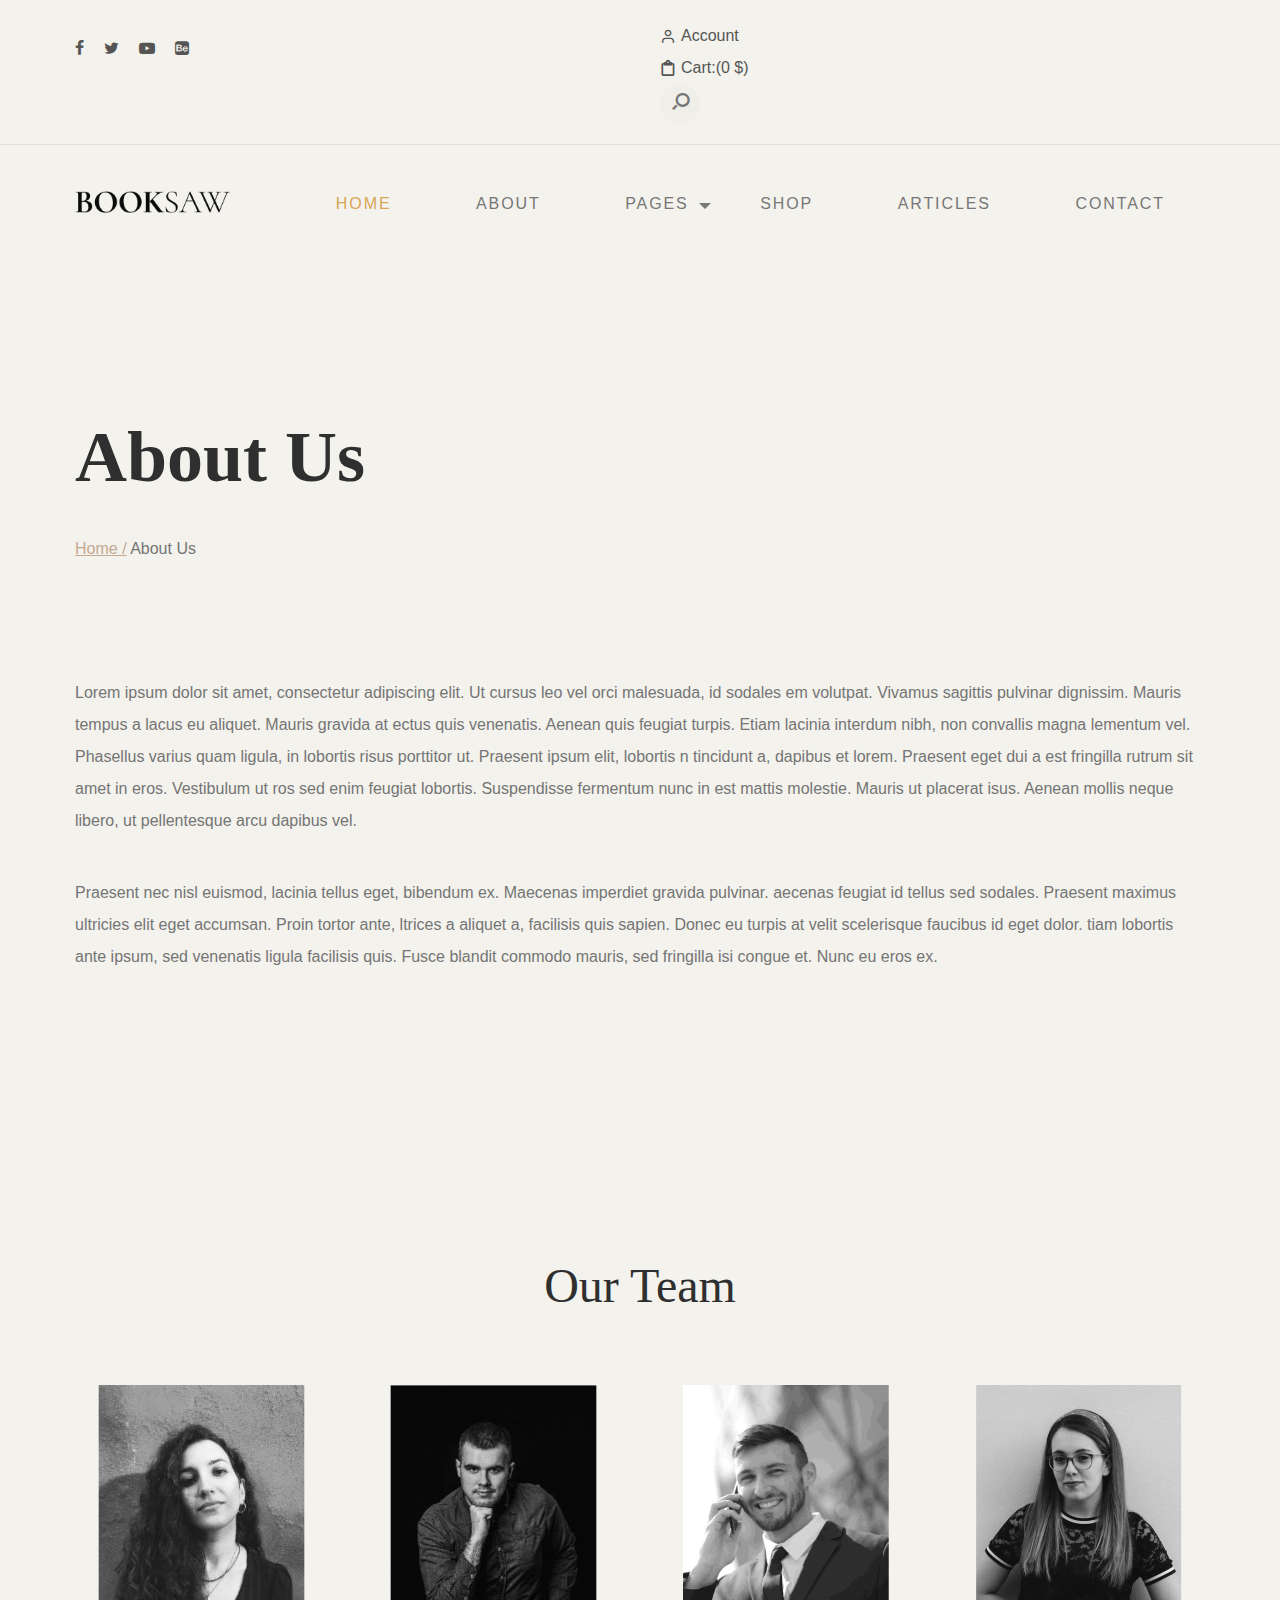
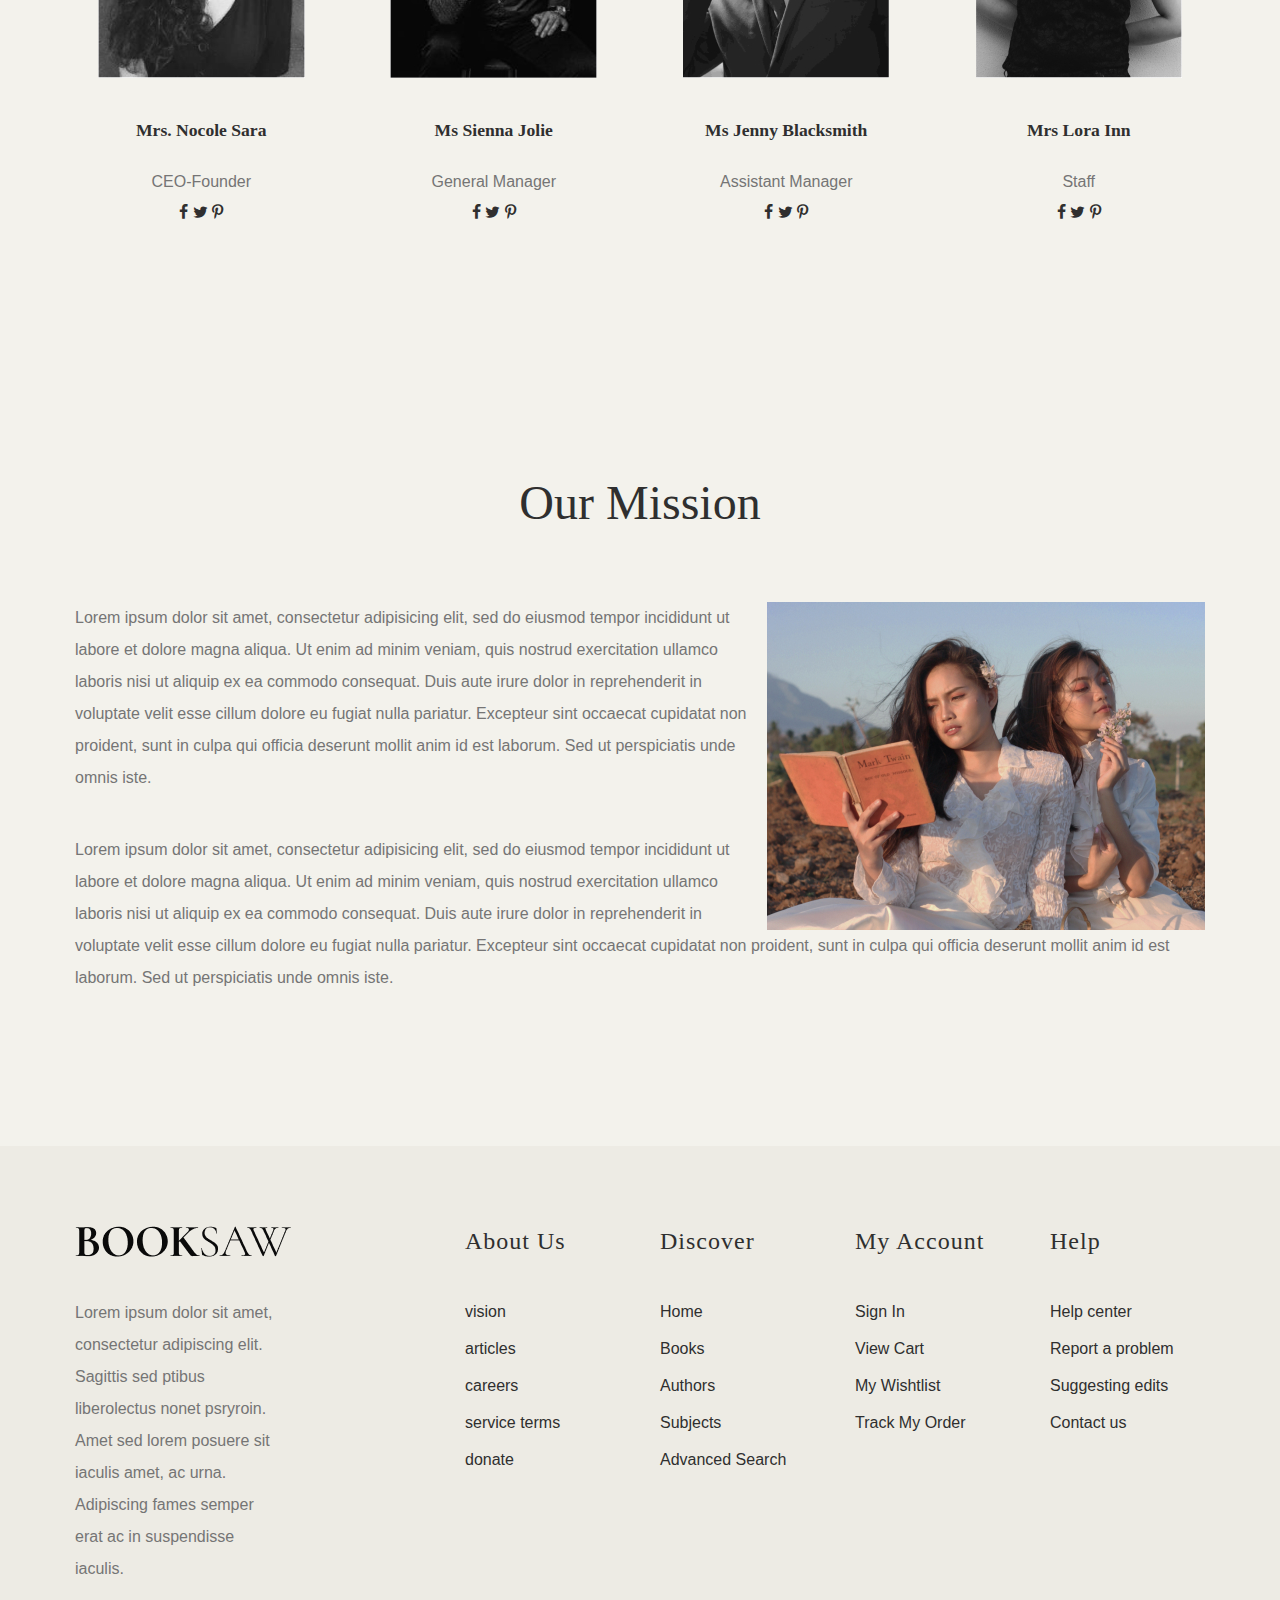
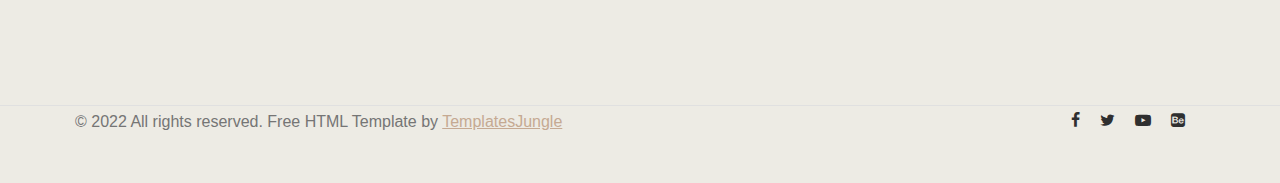
<file: QLThuVien/Book-Store/about.html>
<!DOCTYPE html>
	<html lang="en">
	<head>
		<title>Book Store</title>
		<meta charset="utf-8">
	    <meta http-equiv="X-UA-Compatible" content="IE=edge">
	    <meta name="viewport" content="width=device-width, initial-scale=1.0">
	    <meta name="format-detection" content="telephone=no">
	    <meta name="apple-mobile-web-app-capable" content="yes">
	    <meta name="author" content="">
	    <meta name="keywords" content="">
	    <meta name="description" content="">

	    <link rel="stylesheet" type="text/css" href="css/normalize.css">
	    <link rel="stylesheet" type="text/css" href="icomoon/icomoon.css">
	    <link rel="stylesheet" type="text/css" href="css/vendor.css">
	    <link rel="stylesheet" type="text/css" href="css/style.css">

		<!-- script
		================================================== -->
		<script src="js/modernizr.js"></script>

	</head>

<body>

<div id="header-wrap">
	
	<div class="top-content">
		<div class="container">
			<div class="row">
				<div class="col-md-6">
					<div class="social-links">
						<ul>
							<li>
								<a href="#"><i class="icon icon-facebook"></i></a>
							</li>
							<li>
								<a href="#"><i class="icon icon-twitter"></i></a>
							</li>
							<li>
								<a href="#"><i class="icon icon-youtube-play"></i></a>
							</li>
							<li>
								<a href="#"><i class="icon icon-behance-square"></i></a>
							</li>
						</ul>
					</div><!--social-links-->
				</div>
				<div class="col-md-6">
					<div class="right-element">
						<a href="#" class="user-account for-buy"><i class="icon icon-user"></i><span>Account</span></a>
						<a href="#" class="cart for-buy"><i class="icon icon-clipboard"></i><span>Cart:(0 $)</span></a>

						<div class="action-menu">

							<div class="search-bar">
								<a href="#" class="search-button search-toggle" data-selector="#header-wrap">
									<i class="icon icon-search"></i>
								</a>
								<form role="search" method="get" class="search-box">
									<input class="search-field text search-input" placeholder="Search" type="search">
								</form>
							</div>
						</div>

					</div><!--top-right-->
				</div>
				
			</div>
		</div>
	</div><!--top-content-->

	<header id="header">
		<div class="container">
			<div class="row">

				<div class="col-md-2">
					<div class="main-logo">
						<a href="index.html"><img src="images/main-logo.png" alt="logo"></a>
					</div>

				</div>

				<div class="col-md-10">
					
					<nav id="navbar">
						<div class="main-menu stellarnav">
							<ul class="menu-list">
								<li class="menu-item active"><a href="#home" data-effect="Home">Home</a></li>
								<li class="menu-item"><a href="#about" class="nav-link" data-effect="About">About</a></li>
								<li class="menu-item has-sub">
									<a href="#pages" class="nav-link" data-effect="Pages">Pages</a>

									<ul>
								        <li class="active"><a href="index.html">Home</a></li>
								        <li><a href="about.html">About</a></li>
								        <li><a href="styles.html">Styles</a></li>
								        <li><a href="blog.html">Blog</a></li>
								        <li><a href="single-post.html">Post Single</a></li>
								        <li><a href="shop.html">Our Store</a></li>
								        <li><a href="single-product.html">Product Single</a></li>
								        <li><a href="contact.html">Contact</a></li>
								        <li><a href="thank-you.html">Thank You</a></li>
								     </ul>

								</li>
								<li class="menu-item"><a href="#popular-books" class="nav-link" data-effect="Shop">Shop</a></li>
								<li class="menu-item"><a href="#latest-blog" class="nav-link" data-effect="Articles">Articles</a></li>
								<li class="menu-item"><a href="#contact" class="nav-link" data-effect="Contact">Contact</a></li>
							</ul>

							<div class="hamburger">
				                <span class="bar"></span>
				                <span class="bar"></span>
				                <span class="bar"></span>
				            </div>

						</div>
					</nav>

				</div>

			</div>
		</div>
	</header>
		
</div><!--header-wrap-->

<div class="site-banner">
	<div class="banner-content">
		<div class="container">
			<div class="row">
				<div class="col-md-12">			
					<div class="colored">
						<h1 class="page-title">About Us</h1>
						<div class="breadcum-items">
							<span class="item"><a href="index.html">Home /</a></span>
							<span class="item colored">About Us</span>
						</div>
					</div>
				</div>
			</div>
		</div>
	</div>
</div><!--site-banner-->

<section class="chief-detail padding-large">
	<div class="container">
		<div class="row">
			<div class="single-image col-md-12">
				<p>Lorem ipsum dolor sit amet, consectetur adipiscing elit. Ut cursus leo vel orci malesuada, id sodales em volutpat. Vivamus sagittis pulvinar dignissim. Mauris tempus a lacus eu aliquet. Mauris gravida at ectus quis venenatis. Aenean quis feugiat turpis. Etiam lacinia interdum nibh, non convallis magna lementum vel. Phasellus varius quam ligula, in lobortis risus porttitor ut. Praesent ipsum elit, lobortis n tincidunt a, dapibus et lorem. Praesent eget dui a est fringilla rutrum sit amet in eros. Vestibulum ut ros sed enim feugiat lobortis. Suspendisse fermentum nunc in est mattis molestie. Mauris ut placerat isus. Aenean mollis neque libero, ut pellentesque arcu dapibus vel.</p>
				<p>Praesent nec nisl euismod, lacinia tellus eget, bibendum ex. Maecenas imperdiet gravida pulvinar. aecenas feugiat id tellus sed sodales. Praesent maximus ultricies elit eget accumsan. Proin tortor ante, ltrices a aliquet a, facilisis quis sapien. Donec eu turpis at velit scelerisque faucibus id eget dolor. tiam lobortis ante ipsum, sed venenatis ligula facilisis quis. Fusce blandit commodo mauris, sed fringilla isi congue et. Nunc eu eros ex.</p>
				
			</div>
		</div>
	</div>
</section>

<section class="our-team bg-sand padding-large">
	<div class="container">
		<div class="row">
			
			<div class="col-md-12">
				<h2 class="section-title text-center mb-4">Our Team</h2>
			</div>

		</div>

		<div class="row">

			<div class="col-md-3">

				<div class="team-member text-center">
					
					<figure>
						<a href="#"><img src="images/team-member2.jpg" alt="post" class="member-image"></a>
					</figure>

					<div class="member-details text-center">
						<h4>Mrs. Nocole Sara</h4>
						<div class="designation colored">CEO-Founder</div>
						<div class="social-links color-primary ">
							<a href="#" class="icon icon-facebook pr-10"></a>
							<a href="#" class="icon icon-twitter pr-10"></a>
							<a href="#" class="icon icon-pinterest-p"></a>
						</div>
					</div>

				</div>

			</div><!--col-md-3-->

			<div class="col-md-3 text-center">

				<div class="team-member text-center">
					<figure>
						<img src="images/team-member5.jpg" alt="post" class="member-image">
					</figure>
					<div class="member-details text-center">
						<h4>Ms Sienna Jolie</h4>
						<div class="designation colored">General Manager</div>
						<div class="social-links color-primary">
							<a href="#" class="icon icon-facebook pr-10"></a>
							<a href="#" class="icon icon-twitter pr-10"></a>
							<a href="#" class="icon icon-pinterest-p"></a>
						</div>
					</div><!--text-content-->
				</div>

			</div><!--col-md-3-->

			<div class="col-md-3 text-center">

				<div class="team-member text-center">
					<figure>
						<img src="images/team-member7.jpg" alt="post" class="member-image">
					</figure>
					<div class="member-details text-center">
						<h4>Ms Jenny Blacksmith</h4>
						<div class="designation colored">Assistant Manager</div>
						<div class="social-links color-primary">
							<a href="#" class="icon icon-facebook pr-10"></a>
							<a href="#" class="icon icon-twitter pr-10"></a>
							<a href="#" class="icon icon-pinterest-p"></a>
						</div>
					</div><!--text-content-->
				</div>

			</div><!--col-md-3-->

			<div class="col-md-3 text-center">

				<div class="team-member text-center">
					<figure>
						<img src="images/team-member3.jpg" alt="post" class="member-image">
					</figure>
					<div class="member-details text-center">
						<h4>Mrs Lora Inn</h4>
						<div class="designation colored">Staff</div>
						<div class="social-links color-primary">
							<a href="#" class="icon icon-facebook pr-10"></a>
							<a href="#" class="icon icon-twitter pr-10"></a>
							<a href="#" class="icon icon-pinterest-p"></a>
						</div>
					</div><!--text-content-->
				</div>

			</div><!--col-md-3-->

		</div>
	</div>
</section>

<section class="padding-large">
	<div class="container">
		<h2 class="section-title text-center mt-5">Our Mission</h2>
		<div class="row">
			<div class="col-md-12">
				<img src="images/post-img3.jpg" alt="book-authors" class="align-right">
				<p>
					Lorem ipsum dolor sit amet, consectetur adipisicing elit, sed do eiusmod tempor incididunt ut labore et dolore magna aliqua. Ut enim ad minim veniam, quis nostrud exercitation ullamco laboris nisi ut aliquip ex ea commodo consequat. Duis aute irure dolor in reprehenderit in voluptate velit esse cillum dolore eu fugiat nulla pariatur. Excepteur sint occaecat cupidatat non proident, sunt in culpa qui officia deserunt mollit anim id est laborum. Sed ut perspiciatis unde omnis iste.
				</p>
				<p>
					Lorem ipsum dolor sit amet, consectetur adipisicing elit, sed do eiusmod tempor incididunt ut labore et dolore magna aliqua. Ut enim ad minim veniam, quis nostrud exercitation ullamco laboris nisi ut aliquip ex ea commodo consequat. Duis aute irure dolor in reprehenderit in voluptate velit esse cillum dolore eu fugiat nulla pariatur. Excepteur sint occaecat cupidatat non proident, sunt in culpa qui officia deserunt mollit anim id est laborum. Sed ut perspiciatis unde omnis iste.
				</p>
			
			</div>

		</div>
	</div>
</section>

<footer id="footer">
	<div class="container">
		<div class="row">

			<div class="col-md-4">
				
				<div class="footer-item">
					<div class="company-brand">
						<img src="images/main-logo.png" alt="logo" class="footer-logo">
						<p>Lorem ipsum dolor sit amet, consectetur adipiscing elit. Sagittis sed ptibus liberolectus nonet psryroin. Amet sed lorem posuere sit iaculis amet, ac urna. Adipiscing fames semper erat ac in suspendisse iaculis.</p>
					</div>
				</div>
				
			</div>

			<div class="col-md-2">

				<div class="footer-menu">
					<h5>About Us</h5>
					<ul class="menu-list">
						<li class="menu-item">
							<a href="#">vision</a>
						</li>
						<li class="menu-item">
							<a href="#">articles </a>
						</li>
						<li class="menu-item">
							<a href="#">careers</a>
						</li>
						<li class="menu-item">
							<a href="#">service terms</a>
						</li>
						<li class="menu-item">
							<a href="#">donate</a>
						</li>
					</ul>
				</div>

			</div>
			<div class="col-md-2">

				<div class="footer-menu">
					<h5>Discover</h5>
					<ul class="menu-list">
						<li class="menu-item">
							<a href="#">Home</a>
						</li>
						<li class="menu-item">
							<a href="#">Books</a>
						</li>
						<li class="menu-item">
							<a href="#">Authors</a>
						</li>
						<li class="menu-item">
							<a href="#">Subjects</a>
						</li>
						<li class="menu-item">
							<a href="#">Advanced Search</a>
						</li>
					</ul>
				</div>

			</div>
			<div class="col-md-2">

				<div class="footer-menu">
					<h5>My account</h5>
					<ul class="menu-list">
						<li class="menu-item">
							<a href="#">Sign In</a>
						</li>
						<li class="menu-item">
							<a href="#">View Cart</a>
						</li>
						<li class="menu-item">
							<a href="#">My Wishtlist</a>
						</li>
						<li class="menu-item">
							<a href="#">Track My Order</a>
						</li>
					</ul>
				</div>

			</div>
			<div class="col-md-2">

				<div class="footer-menu">
					<h5>Help</h5>
					<ul class="menu-list">
						<li class="menu-item">
							<a href="#">Help center</a>
						</li>
						<li class="menu-item">
							<a href="#">Report a problem</a>
						</li>
						<li class="menu-item">
							<a href="#">Suggesting edits</a>
						</li>
						<li class="menu-item">
							<a href="#">Contact us</a>
						</li>
					</ul>
				</div>

			</div>

		</div>
		<!-- / row -->

	</div>
</footer>

<div id="footer-bottom">
	<div class="container">
		<div class="row">
			<div class="col-md-12">

				<div class="copyright">
					<div class="row">

						<div class="col-md-6">
							<p>© 2022 All rights reserved. Free HTML Template by <a href="https://www.templatesjungle.com/" target="_blank">TemplatesJungle</a></p>
						</div>

						<div class="col-md-6">
							<div class="social-links align-right">
								<ul>
									<li>
										<a href="#"><i class="icon icon-facebook"></i></a>
									</li>
									<li>
										<a href="#"><i class="icon icon-twitter"></i></a>
									</li>
									<li>
										<a href="#"><i class="icon icon-youtube-play"></i></a>
									</li>
									<li>
										<a href="#"><i class="icon icon-behance-square"></i></a>
									</li>
								</ul>
							</div>
						</div>

					</div>
				</div><!--grid-->

			</div><!--footer-bottom-content-->
		</div>
	</div>
</div>

<script src="js/jquery-1.11.0.min.js"></script>
<script src="js/plugins.js"></script>
<script src="js/script.js"></script>

</body>
</html>
</file>
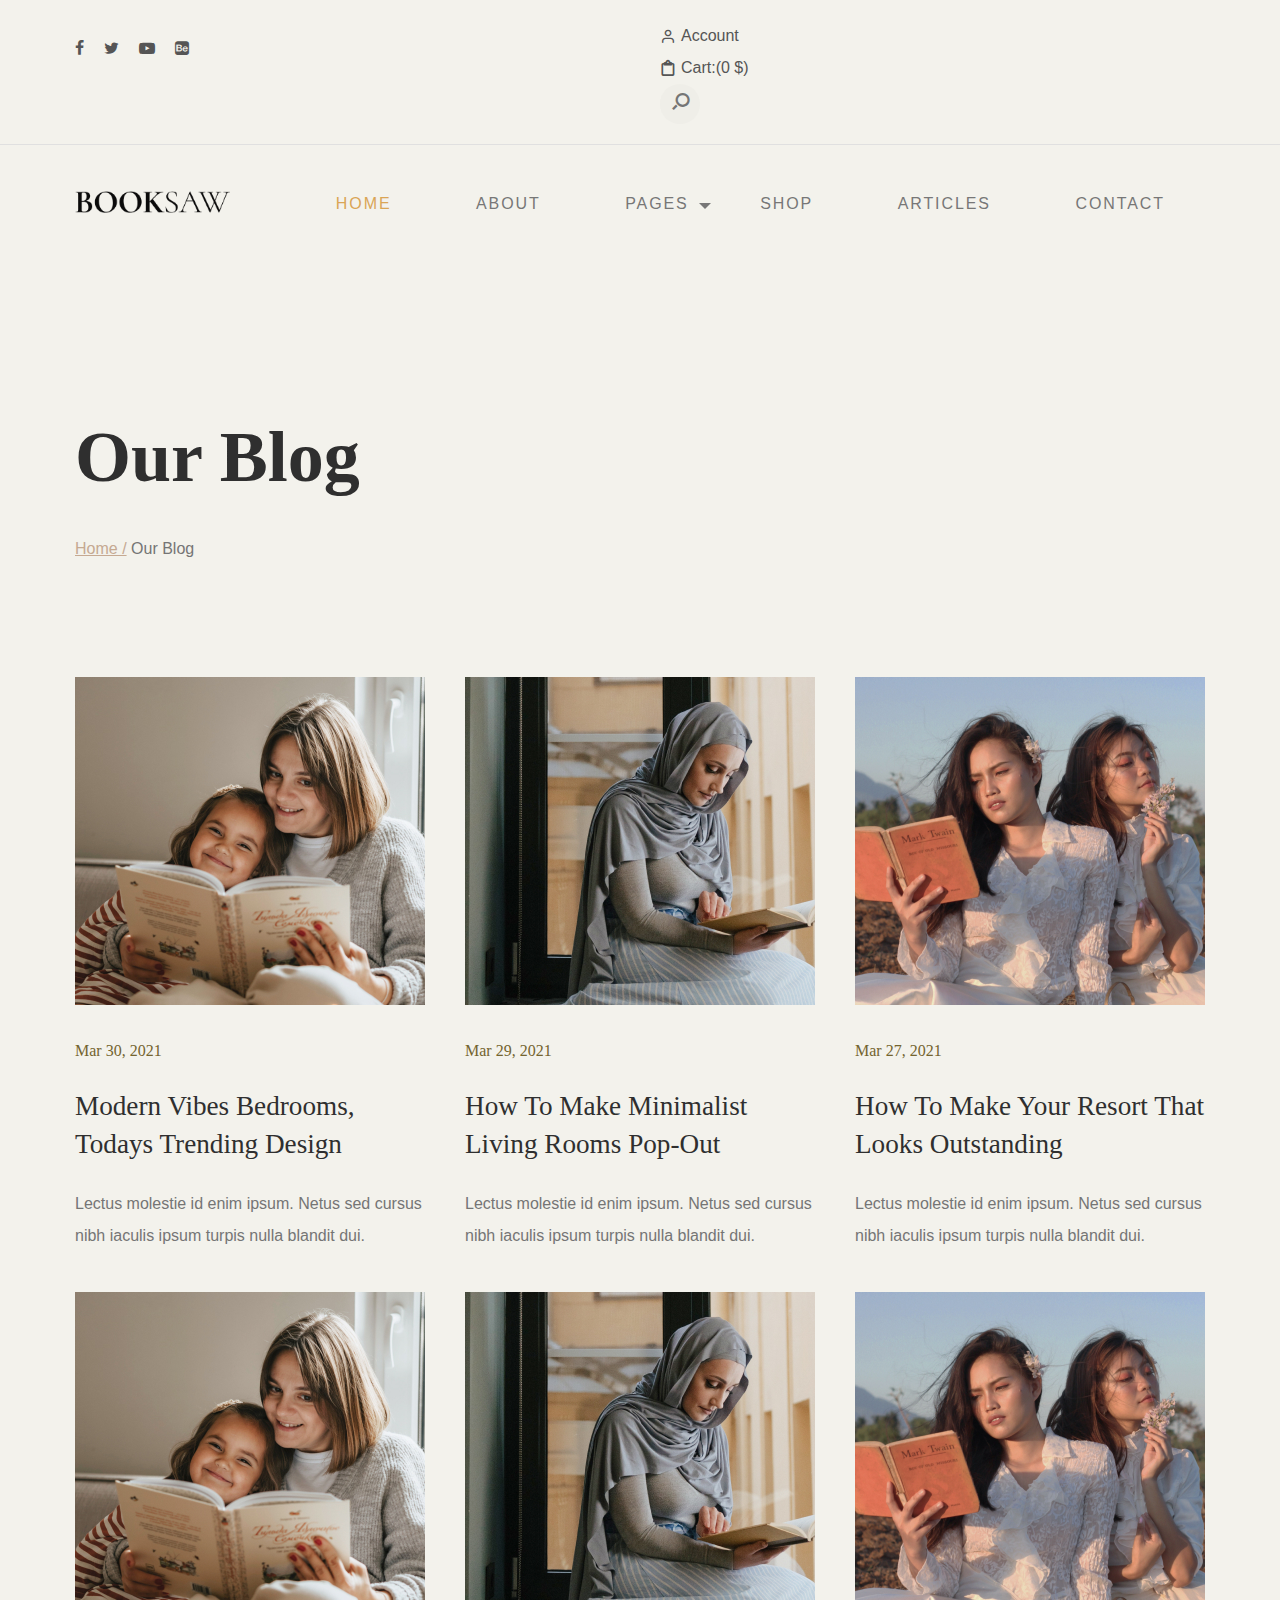
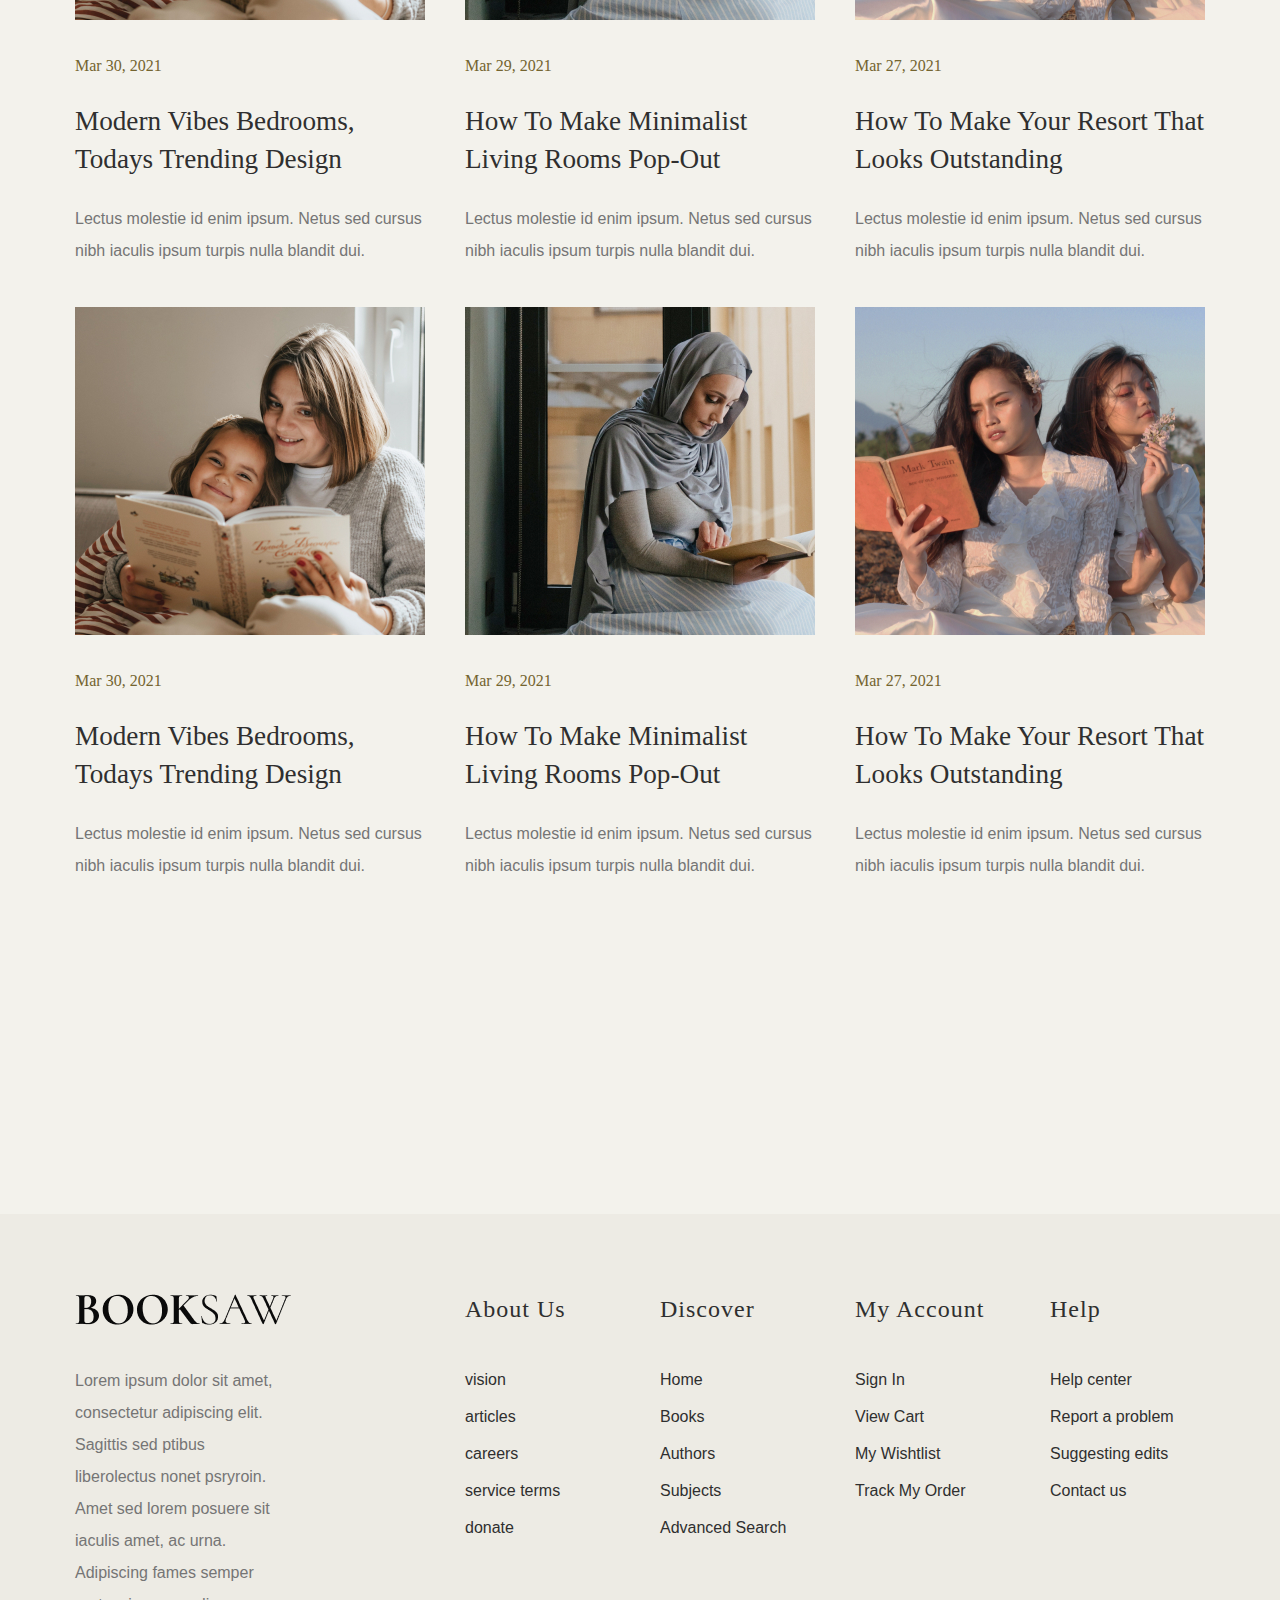
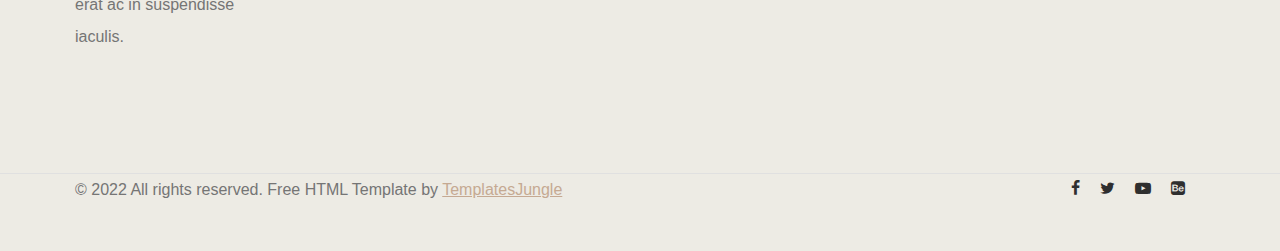
<file: QLThuVien/Book-Store/blog.html>
<!DOCTYPE html>
	<html lang="en">
	<head>
		<title>Book Store</title>
		<meta charset="utf-8">
	    <meta http-equiv="X-UA-Compatible" content="IE=edge">
	    <meta name="viewport" content="width=device-width, initial-scale=1.0">
	    <meta name="format-detection" content="telephone=no">
	    <meta name="apple-mobile-web-app-capable" content="yes">
	    <meta name="author" content="">
	    <meta name="keywords" content="">
	    <meta name="description" content="">

	    <link rel="stylesheet" type="text/css" href="css/normalize.css">
	    <link rel="stylesheet" type="text/css" href="icomoon/icomoon.css">
	    <link rel="stylesheet" type="text/css" href="css/vendor.css">
	    <link rel="stylesheet" type="text/css" href="css/style.css">

		<!-- script
		================================================== -->
		<script src="js/modernizr.js"></script>

	</head>

<body>

<div id="header-wrap">
	
	<div class="top-content">
		<div class="container">
			<div class="row">
				<div class="col-md-6">
					<div class="social-links">
						<ul>
							<li>
								<a href="#"><i class="icon icon-facebook"></i></a>
							</li>
							<li>
								<a href="#"><i class="icon icon-twitter"></i></a>
							</li>
							<li>
								<a href="#"><i class="icon icon-youtube-play"></i></a>
							</li>
							<li>
								<a href="#"><i class="icon icon-behance-square"></i></a>
							</li>
						</ul>
					</div><!--social-links-->
				</div>
				<div class="col-md-6">
					<div class="right-element">
						<a href="#" class="user-account for-buy"><i class="icon icon-user"></i><span>Account</span></a>
						<a href="#" class="cart for-buy"><i class="icon icon-clipboard"></i><span>Cart:(0 $)</span></a>

						<div class="action-menu">

							<div class="search-bar">
								<a href="#" class="search-button search-toggle" data-selector="#header-wrap">
									<i class="icon icon-search"></i>
								</a>
								<form role="search" method="get" class="search-box">
									<input class="search-field text search-input" placeholder="Search" type="search">
								</form>
							</div>
						</div>

					</div><!--top-right-->
				</div>
				
			</div>
		</div>
	</div><!--top-content-->

	<header id="header">
		<div class="container">
			<div class="row">

				<div class="col-md-2">
					<div class="main-logo">
						<a href="index.html"><img src="images/main-logo.png" alt="logo"></a>
					</div>

				</div>

				<div class="col-md-10">
					
					<nav id="navbar">
						<div class="main-menu stellarnav">
							<ul class="menu-list">
								<li class="menu-item active"><a href="#home" data-effect="Home">Home</a></li>
								<li class="menu-item"><a href="#about" class="nav-link" data-effect="About">About</a></li>
								<li class="menu-item has-sub">
									<a href="#pages" class="nav-link" data-effect="Pages">Pages</a>

									<ul>
								        <li class="active"><a href="index.html">Home</a></li>
								        <li><a href="about.html">About</a></li>
								        <li><a href="styles.html">Styles</a></li>
								        <li><a href="blog.html">Blog</a></li>
								        <li><a href="single-post.html">Post Single</a></li>
								        <li><a href="shop.html">Our Store</a></li>
								        <li><a href="single-product.html">Product Single</a></li>
								        <li><a href="contact.html">Contact</a></li>
								        <li><a href="thank-you.html">Thank You</a></li>
								     </ul>

								</li>
								<li class="menu-item"><a href="#popular-books" class="nav-link" data-effect="Shop">Shop</a></li>
								<li class="menu-item"><a href="#latest-blog" class="nav-link" data-effect="Articles">Articles</a></li>
								<li class="menu-item"><a href="#contact" class="nav-link" data-effect="Contact">Contact</a></li>
							</ul>

							<div class="hamburger">
				                <span class="bar"></span>
				                <span class="bar"></span>
				                <span class="bar"></span>
				            </div>

						</div>
					</nav>

				</div>

			</div>
		</div>
	</header>
		
</div><!--header-wrap-->


<section class="hero-section jarallax">
	
	<div class="container">
		<div class="row">
			<div class="col-md-12">			
				<h1 class="page-title">Our Blog</h1>
				<div class="breadcrumbs">
					<span class="item"><a href="index.html">Home /</a></span>
					<span class="item">Our Blog</span>
				</div>
			</div>
		</div>
	</div>

</section>

<section id="latest-blog" class="scrollspy-section padding-large">
	<div class="container">
		
		<div class="row">
			<div class="col-md-12">
				
				<!-- post grid -->
				<div class="post-grid">
					<div class="row">
						
						<div class="col-md-4">
							
							<article class="post-item">

								<figure>
									<a href="#" class="image-hvr-effect">
										<img src="images/post-img1.jpg" alt="post" class="post-image">			
									</a>
								</figure>

								<div class="post-content">	
									<div class="meta-date">Mar 30, 2021</div>			
								    <h3 class="post-title"><a href="#">modern vibes bedrooms, todays trending design</a></h3>
								    <p>Lectus molestie id enim ipsum. Netus sed cursus nibh iaculis ipsum turpis nulla blandit dui.</p>
								</div>
							</article>

						</div>

						<div class="col-md-4">

							<article class="post-item">
								<figure>
									<a href="#" class="image-hvr-effect">
										<img src="images/post-img2.jpg" alt="post" class="post-image">
									</a>
								</figure>
								<div class="post-content">	
									<div class="meta-date">Mar 29, 2021</div>			
								    <h3 class="post-title"><a href="#">How to make minimalist living rooms pop-out</a></h3>
								    <p>Lectus molestie id enim ipsum. Netus sed cursus nibh iaculis ipsum turpis nulla blandit dui.</p>
								</div>
							</article>
						</div>

						<div class="col-md-4">
							<article class="post-item">
								<figure>
									<a href="#" class="image-hvr-effect">
										<img src="images/post-img3.jpg" alt="post" class="post-image">
									</a>
								</figure>
								<div class="post-content">		
									<div class="meta-date">Mar 27, 2021</div>			
								    <h3 class="post-title"><a href="#">how to make your resort that looks outstanding</a></h3>
								    <p>Lectus molestie id enim ipsum. Netus sed cursus nibh iaculis ipsum turpis nulla blandit dui.</p>
								</div>
							</article>
						</div>

					</div>
				</div>
				<!-- / post grid -->

			</div>

		</div>

		<div class="row">
			<div class="col-md-12">
				
				<div class="post-grid">
					<div class="row">
						
						<div class="col-md-4">
							
							<article class="post-item">

								<figure>
									<a href="#" class="image-hvr-effect">
										<img src="images/post-img1.jpg" alt="post" class="post-image">			
									</a>
								</figure>

								<div class="post-content">	
									<div class="meta-date">Mar 30, 2021</div>			
								    <h3 class="post-title"><a href="#">modern vibes bedrooms, todays trending design</a></h3>
								    <p>Lectus molestie id enim ipsum. Netus sed cursus nibh iaculis ipsum turpis nulla blandit dui.</p>
								</div>
							</article>

						</div>

						<div class="col-md-4">

							<article class="post-item">
								<figure>
									<a href="#" class="image-hvr-effect">
										<img src="images/post-img2.jpg" alt="post" class="post-image">
									</a>
								</figure>
								<div class="post-content">	
									<div class="meta-date">Mar 29, 2021</div>			
								    <h3 class="post-title"><a href="#">How to make minimalist living rooms pop-out</a></h3>
								    <p>Lectus molestie id enim ipsum. Netus sed cursus nibh iaculis ipsum turpis nulla blandit dui.</p>
								</div>
							</article>
						</div>

						<div class="col-md-4">
							<article class="post-item">
								<figure>
									<a href="#" class="image-hvr-effect">
										<img src="images/post-img3.jpg" alt="post" class="post-image">
									</a>
								</figure>
								<div class="post-content">		
									<div class="meta-date">Mar 27, 2021</div>			
								    <h3 class="post-title"><a href="#">how to make your resort that looks outstanding</a></h3>
								    <p>Lectus molestie id enim ipsum. Netus sed cursus nibh iaculis ipsum turpis nulla blandit dui.</p>
								</div>
							</article>
						</div>

					</div>
				</div>

			</div>

		</div>


		<div class="row">
			<div class="col-md-12">
				
				<div class="post-grid">
					<div class="row">
						
						<div class="col-md-4">
							
							<article class="post-item">

								<figure>
									<a href="#" class="image-hvr-effect">
										<img src="images/post-img1.jpg" alt="post" class="post-image">			
									</a>
								</figure>

								<div class="post-content">	
									<div class="meta-date">Mar 30, 2021</div>			
								    <h3 class="post-title"><a href="#">modern vibes bedrooms, todays trending design</a></h3>
								    <p>Lectus molestie id enim ipsum. Netus sed cursus nibh iaculis ipsum turpis nulla blandit dui.</p>
								</div>
							</article>

						</div>

						<div class="col-md-4">

							<article class="post-item">
								<figure>
									<a href="#" class="image-hvr-effect">
										<img src="images/post-img2.jpg" alt="post" class="post-image">
									</a>
								</figure>
								<div class="post-content">	
									<div class="meta-date">Mar 29, 2021</div>			
								    <h3 class="post-title"><a href="#">How to make minimalist living rooms pop-out</a></h3>
								    <p>Lectus molestie id enim ipsum. Netus sed cursus nibh iaculis ipsum turpis nulla blandit dui.</p>
								</div>
							</article>
						</div>

						<div class="col-md-4">
							<article class="post-item">
								<figure>
									<a href="#" class="image-hvr-effect">
										<img src="images/post-img3.jpg" alt="post" class="post-image">
									</a>
								</figure>
								<div class="post-content">		
									<div class="meta-date">Mar 27, 2021</div>			
								    <h3 class="post-title"><a href="#">how to make your resort that looks outstanding</a></h3>
								    <p>Lectus molestie id enim ipsum. Netus sed cursus nibh iaculis ipsum turpis nulla blandit dui.</p>
								</div>
							</article>
						</div>

					</div>
				</div>

			</div>

		</div>


	</div>
</section>


<footer id="footer">
	<div class="container">
		<div class="row">

			<div class="col-md-4">
				
				<div class="footer-item">
					<div class="company-brand">
						<img src="images/main-logo.png" alt="logo" class="footer-logo">
						<p>Lorem ipsum dolor sit amet, consectetur adipiscing elit. Sagittis sed ptibus liberolectus nonet psryroin. Amet sed lorem posuere sit iaculis amet, ac urna. Adipiscing fames semper erat ac in suspendisse iaculis.</p>
					</div>
				</div>
				
			</div>

			<div class="col-md-2">

				<div class="footer-menu">
					<h5>About Us</h5>
					<ul class="menu-list">
						<li class="menu-item">
							<a href="#">vision</a>
						</li>
						<li class="menu-item">
							<a href="#">articles </a>
						</li>
						<li class="menu-item">
							<a href="#">careers</a>
						</li>
						<li class="menu-item">
							<a href="#">service terms</a>
						</li>
						<li class="menu-item">
							<a href="#">donate</a>
						</li>
					</ul>
				</div>

			</div>
			<div class="col-md-2">

				<div class="footer-menu">
					<h5>Discover</h5>
					<ul class="menu-list">
						<li class="menu-item">
							<a href="#">Home</a>
						</li>
						<li class="menu-item">
							<a href="#">Books</a>
						</li>
						<li class="menu-item">
							<a href="#">Authors</a>
						</li>
						<li class="menu-item">
							<a href="#">Subjects</a>
						</li>
						<li class="menu-item">
							<a href="#">Advanced Search</a>
						</li>
					</ul>
				</div>

			</div>
			<div class="col-md-2">

				<div class="footer-menu">
					<h5>My account</h5>
					<ul class="menu-list">
						<li class="menu-item">
							<a href="#">Sign In</a>
						</li>
						<li class="menu-item">
							<a href="#">View Cart</a>
						</li>
						<li class="menu-item">
							<a href="#">My Wishtlist</a>
						</li>
						<li class="menu-item">
							<a href="#">Track My Order</a>
						</li>
					</ul>
				</div>

			</div>
			<div class="col-md-2">

				<div class="footer-menu">
					<h5>Help</h5>
					<ul class="menu-list">
						<li class="menu-item">
							<a href="#">Help center</a>
						</li>
						<li class="menu-item">
							<a href="#">Report a problem</a>
						</li>
						<li class="menu-item">
							<a href="#">Suggesting edits</a>
						</li>
						<li class="menu-item">
							<a href="#">Contact us</a>
						</li>
					</ul>
				</div>

			</div>

		</div>
		<!-- / row -->

	</div>
</footer>

<div id="footer-bottom">
	<div class="container">
		<div class="row">
			<div class="col-md-12">

				<div class="copyright">
					<div class="row">

						<div class="col-md-6">
							<p>© 2022 All rights reserved. Free HTML Template by <a href="https://www.templatesjungle.com/" target="_blank">TemplatesJungle</a></p>
						</div>

						<div class="col-md-6">
							<div class="social-links align-right">
								<ul>
									<li>
										<a href="#"><i class="icon icon-facebook"></i></a>
									</li>
									<li>
										<a href="#"><i class="icon icon-twitter"></i></a>
									</li>
									<li>
										<a href="#"><i class="icon icon-youtube-play"></i></a>
									</li>
									<li>
										<a href="#"><i class="icon icon-behance-square"></i></a>
									</li>
								</ul>
							</div>
						</div>

					</div>
				</div><!--grid-->

			</div><!--footer-bottom-content-->
		</div>
	</div>
</div>

<script src="js/jquery-1.11.0.min.js"></script>
<script src="js/plugins.js"></script>
<script src="js/script.js"></script>

</body>
</html>
</file>
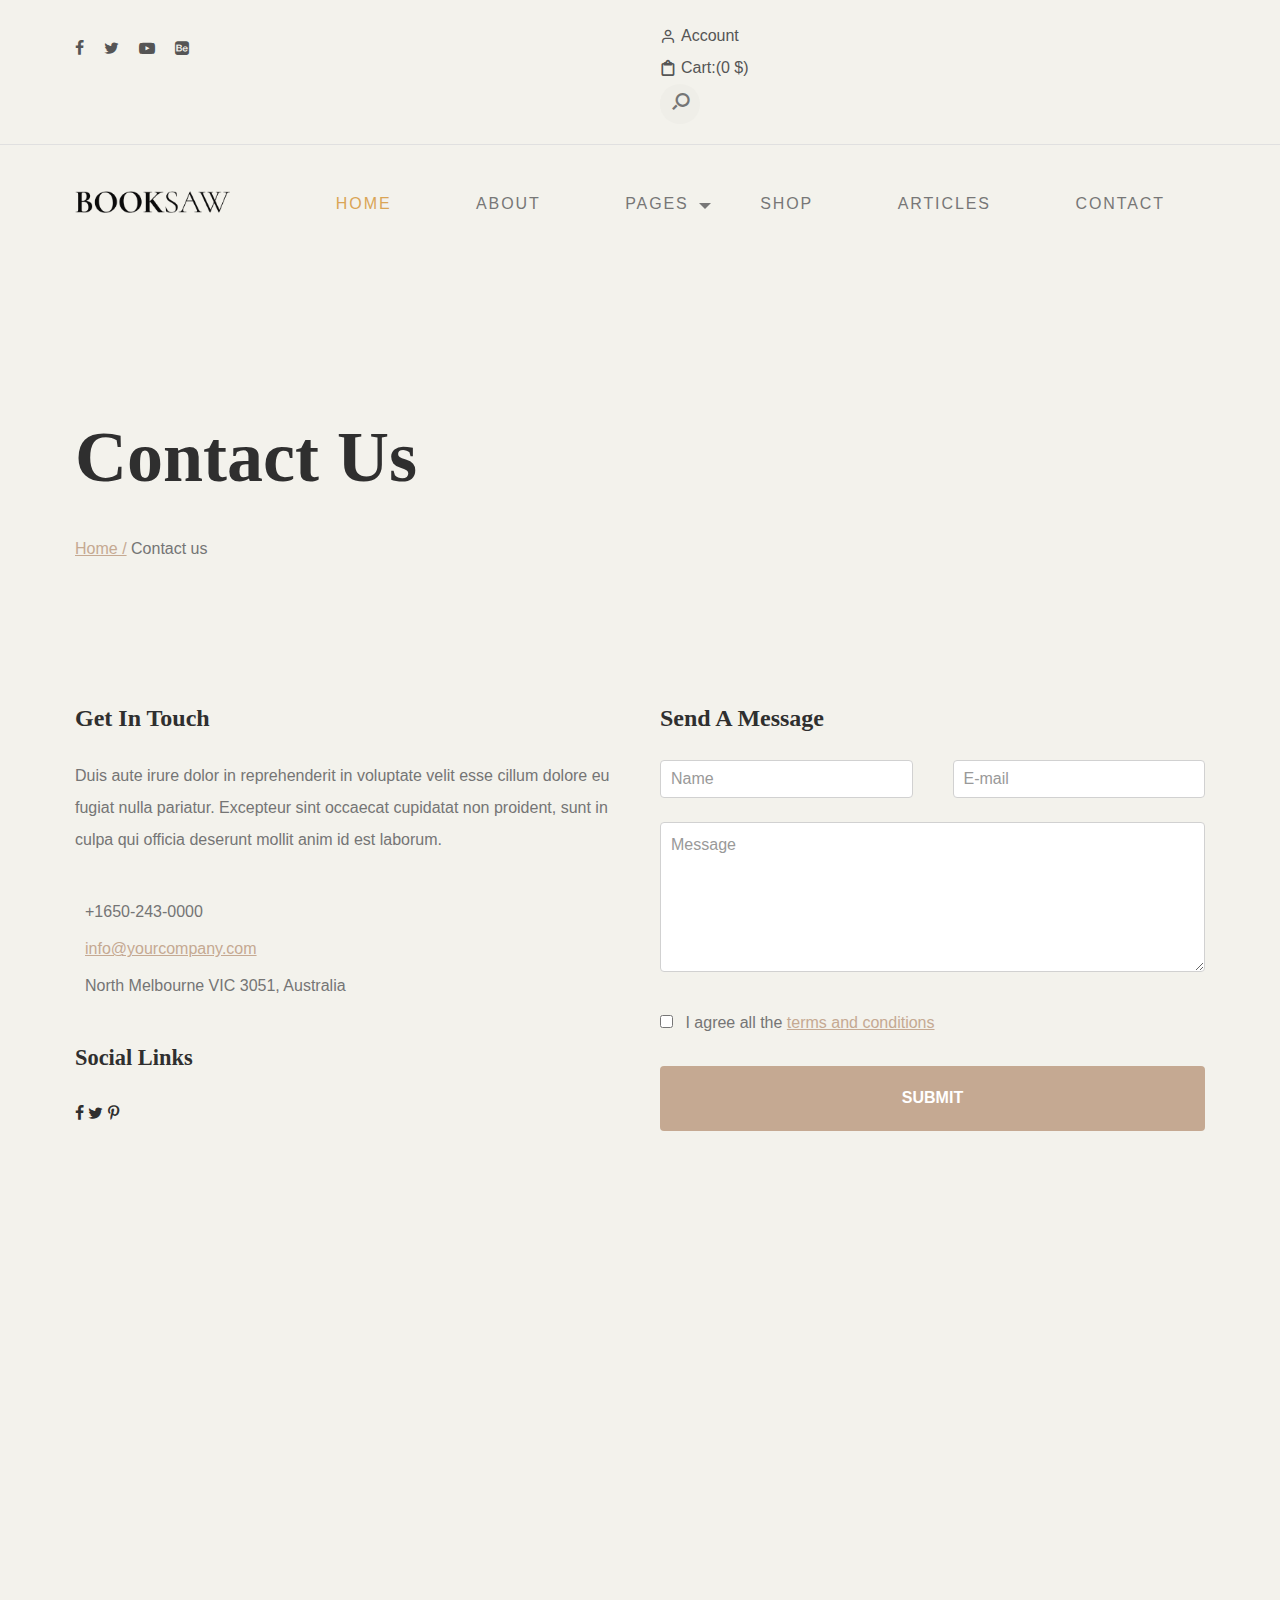
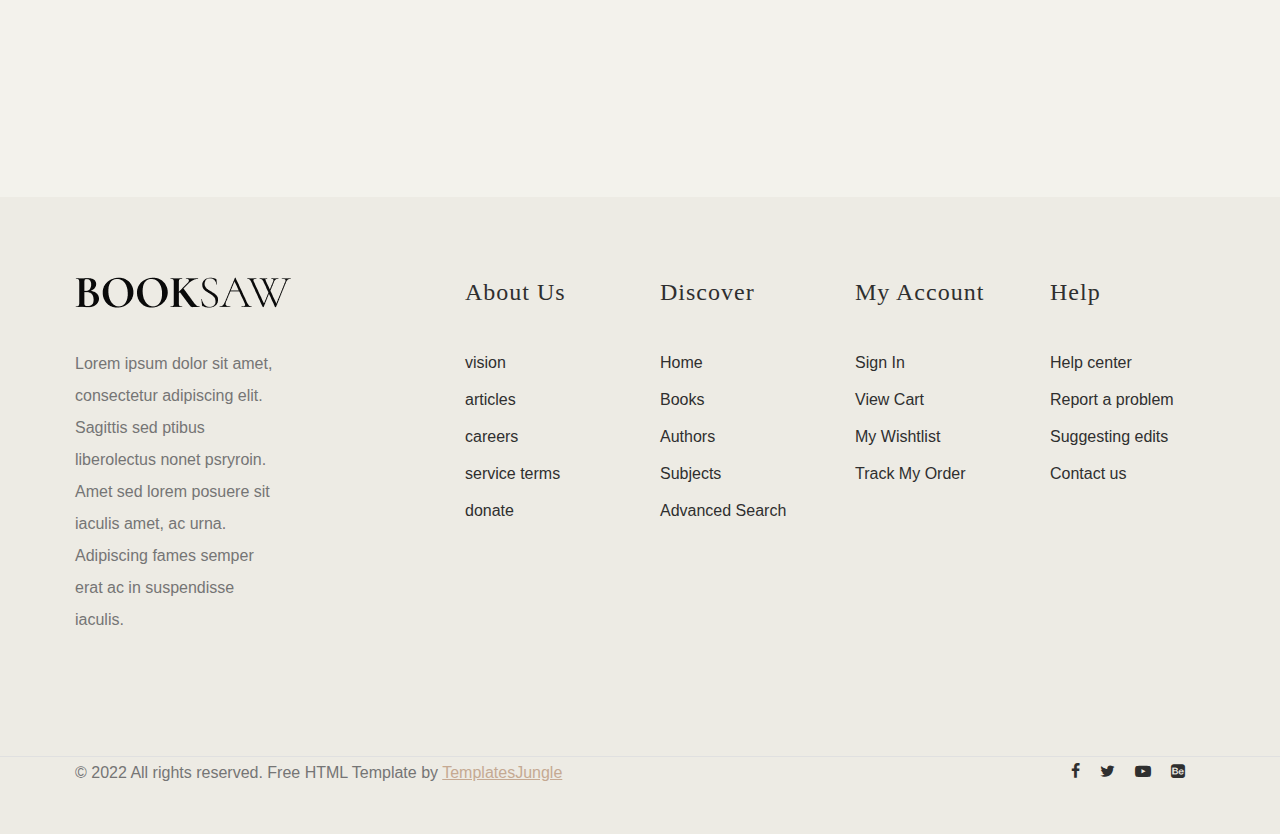
<file: QLThuVien/Book-Store/contact.html>
<!DOCTYPE html>
	<html lang="en">
	<head>
		<title>Book Store</title>
		<meta charset="utf-8">
	    <meta http-equiv="X-UA-Compatible" content="IE=edge">
	    <meta name="viewport" content="width=device-width, initial-scale=1.0">
	    <meta name="format-detection" content="telephone=no">
	    <meta name="apple-mobile-web-app-capable" content="yes">
	    <meta name="author" content="">
	    <meta name="keywords" content="">
	    <meta name="description" content="">

	    <link rel="stylesheet" type="text/css" href="css/normalize.css">
	    <link rel="stylesheet" type="text/css" href="icomoon/icomoon.css">
	    <link rel="stylesheet" type="text/css" href="css/vendor.css">
	    <link rel="stylesheet" type="text/css" href="css/style.css">

		<!-- script
		================================================== -->
		<script src="js/modernizr.js"></script>

	</head>

<body>


<div id="header-wrap">
	
	<div class="top-content">
		<div class="container">
			<div class="row">
				<div class="col-md-6">
					<div class="social-links">
						<ul>
							<li>
								<a href="#"><i class="icon icon-facebook"></i></a>
							</li>
							<li>
								<a href="#"><i class="icon icon-twitter"></i></a>
							</li>
							<li>
								<a href="#"><i class="icon icon-youtube-play"></i></a>
							</li>
							<li>
								<a href="#"><i class="icon icon-behance-square"></i></a>
							</li>
						</ul>
					</div><!--social-links-->
				</div>
				<div class="col-md-6">
					<div class="right-element">
						<a href="#" class="user-account for-buy"><i class="icon icon-user"></i><span>Account</span></a>
						<a href="#" class="cart for-buy"><i class="icon icon-clipboard"></i><span>Cart:(0 $)</span></a>

						<div class="action-menu">

							<div class="search-bar">
								<a href="#" class="search-button search-toggle" data-selector="#header-wrap">
									<i class="icon icon-search"></i>
								</a>
								<form role="search" method="get" class="search-box">
									<input class="search-field text search-input" placeholder="Search" type="search">
								</form>
							</div>
						</div>

					</div><!--top-right-->
				</div>
				
			</div>
		</div>
	</div><!--top-content-->

	<header id="header">
		<div class="container">
			<div class="row">

				<div class="col-md-2">
					<div class="main-logo">
						<a href="index.html"><img src="images/main-logo.png" alt="logo"></a>
					</div>

				</div>

				<div class="col-md-10">
					
					<nav id="navbar">
						<div class="main-menu stellarnav">
							<ul class="menu-list">
								<li class="menu-item active"><a href="#home" data-effect="Home">Home</a></li>
								<li class="menu-item"><a href="#about" class="nav-link" data-effect="About">About</a></li>
								<li class="menu-item has-sub">
									<a href="#pages" class="nav-link" data-effect="Pages">Pages</a>

									<ul>
								        <li class="active"><a href="index.html">Home</a></li>
								        <li><a href="about.html">About</a></li>
								        <li><a href="styles.html">Styles</a></li>
								        <li><a href="blog.html">Blog</a></li>
								        <li><a href="single-post.html">Post Single</a></li>
								        <li><a href="shop.html">Our Store</a></li>
								        <li><a href="single-product.html">Product Single</a></li>
								        <li><a href="contact.html">Contact</a></li>
								        <li><a href="thank-you.html">Thank You</a></li>
								     </ul>

								</li>
								<li class="menu-item"><a href="#popular-books" class="nav-link" data-effect="Shop">Shop</a></li>
								<li class="menu-item"><a href="#latest-blog" class="nav-link" data-effect="Articles">Articles</a></li>
								<li class="menu-item"><a href="#contact" class="nav-link" data-effect="Contact">Contact</a></li>
							</ul>

							<div class="hamburger">
				                <span class="bar"></span>
				                <span class="bar"></span>
				                <span class="bar"></span>
				            </div>

						</div>
					</nav>

				</div>

			</div>
		</div>
	</header>
		
</div><!--header-wrap-->

<section>
	<div class="container">
		<div class="row">
			<div class="col-md-12">
				<h1 class="page-title">Contact us</h1>
				<div class="breadcrumbs">
					<span class="item"><a href="index.html">Home /</a></span>
					<span class="item">Contact us</span>
				</div>
			</div>
		</div>
	</div>
</section>

<section class="contact-information padding-large mt-3">
	<div class="container">
		<div class="row">
			<div class="col-md-6 p-0 mb-3">
				
				<h2>Get in Touch</h2>

				<div class="contact-detail d-flex flex-wrap mt-4">
					<div class="detail mr-6 mb-4">
						<p>Duis aute irure dolor in reprehenderit in voluptate velit esse cillum dolore eu fugiat nulla pariatur. Excepteur sint occaecat cupidatat non proident, sunt in culpa qui officia deserunt mollit anim id est laborum.</p>
						<ul class="list-unstyled list-icon">
							<li><i class="icon icon-phone"></i>+1650-243-0000</li>
							<li><i class="icon icon-envelope-o"></i><a href="mailto:info@yourcompany.com">info@yourcompany.com</a></li>
							<li><i class="icon icon-location2"></i>North Melbourne VIC 3051, Australia</li>
						</ul>
					</div><!--detail-->
					<div class="detail mb-4">
						<h3>Social Links</h3>
						<div class="social-links flex-container">
							<a href="#" class="icon icon-facebook"></a>
							<a href="#" class="icon icon-twitter"></a>
							<a href="#" class="icon icon-pinterest-p"></a>
							<a href="#" class="icon icon-youtube"></a>
							<a href="#" class="icon icon-linkedin"></a>
						</div><!--social-links-->
					</div><!--detail-->

				</div><!--contact-detail-->
			</div><!--col-md-6-->

			<div class="col-md-6 p-0">
				
				<div class="contact-information">
					<h2>Send A Message</h2>
					<form name="contactform" action="contact.php" method="post" class="contact-form d-flex flex-wrap mt-4">
						<div class="row">
					    	<div class="col-md-6">
								<input type="text" minlength="2" name="name" placeholder="Name" class="u-full-width" required>
							</div>
							<div class="col-md-6">
								<input type="email" name="email" placeholder="E-mail" class="u-full-width" required>
							</div>
						</div>

						<div class="row">
							<div class="col-md-12">

								<textarea class="u-full-width" name="message" placeholder="Message" style="height: 150px;" required></textarea>

								<label>
								    <input type="checkbox" required>
								    <span class="label-body">I agree all the <a href="#">terms and conditions</a></span>
								</label>

								<button type="submit" name="submit" class="btn btn-full btn-rounded">Submit</button>
							</div>
						</div>
					</form>

				</div><!--contact-information-->

			</div><!--col-md-6-->

		</div>
	</div>
</section>

<section class="google-map">
	<div class="mapouter"><div class="gmap_canvas"><iframe width="100%" height="500" id="gmap_canvas" src="https://maps.google.com/maps?q=2880%20Broadway,%20New%20York&t=&z=13&ie=UTF8&iwloc=&output=embed" frameborder="0" scrolling="no" marginheight="0" marginwidth="0"></iframe><a href="https://getasearch.com/fmovies"></a><br><style>.mapouter{position:relative;text-align:right;height:500px;width:100%;}</style><a href="https://www.embedgooglemap.net">embedgooglemap.net</a><style>.gmap_canvas {overflow:hidden;background:none!important;height:500px;width:100%;}</style></div></div>
</section>



<footer id="footer">
	<div class="container">
		<div class="row">

			<div class="col-md-4">
				
				<div class="footer-item">
					<div class="company-brand">
						<img src="images/main-logo.png" alt="logo" class="footer-logo">
						<p>Lorem ipsum dolor sit amet, consectetur adipiscing elit. Sagittis sed ptibus liberolectus nonet psryroin. Amet sed lorem posuere sit iaculis amet, ac urna. Adipiscing fames semper erat ac in suspendisse iaculis.</p>
					</div>
				</div>
				
			</div>

			<div class="col-md-2">

				<div class="footer-menu">
					<h5>About Us</h5>
					<ul class="menu-list">
						<li class="menu-item">
							<a href="#">vision</a>
						</li>
						<li class="menu-item">
							<a href="#">articles </a>
						</li>
						<li class="menu-item">
							<a href="#">careers</a>
						</li>
						<li class="menu-item">
							<a href="#">service terms</a>
						</li>
						<li class="menu-item">
							<a href="#">donate</a>
						</li>
					</ul>
				</div>

			</div>
			<div class="col-md-2">

				<div class="footer-menu">
					<h5>Discover</h5>
					<ul class="menu-list">
						<li class="menu-item">
							<a href="#">Home</a>
						</li>
						<li class="menu-item">
							<a href="#">Books</a>
						</li>
						<li class="menu-item">
							<a href="#">Authors</a>
						</li>
						<li class="menu-item">
							<a href="#">Subjects</a>
						</li>
						<li class="menu-item">
							<a href="#">Advanced Search</a>
						</li>
					</ul>
				</div>

			</div>
			<div class="col-md-2">

				<div class="footer-menu">
					<h5>My account</h5>
					<ul class="menu-list">
						<li class="menu-item">
							<a href="#">Sign In</a>
						</li>
						<li class="menu-item">
							<a href="#">View Cart</a>
						</li>
						<li class="menu-item">
							<a href="#">My Wishtlist</a>
						</li>
						<li class="menu-item">
							<a href="#">Track My Order</a>
						</li>
					</ul>
				</div>

			</div>
			<div class="col-md-2">

				<div class="footer-menu">
					<h5>Help</h5>
					<ul class="menu-list">
						<li class="menu-item">
							<a href="#">Help center</a>
						</li>
						<li class="menu-item">
							<a href="#">Report a problem</a>
						</li>
						<li class="menu-item">
							<a href="#">Suggesting edits</a>
						</li>
						<li class="menu-item">
							<a href="#">Contact us</a>
						</li>
					</ul>
				</div>

			</div>

		</div>
		<!-- / row -->

	</div>
</footer>

<div id="footer-bottom">
	<div class="container">
		<div class="row">
			<div class="col-md-12">

				<div class="copyright">
					<div class="row">

						<div class="col-md-6">
							<p>© 2022 All rights reserved. Free HTML Template by <a href="https://www.templatesjungle.com/" target="_blank">TemplatesJungle</a></p>
						</div>

						<div class="col-md-6">
							<div class="social-links align-right">
								<ul>
									<li>
										<a href="#"><i class="icon icon-facebook"></i></a>
									</li>
									<li>
										<a href="#"><i class="icon icon-twitter"></i></a>
									</li>
									<li>
										<a href="#"><i class="icon icon-youtube-play"></i></a>
									</li>
									<li>
										<a href="#"><i class="icon icon-behance-square"></i></a>
									</li>
								</ul>
							</div>
						</div>

					</div>
				</div><!--grid-->

			</div><!--footer-bottom-content-->
		</div>
	</div>
</div>

<script src="js/jquery-1.11.0.min.js"></script>
<script src="js/plugins.js"></script>
<script src="js/script.js"></script>

</body>
</html>
</file>
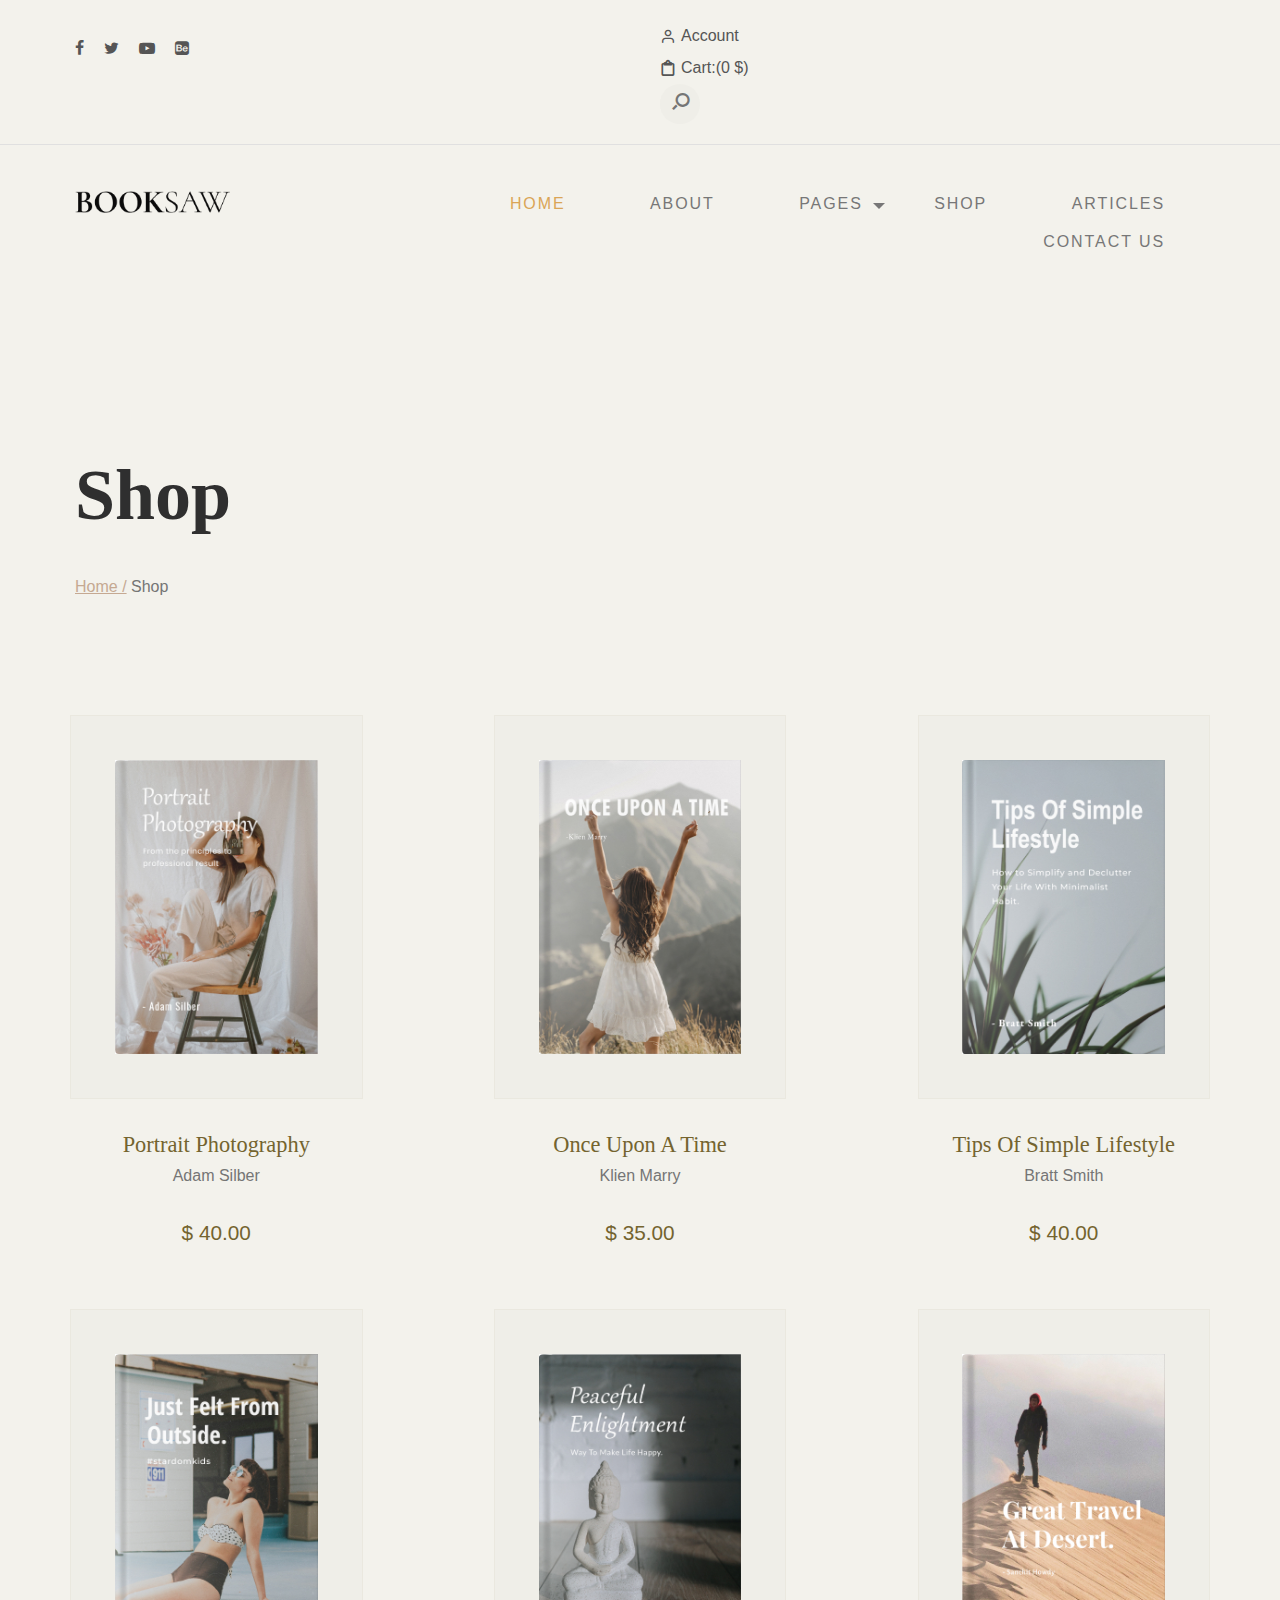
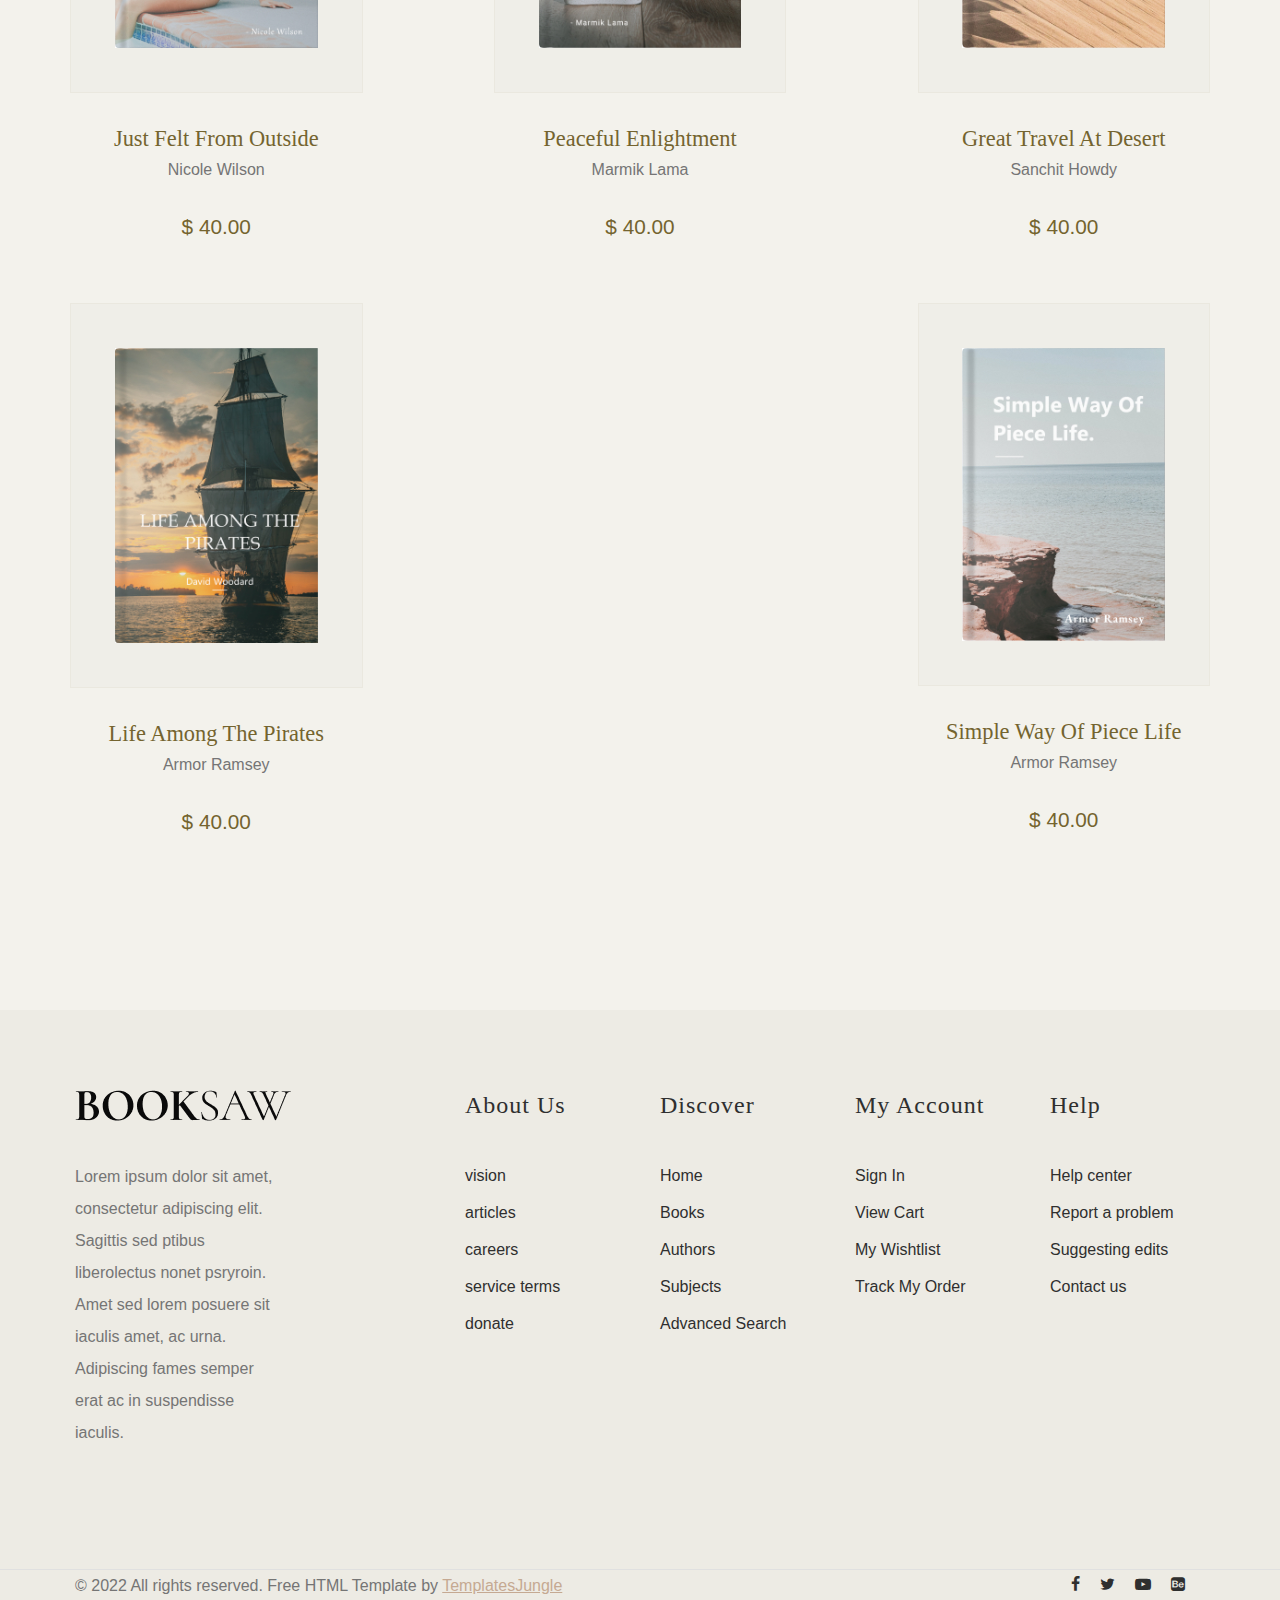
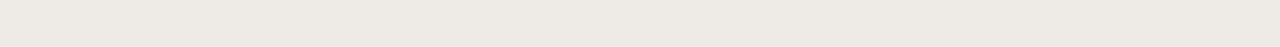
<file: QLThuVien/Book-Store/shop.html>
<!DOCTYPE html>
	<html lang="en">
	<head>
		<title>Book Store</title>
		<meta charset="utf-8">
	    <meta http-equiv="X-UA-Compatible" content="IE=edge">
	    <meta name="viewport" content="width=device-width, initial-scale=1.0">
	    <meta name="format-detection" content="telephone=no">
	    <meta name="apple-mobile-web-app-capable" content="yes">
	    <meta name="author" content="">
	    <meta name="keywords" content="">
	    <meta name="description" content="">

	    <link rel="stylesheet" type="text/css" href="css/normalize.css">
	    <link rel="stylesheet" type="text/css" href="icomoon/icomoon.css">
	    <link rel="stylesheet" type="text/css" href="css/vendor.css">
	    <link rel="stylesheet" type="text/css" href="css/style.css">

		<!-- script
		================================================== -->
		<script src="js/modernizr.js"></script>

	</head>

<body>


<div id="header-wrap">
	
	<div class="top-content">
		<div class="container">
			<div class="row">
				<div class="col-md-6">
					<div class="social-links">
						<ul>
							<li>
								<a href="#"><i class="icon icon-facebook"></i></a>
							</li>
							<li>
								<a href="#"><i class="icon icon-twitter"></i></a>
							</li>
							<li>
								<a href="#"><i class="icon icon-youtube-play"></i></a>
							</li>
							<li>
								<a href="#"><i class="icon icon-behance-square"></i></a>
							</li>
						</ul>
					</div><!--social-links-->
				</div>
				<div class="col-md-6">
					<div class="right-element">
						<a href="#" class="user-account for-buy"><i class="icon icon-user"></i><span>Account</span></a>
						<a href="#" class="cart for-buy"><i class="icon icon-clipboard"></i><span>Cart:(0 $)</span></a>

						<div class="action-menu">

							<div class="search-bar">
								<a href="#" class="search-button search-toggle" data-selector="#header-wrap">
									<i class="icon icon-search"></i>
								</a>
								<form role="search" method="get" class="search-box">
									<input class="search-field text search-input" placeholder="Search" type="search">
								</form>
							</div>
						</div>

					</div><!--top-right-->
				</div>
				
			</div>
		</div>
	</div><!--top-content-->

	<header id="header">
		<div class="container">
			<div class="row">

				<div class="col-md-2">
					<div class="main-logo">
						<a href="index.html"><img src="images/main-logo.png" alt="logo"></a>
					</div>

				</div>

				<div class="col-md-10">
					
					<nav id="navbar">
						<div class="main-menu stellarnav">
							<ul class="menu-list">
								<li class="menu-item active"><a href="#home" data-effect="Home">Home</a></li>
								<li class="menu-item"><a href="#about" class="nav-link" data-effect="About">About</a></li>
								<li class="menu-item has-sub">
									<a href="#pages" class="nav-link" data-effect="Pages">Pages</a>

									<ul>
								        <li class="active"><a href="index.html">Home</a></li>
								        <li><a href="about.html">About</a></li>
								        <li><a href="styles.html">Styles</a></li>
								        <li><a href="blog.html">Blog</a></li>
								        <li><a href="single-post.html">Post Single</a></li>
								        <li><a href="shop.html">Our Store</a></li>
								        <li><a href="single-product.html">Product Single</a></li>
								        <li><a href="contact.html">Contact</a></li>
								        <li><a href="thank-you.html">Thank You</a></li>
								     </ul>

								</li>
								<li class="menu-item"><a href="#popular-books" class="nav-link" data-effect="Shop">Shop</a></li>
								<li class="menu-item"><a href="#latest-blog" class="nav-link" data-effect="Articles">Articles</a></li>
								<li class="menu-item"><a href="#contact" class="nav-link" data-effect="Contact">Contact Us</a></li>
							</ul>

							<div class="hamburger">
				                <span class="bar"></span>
				                <span class="bar"></span>
				                <span class="bar"></span>
				            </div>

						</div>
					</nav>

				</div>

			</div>
		</div>
	</header>
		
</div><!--header-wrap-->

<div>
	<div class="container">
		<div class="row">
			<div class="col-md-12">			
				<div class="colored">
					<h1 class="page-title">Shop</h1>
					<div class="breadcum-items">
						<span class="item"><a href="index.html">Home /</a></span>
						<span class="item colored">Shop</span>
					</div>
				</div>
			</div>
		</div>
	</div>
</div><!--site-banner-->

<section class="padding-large">
	<div class="container">
		<div class="row">

			<div class="products-grid grid">

			  	<figure class="product-style">
					<img src="images/tab-item1.jpg" alt="Books" class="product-item">
					<button type="button" class="add-to-cart" data-product-tile="add-to-cart">Add to Cart</button>
					<figcaption>
						<h3>Portrait photography</h3>
						<p>Adam Silber</p>
						<div class="item-price">$ 40.00</div>
					</figcaption>
				</figure>

			  	<figure class="product-style">
					<img src="images/tab-item2.jpg" alt="Books" class="product-item">
					<button type="button" class="add-to-cart" data-product-tile="add-to-cart">Add to Cart</button>
					<figcaption>
						<h3>Once upon a time</h3>
						<p>Klien Marry</p>
						<div class="item-price">$ 35.00</div>
					</figcaption>
				</figure>

			  	<figure class="product-style">
					<img src="images/tab-item3.jpg" alt="Books" class="product-item">
					<button type="button" class="add-to-cart" data-product-tile="add-to-cart">Add to Cart</button>
					<figcaption>
						<h3>Tips of simple lifestyle</h3>
						<p>Bratt Smith</p>
						<div class="item-price">$ 40.00</div>
					</figcaption>
				</figure>

			  	<figure class="product-style">
					<img src="images/tab-item4.jpg" alt="Books" class="product-item">
					<button type="button" class="add-to-cart" data-product-tile="add-to-cart">Add to Cart</button>
					<figcaption>
						<h3>Just felt from outside</h3>
						<p>Nicole Wilson</p>
						<div class="item-price">$ 40.00</div>
					</figcaption>
				</figure>

			  	<figure class="product-style">
					<img src="images/tab-item5.jpg" alt="Books" class="product-item">
					<button type="button" class="add-to-cart" data-product-tile="add-to-cart">Add to Cart</button>
					<figcaption>
						<h3>Peaceful Enlightment</h3>
						<p>Marmik Lama</p>
						<div class="item-price">$ 40.00</div>
					</figcaption>
				</figure>

			  	<figure class="product-style">
					<img src="images/tab-item6.jpg" alt="Books" class="product-item">
					<button type="button" class="add-to-cart" data-product-tile="add-to-cart">Add to Cart</button>
					<figcaption>
						<h3>Great travel at desert</h3>
						<p>Sanchit Howdy</p>
						<div class="item-price">$ 40.00</div>
					</figcaption>
				</figure>

			  	<figure class="product-style">
					<img src="images/tab-item7.jpg" alt="Books" class="product-item">
					<button type="button" class="add-to-cart" data-product-tile="add-to-cart">Add to Cart</button>
					<figcaption>
						<h3>Life among the pirates</h3>
						<p>Armor Ramsey</p>
						<div class="item-price">$ 40.00</div>
					</figcaption>
				</figure>

			  	<figure class="product-style">
					<img src="images/tab-item8.jpg" alt="Books" class="product-item">
					<button type="button" class="add-to-cart" data-product-tile="add-to-cart">Add to Cart</button>
					<figcaption>
						<h3>Simple way of piece life</h3>
						<p>Armor Ramsey</p>
						<div class="item-price">$ 40.00</div>
					</figcaption>
				</figure>

	    	</div>

		</div>
	</div>
</section>


<footer id="footer">
	<div class="container">
		<div class="row">

			<div class="col-md-4">
				
				<div class="footer-item">
					<div class="company-brand">
						<img src="images/main-logo.png" alt="logo" class="footer-logo">
						<p>Lorem ipsum dolor sit amet, consectetur adipiscing elit. Sagittis sed ptibus liberolectus nonet psryroin. Amet sed lorem posuere sit iaculis amet, ac urna. Adipiscing fames semper erat ac in suspendisse iaculis.</p>
					</div>
				</div>
				
			</div>

			<div class="col-md-2">

				<div class="footer-menu">
					<h5>About Us</h5>
					<ul class="menu-list">
						<li class="menu-item">
							<a href="#">vision</a>
						</li>
						<li class="menu-item">
							<a href="#">articles </a>
						</li>
						<li class="menu-item">
							<a href="#">careers</a>
						</li>
						<li class="menu-item">
							<a href="#">service terms</a>
						</li>
						<li class="menu-item">
							<a href="#">donate</a>
						</li>
					</ul>
				</div>

			</div>
			<div class="col-md-2">

				<div class="footer-menu">
					<h5>Discover</h5>
					<ul class="menu-list">
						<li class="menu-item">
							<a href="#">Home</a>
						</li>
						<li class="menu-item">
							<a href="#">Books</a>
						</li>
						<li class="menu-item">
							<a href="#">Authors</a>
						</li>
						<li class="menu-item">
							<a href="#">Subjects</a>
						</li>
						<li class="menu-item">
							<a href="#">Advanced Search</a>
						</li>
					</ul>
				</div>

			</div>
			<div class="col-md-2">

				<div class="footer-menu">
					<h5>My account</h5>
					<ul class="menu-list">
						<li class="menu-item">
							<a href="#">Sign In</a>
						</li>
						<li class="menu-item">
							<a href="#">View Cart</a>
						</li>
						<li class="menu-item">
							<a href="#">My Wishtlist</a>
						</li>
						<li class="menu-item">
							<a href="#">Track My Order</a>
						</li>
					</ul>
				</div>

			</div>
			<div class="col-md-2">

				<div class="footer-menu">
					<h5>Help</h5>
					<ul class="menu-list">
						<li class="menu-item">
							<a href="#">Help center</a>
						</li>
						<li class="menu-item">
							<a href="#">Report a problem</a>
						</li>
						<li class="menu-item">
							<a href="#">Suggesting edits</a>
						</li>
						<li class="menu-item">
							<a href="#">Contact us</a>
						</li>
					</ul>
				</div>

			</div>

		</div>
		<!-- / row -->

	</div>
</footer>

<div id="footer-bottom">
	<div class="container">
		<div class="row">
			<div class="col-md-12">

				<div class="copyright">
					<div class="row">

						<div class="col-md-6">
							<p>© 2022 All rights reserved. Free HTML Template by <a href="https://www.templatesjungle.com/" target="_blank">TemplatesJungle</a></p>
						</div>

						<div class="col-md-6">
							<div class="social-links align-right">
								<ul>
									<li>
										<a href="#"><i class="icon icon-facebook"></i></a>
									</li>
									<li>
										<a href="#"><i class="icon icon-twitter"></i></a>
									</li>
									<li>
										<a href="#"><i class="icon icon-youtube-play"></i></a>
									</li>
									<li>
										<a href="#"><i class="icon icon-behance-square"></i></a>
									</li>
								</ul>
							</div>
						</div>

					</div>
				</div><!--grid-->

			</div><!--footer-bottom-content-->
		</div>
	</div>
</div>

<script src="js/jquery-1.11.0.min.js"></script>
<script src="js/plugins.js"></script>
<script src="js/script.js"></script>

</body>
</html>
</file>
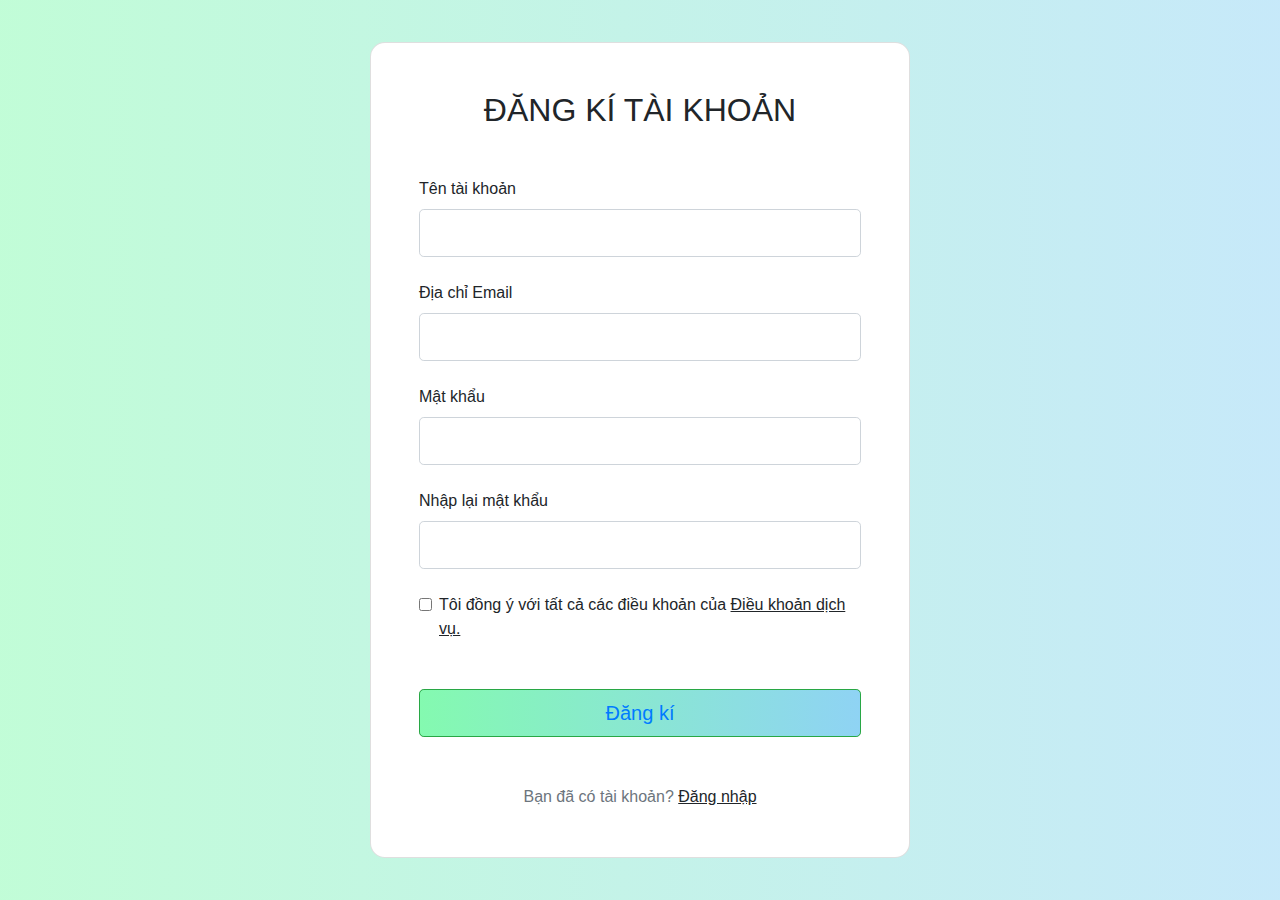
<file: QLThuVien/Book-Store/signup.html>
<!DOCTYPE html>
<html lang="en">

<head>
    <meta charset="UTF-8">
    <meta http-equiv="X-UA-Compatible" content="IE=edge">
    <meta name="viewport" content="width=device-width, initial-scale=1.0">
    <link rel="stylesheet" href="css/bg.css">
    <link rel="stylesheet" href="https://cdn.jsdelivr.net/npm/bootstrap@4.6.2/dist/css/bootstrap.min.css">
    <title>Sign Up</title>
</head>

<body>
    <section class="vh-100 bg-image"
        style="background-image: url('https://mdbcdn.b-cdn.net/img/Photos/new-templates/search-box/img4.webp');">
        <div class="mask d-flex align-items-center h-100 gradient-custom-3">
            <div class="container h-100">
                <div class="row d-flex justify-content-center align-items-center h-100">
                    <div class="col-12 col-md-9 col-lg-7 col-xl-6">
                        <div class="card" style="border-radius: 15px;">
                            <div class="card-body p-5">
                                <h2 class="text-uppercase text-center mb-5">đăng kí tài khoản</h2>

                                <form>

                                    <div class="form-outline mb-4">
                                        <label class="form-label" for="form3Example1cg">Tên tài khoản</label>
                                        <input type="text" id="form3Example1cg" class="form-control form-control-lg" />
                                    </div>

                                    <div class="form-outline mb-4">
                                        <label class="form-label" for="form3Example3cg">Địa chỉ Email</label>
                                        <input type="email" id="form3Example3cg" class="form-control form-control-lg" />
                                    </div>

                                    <div class="form-outline mb-4">
                                        <label class="form-label" for="form3Example4cg">Mật khẩu</label>
                                        <input type="password" id="form3Example4cg"
                                            class="form-control form-control-lg" />
                                    </div>

                                    <div class="form-outline mb-4">
                                        <label class="form-label" for="form3Example4cdg">Nhập lại mật khẩu</label>
                                        <input type="password" id="form3Example4cdg"
                                            class="form-control form-control-lg" />
                                    </div>

                                    <div class="form-check d-flex mb-5">
                                        <input class="form-check-input me-2" type="checkbox" value=""
                                            id="form2Example3cg" />
                                        <label class="form-check-label" for="form2Example3g">
                                            Tôi đồng ý với tất cả các điều khoản của <a href="#!" class="text-body">
                                                <u>Điều khoản dịch vụ.</u></a>
                                        </label>
                                    </div>

                                    <div class="d-flex justify-content-center">
                                        <button type="button"
                                            class="btn btn-success btn-block btn-lg gradient-custom-4 text-body"><a href="#" style="text-decoration: none;">Đăng kí</a></button>
                                    </div>

                                    <p class="text-center text-muted mt-5 mb-0">Bạn đã có tài khoản? <a href="singin.html"
                                            class="fw-bold text-body"><u>Đăng nhập</u></a></p>

                                </form>

                            </div>
                        </div>
                    </div>
                </div>
            </div>
        </div>
    </section>
    <script src="https://cdn.jsdelivr.net/npm/jquery@3.6.3/dist/jquery.slim.min.js"></script>
    <script src="https://cdn.jsdelivr.net/npm/popper.js@1.16.1/dist/umd/popper.min.js"></script>
    <script src="https://cdn.jsdelivr.net/npm/bootstrap@4.6.2/dist/js/bootstrap.bundle.min.js"></script>

</body>

</html>
</file>
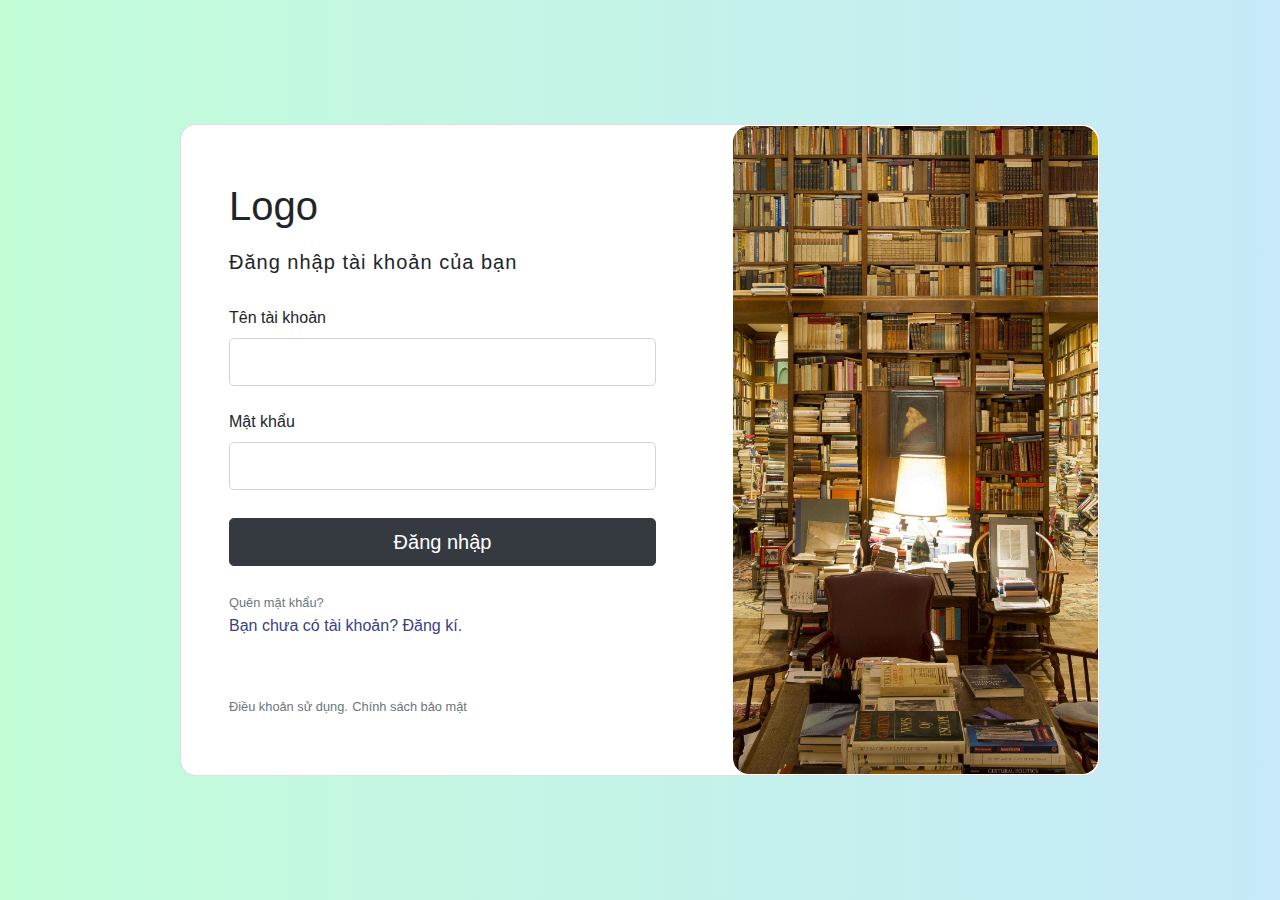
<file: QLThuVien/Book-Store/singin.html>
<!DOCTYPE html>
<html lang="en">

<head>
    <meta charset="UTF-8">
    <meta http-equiv="X-UA-Compatible" content="IE=edge">
    <meta name="viewport" content="width=device-width, initial-scale=1">
    <link rel="stylesheet" href="css/bg.css">
    <link rel="stylesheet" href="https://cdn.jsdelivr.net/npm/bootstrap@4.6.2/dist/css/bootstrap.min.css">
    <title>Sign In</title>
</head>

<body>
    <div class="vh-100 bg-image"
        style="background-image: url('https://mdbcdn.b-cdn.net/img/Photos/new-templates/search-box/img4.webp');">
        <div class="mask gradient-custom-3 h-100">
            <div class="container py-5 h-100">
                <div class="row d-flex justify-content-center align-items-center h-100">
                    <div class="col col-xl-10 ">
                        <div class="card" style="border-radius: 1rem;">
                            <div class="row g-0">
                                
                                <div class="col-md-6 col-lg-7 d-flex align-items-center">
                                    <div class="card-body p-4 p-lg-5 text-black">

                                        <form method="post">

                                            <div class="d-flex align-items-center mb-3 pb-1">
                                                <i class="fas fa-cubes fa-2x me-3" style="color: #ff6219;"></i>
                                                <span class="h1 fw-bold mb-0">Logo</span>
                                            </div>

                                            <h5 class="fw-normal mb-3 pb-3" style="letter-spacing: 1px;">Đăng nhập tài khoản của bạn</h5>

                                            <div class="form-outline mb-4">
                                                <label class="form-label" for="form2Example17">Tên tài khoản</label>
                                                <input type="email" id="form2Example17"
                                                    class="form-control form-control-lg" />
                                            </div>

                                            <div class="form-outline mb-4">
                                                <label class="form-label" for="form2Example27">Mật khẩu</label>
                                                <input type="password" id="form2Example27"
                                                    class="form-control form-control-lg" />
                                            </div>
                                            <div id="error" class="mb-1 war"></div>
                                            <div class="pt-1 mb-4">
                                                <button class="btn btn-dark btn-lg btn-block" type="submit">Đăng nhập</button>
                                            </div>

                                            <a href="#" class="small text-muted" data-target="#pwdModal" data-toggle="modal">Quên mật khẩu?</a>
                                            <!--modal-->
                                            <div id="pwdModal" class="modal fade" tabindex="-1" role="dialog" aria-hidden="true">
                                                <div class="modal-dialog">
                                                    <div class="modal-content">
                                                        <div class="modal-header">
                                                            <h1 class="text-center">Bạn quên mật khẩu ?</h1>
                                                        </div>
                                                        <div class="modal-body">
                                                            <div class="col-md-12">
                                                                <div class="panel panel-default">
                                                                    <div class="panel-body">
                                                                        <div class="text-body">
                                                                            <p>Hãy nhập E-mail bạn đã dùng để đăng kí.</p>
                                                                            <div class="panel-body">
                                                                                <fieldset>
                                                                                    <div class="form-group">
                                                                                        <input class="form-control input-lg" placeholder="Nhập địa chỉ E-mail" name="email" type="email">
                                                                                    </div>
                                                                                    <input class="btn btn-lg btn-primary btn-block" value="Gửi email lấy lại mật khẩu" type="submit">
                                                                                </fieldset>
                                                                            </div>
                                                                        </div>
                                                                    </div>
                                                                </div>
                                                            </div>
                                                        </div>
                                                        <div class="modal-footer ">
                                                            <button class="btn btn-primary" data-dismiss="modal" aria-hidden="true">Thoát</button>
                                                        </div>
                                                    </div>
                                                </div>
                                            </div>
                                            <p class="mb-5 pb-lg-2" style="color: #393f81;">Bạn chưa có tài khoản? <a
                                                    href="signup.html" style="color: #393f81;">Đăng kí.</a></p>
                                            <a href="#!" class="small text-muted">Điều khoản sử dụng.</a>
                                            <a href="#!" class="small text-muted">Chính sách bảo mật</a>

                                        </form>
                                        
                                    </div>
                                </div>

                                <div class="col-md-6 col-lg-5 d-none d-md-flex">
                                    <img src="images/chocolat/a.jpg"
                                        alt="login form" class="img-fluid" style="border-radius: 1rem; margin: 1px 1px 1px -1px;" />
                                </div>

                            </div>
                        </div>
                    </div>
                </div>
            </div>
        </div>
    </section>

    <script>
        document.querySelector('form').addEventListener('submit', (event) => {
          event.preventDefault();
          const username = document.querySelector('#form2Example17').value;
          const password = document.querySelector('#form2Example27').value;
          if (!username || !password) {
            document.querySelector('#error').textContent = 'Vui lòng nhập đầy đủ thông tin';
            setTimeout(() => {
                document.querySelector('#error').textContent = '';
            }, 1500);
          } else {
            // Xử lý đăng nhập tại đây
          }
        });
      </script>

    <script src="https://cdn.jsdelivr.net/npm/jquery@3.6.3/dist/jquery.slim.min.js"></script>
    <script src="https://cdn.jsdelivr.net/npm/popper.js@1.16.1/dist/umd/popper.min.js"></script>
    <script src="https://cdn.jsdelivr.net/npm/bootstrap@4.6.2/dist/js/bootstrap.bundle.min.js"></script>
</body>

</html>
</file>
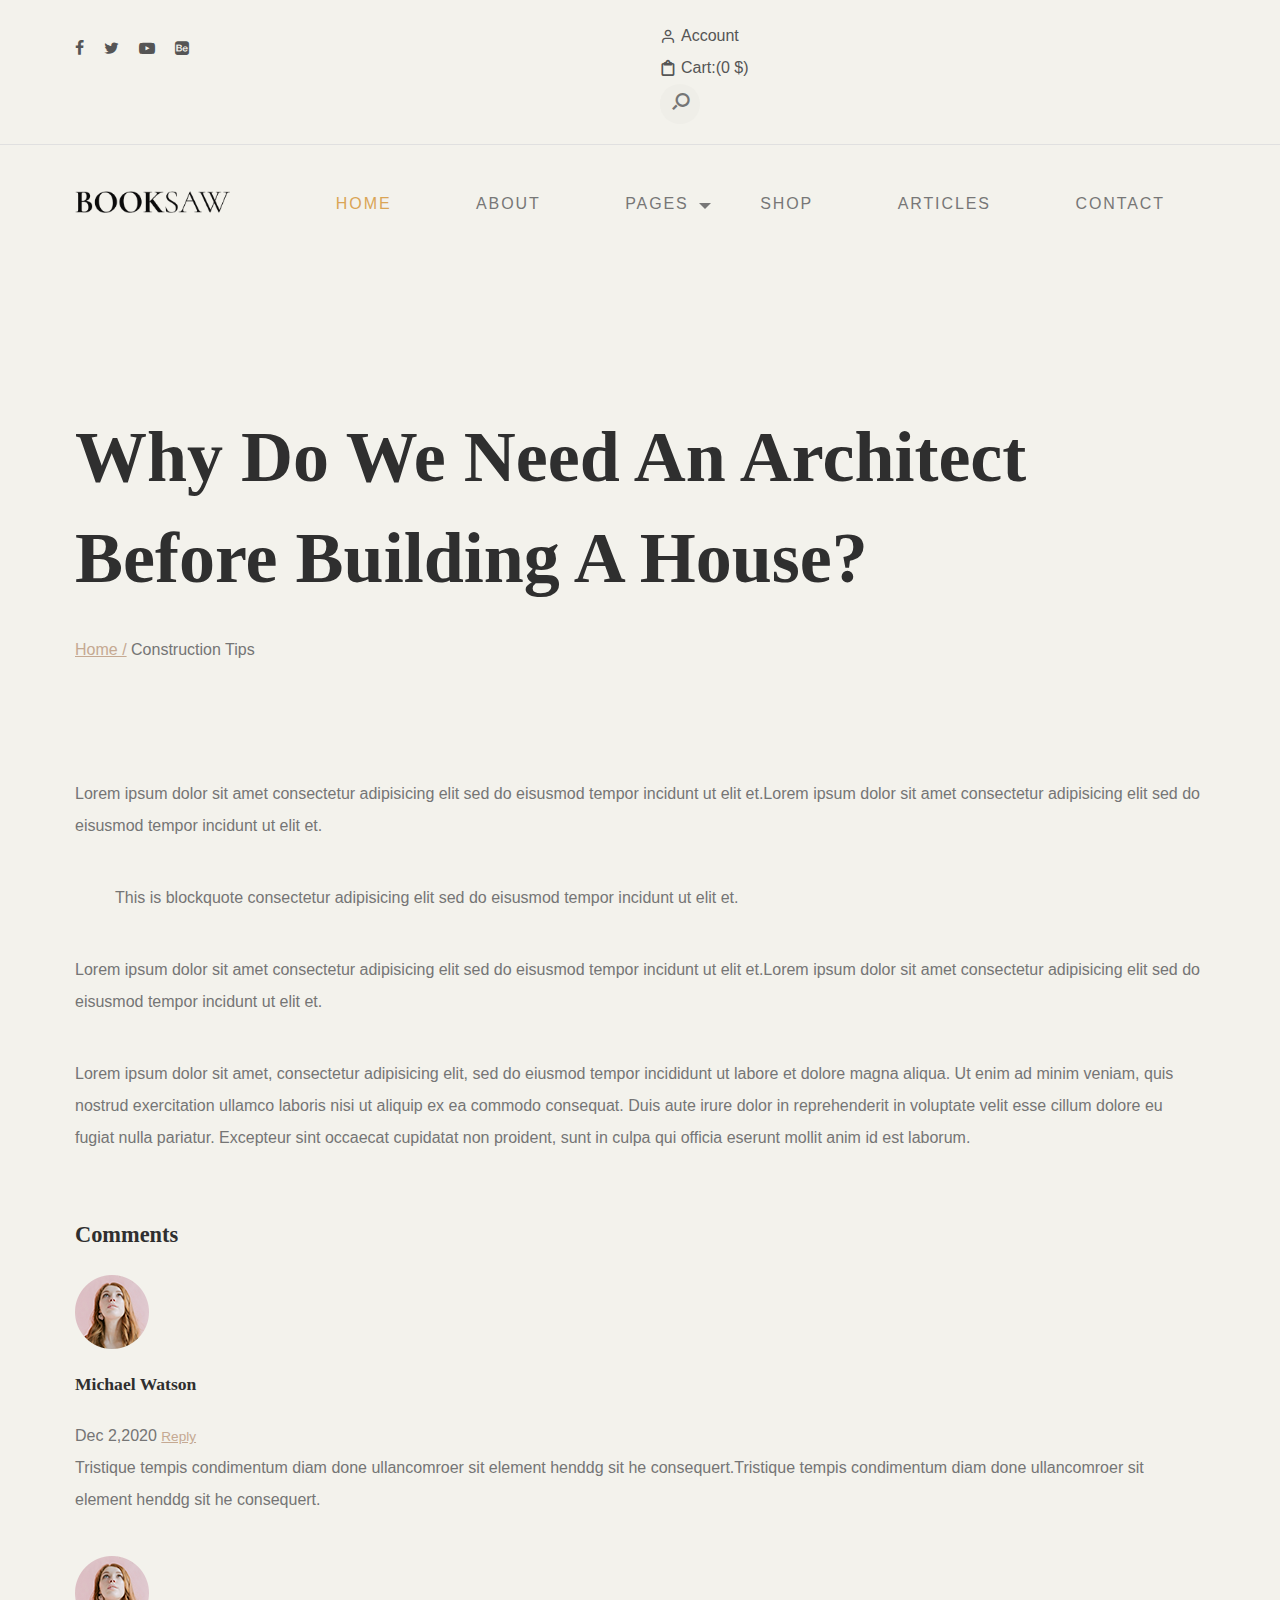
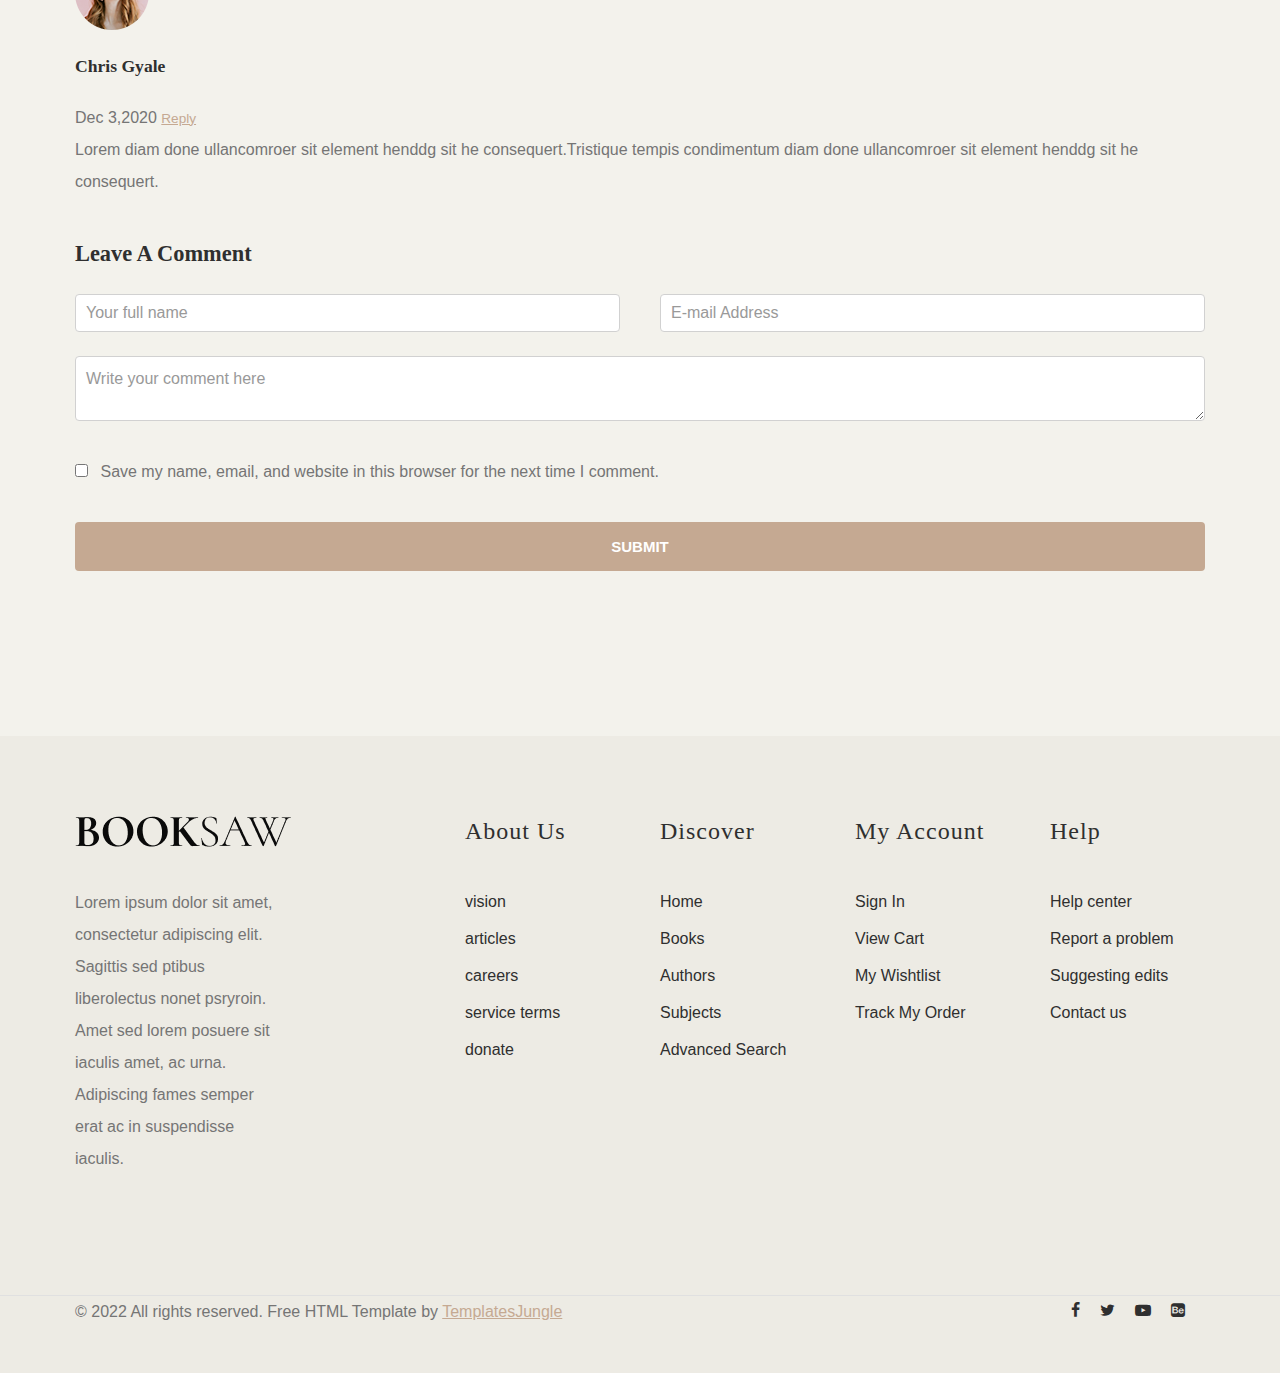
<file: QLThuVien/Book-Store/single-post.html>
<!DOCTYPE html>
	<html lang="en">
	<head>
		<title>Book Store</title>
		<meta charset="utf-8">
	    <meta http-equiv="X-UA-Compatible" content="IE=edge">
	    <meta name="viewport" content="width=device-width, initial-scale=1.0">
	    <meta name="format-detection" content="telephone=no">
	    <meta name="apple-mobile-web-app-capable" content="yes">
	    <meta name="author" content="">
	    <meta name="keywords" content="">
	    <meta name="description" content="">

	    <link rel="stylesheet" type="text/css" href="css/normalize.css">
	    <link rel="stylesheet" type="text/css" href="icomoon/icomoon.css">
	    <link rel="stylesheet" type="text/css" href="css/vendor.css">
	    <link rel="stylesheet" type="text/css" href="css/style.css">

		<!-- script
		================================================== -->
		<script src="js/modernizr.js"></script>

	</head>

<body>


<div id="header-wrap">
	
	<div class="top-content">
		<div class="container">
			<div class="row">
				<div class="col-md-6">
					<div class="social-links">
						<ul>
							<li>
								<a href="#"><i class="icon icon-facebook"></i></a>
							</li>
							<li>
								<a href="#"><i class="icon icon-twitter"></i></a>
							</li>
							<li>
								<a href="#"><i class="icon icon-youtube-play"></i></a>
							</li>
							<li>
								<a href="#"><i class="icon icon-behance-square"></i></a>
							</li>
						</ul>
					</div><!--social-links-->
				</div>
				<div class="col-md-6">
					<div class="right-element">
						<a href="#" class="user-account for-buy"><i class="icon icon-user"></i><span>Account</span></a>
						<a href="#" class="cart for-buy"><i class="icon icon-clipboard"></i><span>Cart:(0 $)</span></a>

						<div class="action-menu">

							<div class="search-bar">
								<a href="#" class="search-button search-toggle" data-selector="#header-wrap">
									<i class="icon icon-search"></i>
								</a>
								<form role="search" method="get" class="search-box">
									<input class="search-field text search-input" placeholder="Search" type="search">
								</form>
							</div>
						</div>

					</div><!--top-right-->
				</div>
				
			</div>
		</div>
	</div><!--top-content-->

	<header id="header">
		<div class="container">
			<div class="row">

				<div class="col-md-2">
					<div class="main-logo">
						<a href="index.html"><img src="images/main-logo.png" alt="logo"></a>
					</div>

				</div>

				<div class="col-md-10">
					
					<nav id="navbar">
						<div class="main-menu stellarnav">
							<ul class="menu-list">
								<li class="menu-item active"><a href="#home" data-effect="Home">Home</a></li>
								<li class="menu-item"><a href="#about" class="nav-link" data-effect="About">About</a></li>
								<li class="menu-item has-sub">
									<a href="#pages" class="nav-link" data-effect="Pages">Pages</a>

									<ul>
								        <li class="active"><a href="index.html">Home</a></li>
								        <li><a href="about.html">About</a></li>
								        <li><a href="styles.html">Styles</a></li>
								        <li><a href="blog.html">Blog</a></li>
								        <li><a href="single-post.html">Post Single</a></li>
								        <li><a href="shop.html">Our Store</a></li>
								        <li><a href="single-product.html">Product Single</a></li>
								        <li><a href="contact.html">Contact</a></li>
								        <li><a href="thank-you.html">Thank You</a></li>
								     </ul>

								</li>
								<li class="menu-item"><a href="#popular-books" class="nav-link" data-effect="Shop">Shop</a></li>
								<li class="menu-item"><a href="#latest-blog" class="nav-link" data-effect="Articles">Articles</a></li>
								<li class="menu-item"><a href="#contact" class="nav-link" data-effect="Contact">Contact</a></li>
							</ul>

							<div class="hamburger">
				                <span class="bar"></span>
				                <span class="bar"></span>
				                <span class="bar"></span>
				            </div>

						</div>
					</nav>

				</div>

			</div>
		</div>
	</header>
		
</div><!--header-wrap-->

<section>
	<div class="container">
		<div class="row">
			<div class="col-md-12">			
				<h1 class="page-title">Why Do We Need An Architect Before Building a House?</h1>
				<div class="breadcrumbs">
					<span class="item"><a href="index.html">Home /</a></span>
					<span class="item">Construction Tips</span>
				</div>
			</div>
		</div>
	</div>
</section>

<section class="padding-large">
	<div class="container">
		<div class="row">

			<div class="col-md-12">

				<div class="post-content">
					<p>Lorem ipsum dolor sit amet consectetur adipisicing elit sed do eisusmod tempor incidunt ut elit et.Lorem ipsum dolor sit amet consectetur adipisicing elit sed do eisusmod tempor incidunt ut elit et.</p>
					<blockquote>This is blockquote consectetur adipisicing elit sed do eisusmod tempor incidunt ut elit et.</blockquote>

					<p>Lorem ipsum dolor sit amet consectetur adipisicing elit sed do eisusmod tempor incidunt ut elit et.Lorem ipsum dolor sit amet consectetur adipisicing elit sed do eisusmod tempor incidunt ut elit et.</p>

					<p>Lorem ipsum dolor sit amet, consectetur adipisicing elit, sed do eiusmod tempor incididunt ut labore et dolore magna aliqua. Ut enim ad minim veniam, quis nostrud exercitation ullamco laboris nisi ut aliquip ex ea commodo consequat. Duis aute irure dolor in reprehenderit in voluptate velit esse cillum dolore eu fugiat nulla pariatur. Excepteur sint occaecat cupidatat non proident, sunt in culpa qui officia eserunt mollit anim id est laborum.</p>
					
				</div><!--post-content-->

			</div>

		</div>

		<div class="row">
			<div class="col-md-12">
				
				<section class="comments-wrap mb-4">
					<h3>Comments</h3>
					<div class="comment-list mt-4">

						<article class="flex-container d-flex mb-3">
							<img src="images/default.png" alt="default" class="commentorImg">
							<div class="author-post">
								<div class="comment-meta d-flex">
									<h4>Michael Watson</h4>
									<span class="meta-date">Dec 2,2020</span>
									<small class="comments-reply"><a href="#"><i class="icon icon-mail-reply"></i>Reply</a></small>
								</div><!--meta-tags-->

								<p>Tristique tempis condimentum diam done ullancomroer sit element henddg sit he consequert.Tristique tempis condimentum diam done ullancomroer sit element henddg sit he consequert.</p>
							</div>

						</article><!--flex-container-->

						<div class="child-comments">
							<article class="flex-container d-flex">
								<img src="images/default.png" alt="sara" class="commentorImg">
								<div class="author-post">
									<div class="comment-meta d-flex">
										<h4>Chris Gyale</h4>
										<span class="meta-date">Dec 3,2020</span>
										<small class="comments-reply"><a href="#"><i class="icon icon-mail-reply"></i>Reply</a></small>
									</div><!--meta-tags-->

									<p>Lorem diam done ullancomroer sit element henddg sit he consequert.Tristique tempis condimentum diam done ullancomroer sit element henddg sit he consequert.</p>
								</div>

							</article><!--flex-container-->
						</div><!--child-comments-->

					</div><!--comment-list-->

				</section>

				<section class="comment-respond  mb-5">			
					<h3>Leave a Comment</h3>
					<form method="post" class="form-group mt-3">
						
						<div class="row">
							<div class="col-md-6">
								<input class="u-full-width" type="text" name="author" id="author" class="form-control mb-4 mr-4"  placeholder="Your full name">
							</div>
							<div class="col-md-6">
								<input class="u-full-width" type="email" name="email" id="email" class="form-control mb-4"  placeholder="E-mail Address">
							</div>
						</div>

						<div class="row">
							<div class="col-md-12">
								<textarea class="u-full-width" id="comment" class="form-control mb-4" name="comment" placeholder="Write your comment here" rows="20"></textarea>
							</div>
							<div class="col-md-12">
								<label class="example-send-yourself-copy">
								    <input type="checkbox">
								    <span class="label-body">Save my name, email, and website in this browser for the next time I comment.</span>
								</label>
							</div>
							<div class="col-md-12">
								<input class="btn btn-rounded btn-large btn-full" type="submit" value="Submit">
							</div>
						</div>

					</form>
				</section>

			</div>
		</div>

	</div>
</section>


<footer id="footer">
	<div class="container">
		<div class="row">

			<div class="col-md-4">
				
				<div class="footer-item">
					<div class="company-brand">
						<img src="images/main-logo.png" alt="logo" class="footer-logo">
						<p>Lorem ipsum dolor sit amet, consectetur adipiscing elit. Sagittis sed ptibus liberolectus nonet psryroin. Amet sed lorem posuere sit iaculis amet, ac urna. Adipiscing fames semper erat ac in suspendisse iaculis.</p>
					</div>
				</div>
				
			</div>

			<div class="col-md-2">

				<div class="footer-menu">
					<h5>About Us</h5>
					<ul class="menu-list">
						<li class="menu-item">
							<a href="#">vision</a>
						</li>
						<li class="menu-item">
							<a href="#">articles </a>
						</li>
						<li class="menu-item">
							<a href="#">careers</a>
						</li>
						<li class="menu-item">
							<a href="#">service terms</a>
						</li>
						<li class="menu-item">
							<a href="#">donate</a>
						</li>
					</ul>
				</div>

			</div>
			<div class="col-md-2">

				<div class="footer-menu">
					<h5>Discover</h5>
					<ul class="menu-list">
						<li class="menu-item">
							<a href="#">Home</a>
						</li>
						<li class="menu-item">
							<a href="#">Books</a>
						</li>
						<li class="menu-item">
							<a href="#">Authors</a>
						</li>
						<li class="menu-item">
							<a href="#">Subjects</a>
						</li>
						<li class="menu-item">
							<a href="#">Advanced Search</a>
						</li>
					</ul>
				</div>

			</div>
			<div class="col-md-2">

				<div class="footer-menu">
					<h5>My account</h5>
					<ul class="menu-list">
						<li class="menu-item">
							<a href="#">Sign In</a>
						</li>
						<li class="menu-item">
							<a href="#">View Cart</a>
						</li>
						<li class="menu-item">
							<a href="#">My Wishtlist</a>
						</li>
						<li class="menu-item">
							<a href="#">Track My Order</a>
						</li>
					</ul>
				</div>

			</div>
			<div class="col-md-2">

				<div class="footer-menu">
					<h5>Help</h5>
					<ul class="menu-list">
						<li class="menu-item">
							<a href="#">Help center</a>
						</li>
						<li class="menu-item">
							<a href="#">Report a problem</a>
						</li>
						<li class="menu-item">
							<a href="#">Suggesting edits</a>
						</li>
						<li class="menu-item">
							<a href="#">Contact us</a>
						</li>
					</ul>
				</div>

			</div>

		</div>
		<!-- / row -->

	</div>
</footer>

<div id="footer-bottom">
	<div class="container">
		<div class="row">
			<div class="col-md-12">

				<div class="copyright">
					<div class="row">

						<div class="col-md-6">
							<p>© 2022 All rights reserved. Free HTML Template by <a href="https://www.templatesjungle.com/" target="_blank">TemplatesJungle</a></p>
						</div>

						<div class="col-md-6">
							<div class="social-links align-right">
								<ul>
									<li>
										<a href="#"><i class="icon icon-facebook"></i></a>
									</li>
									<li>
										<a href="#"><i class="icon icon-twitter"></i></a>
									</li>
									<li>
										<a href="#"><i class="icon icon-youtube-play"></i></a>
									</li>
									<li>
										<a href="#"><i class="icon icon-behance-square"></i></a>
									</li>
								</ul>
							</div>
						</div>

					</div>
				</div><!--grid-->

			</div><!--footer-bottom-content-->
		</div>
	</div>
</div>

<script src="js/jquery-1.11.0.min.js"></script>
<script src="js/plugins.js"></script>
<script src="js/script.js"></script>

</body>
</html>
</file>
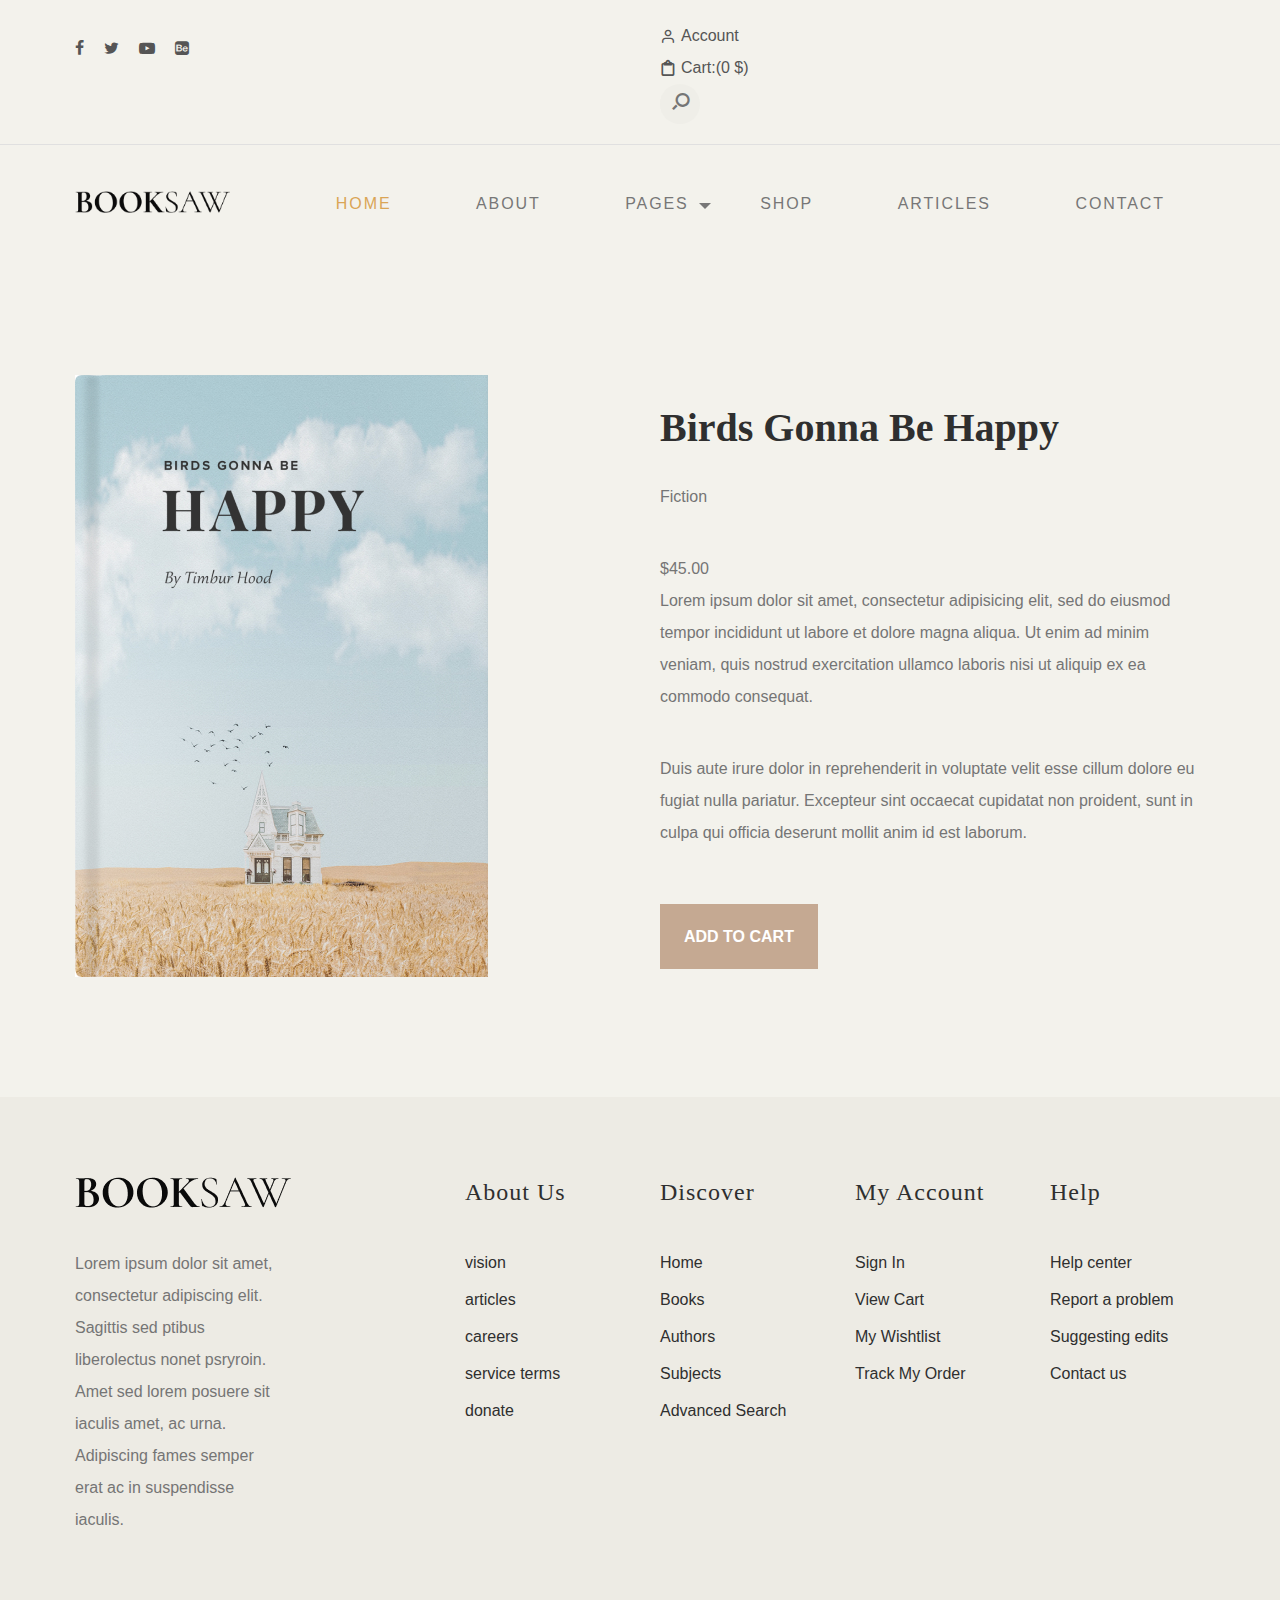
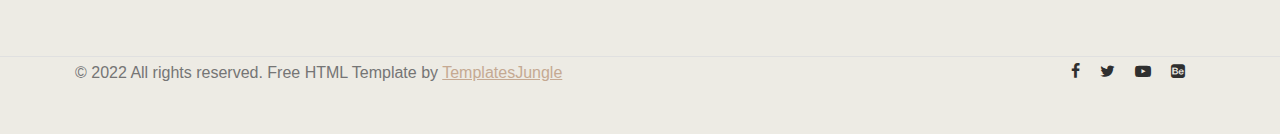
<file: QLThuVien/Book-Store/single-product.html>
<!DOCTYPE html>
	<html lang="en">
	<head>
		<title>Book Store</title>
		<meta charset="utf-8">
	    <meta http-equiv="X-UA-Compatible" content="IE=edge">
	    <meta name="viewport" content="width=device-width, initial-scale=1.0">
	    <meta name="format-detection" content="telephone=no">
	    <meta name="apple-mobile-web-app-capable" content="yes">
	    <meta name="author" content="">
	    <meta name="keywords" content="">
	    <meta name="description" content="">

	    <link rel="stylesheet" type="text/css" href="css/normalize.css">
	    <link rel="stylesheet" type="text/css" href="icomoon/icomoon.css">
	    <link rel="stylesheet" type="text/css" href="css/vendor.css">
	    <link rel="stylesheet" type="text/css" href="css/style.css">

		<!-- script
		================================================== -->
		<script src="js/modernizr.js"></script>

	</head>

<body>


<div id="header-wrap">
	
	<div class="top-content">
		<div class="container">
			<div class="row">
				<div class="col-md-6">
					<div class="social-links">
						<ul>
							<li>
								<a href="#"><i class="icon icon-facebook"></i></a>
							</li>
							<li>
								<a href="#"><i class="icon icon-twitter"></i></a>
							</li>
							<li>
								<a href="#"><i class="icon icon-youtube-play"></i></a>
							</li>
							<li>
								<a href="#"><i class="icon icon-behance-square"></i></a>
							</li>
						</ul>
					</div><!--social-links-->
				</div>
				<div class="col-md-6">
					<div class="right-element">
						<a href="#" class="user-account for-buy"><i class="icon icon-user"></i><span>Account</span></a>
						<a href="#" class="cart for-buy"><i class="icon icon-clipboard"></i><span>Cart:(0 $)</span></a>

						<div class="action-menu">

							<div class="search-bar">
								<a href="#" class="search-button search-toggle" data-selector="#header-wrap">
									<i class="icon icon-search"></i>
								</a>
								<form role="search" method="get" class="search-box">
									<input class="search-field text search-input" placeholder="Search" type="search">
								</form>
							</div>
						</div>

					</div><!--top-right-->
				</div>
				
			</div>
		</div>
	</div><!--top-content-->

	<header id="header">
		<div class="container">
			<div class="row">

				<div class="col-md-2">
					<div class="main-logo">
						<a href="index.html"><img src="images/main-logo.png" alt="logo"></a>
					</div>

				</div>

				<div class="col-md-10">
					
					<nav id="navbar">
						<div class="main-menu stellarnav">
							<ul class="menu-list">
								<li class="menu-item active"><a href="#home" data-effect="Home">Home</a></li>
								<li class="menu-item"><a href="#about" class="nav-link" data-effect="About">About</a></li>
								<li class="menu-item has-sub">
									<a href="#pages" class="nav-link" data-effect="Pages">Pages</a>

									<ul>
								        <li class="active"><a href="index.html">Home</a></li>
								        <li><a href="about.html">About</a></li>
								        <li><a href="styles.html">Styles</a></li>
								        <li><a href="blog.html">Blog</a></li>
								        <li><a href="single-post.html">Post Single</a></li>
								        <li><a href="shop.html">Our Store</a></li>
								        <li><a href="single-product.html">Product Single</a></li>
								        <li><a href="contact.html">Contact</a></li>
								        <li><a href="thank-you.html">Thank You</a></li>
								     </ul>

								</li>
								<li class="menu-item"><a href="#popular-books" class="nav-link" data-effect="Shop">Shop</a></li>
								<li class="menu-item"><a href="#latest-blog" class="nav-link" data-effect="Articles">Articles</a></li>
								<li class="menu-item"><a href="#contact" class="nav-link" data-effect="Contact">Contact</a></li>
							</ul>

							<div class="hamburger">
				                <span class="bar"></span>
				                <span class="bar"></span>
				                <span class="bar"></span>
				            </div>

						</div>
					</nav>

				</div>

			</div>
		</div>
	</header>
		
</div><!--header-wrap-->

<section class="bg-sand padding-large">
	<div class="container">
		<div class="row">

			<div class="col-md-6">
				<a href="#" class="product-image"><img src="images/main-banner2.jpg"></a>
			</div>

			<div class="col-md-6 pl-5">
				<div class="product-detail">
					<h1>Birds Gonna Be Happy</h1>
					<p>Fiction</p>
					<span class="price colored">$45.00</span>

					<p>
						Lorem ipsum dolor sit amet, consectetur adipisicing elit, sed do eiusmod
						tempor incididunt ut labore et dolore magna aliqua. Ut enim ad minim veniam,
						quis nostrud exercitation ullamco laboris nisi ut aliquip ex ea commodo
						consequat. 
					</p>
					<p>
						Duis aute irure dolor in reprehenderit in voluptate velit esse
						cillum dolore eu fugiat nulla pariatur. Excepteur sint occaecat cupidatat non
						proident, sunt in culpa qui officia deserunt mollit anim id est laborum.
					</p>

					<button type="submit" name="add-to-cart" value="27545" class="button">Add to cart</button>
					
				</div>
			</div>

		</div>
	</div>
</section>


<footer id="footer">
	<div class="container">
		<div class="row">

			<div class="col-md-4">
				
				<div class="footer-item">
					<div class="company-brand">
						<img src="images/main-logo.png" alt="logo" class="footer-logo">
						<p>Lorem ipsum dolor sit amet, consectetur adipiscing elit. Sagittis sed ptibus liberolectus nonet psryroin. Amet sed lorem posuere sit iaculis amet, ac urna. Adipiscing fames semper erat ac in suspendisse iaculis.</p>
					</div>
				</div>
				
			</div>

			<div class="col-md-2">

				<div class="footer-menu">
					<h5>About Us</h5>
					<ul class="menu-list">
						<li class="menu-item">
							<a href="#">vision</a>
						</li>
						<li class="menu-item">
							<a href="#">articles </a>
						</li>
						<li class="menu-item">
							<a href="#">careers</a>
						</li>
						<li class="menu-item">
							<a href="#">service terms</a>
						</li>
						<li class="menu-item">
							<a href="#">donate</a>
						</li>
					</ul>
				</div>

			</div>
			<div class="col-md-2">

				<div class="footer-menu">
					<h5>Discover</h5>
					<ul class="menu-list">
						<li class="menu-item">
							<a href="#">Home</a>
						</li>
						<li class="menu-item">
							<a href="#">Books</a>
						</li>
						<li class="menu-item">
							<a href="#">Authors</a>
						</li>
						<li class="menu-item">
							<a href="#">Subjects</a>
						</li>
						<li class="menu-item">
							<a href="#">Advanced Search</a>
						</li>
					</ul>
				</div>

			</div>
			<div class="col-md-2">

				<div class="footer-menu">
					<h5>My account</h5>
					<ul class="menu-list">
						<li class="menu-item">
							<a href="#">Sign In</a>
						</li>
						<li class="menu-item">
							<a href="#">View Cart</a>
						</li>
						<li class="menu-item">
							<a href="#">My Wishtlist</a>
						</li>
						<li class="menu-item">
							<a href="#">Track My Order</a>
						</li>
					</ul>
				</div>

			</div>
			<div class="col-md-2">

				<div class="footer-menu">
					<h5>Help</h5>
					<ul class="menu-list">
						<li class="menu-item">
							<a href="#">Help center</a>
						</li>
						<li class="menu-item">
							<a href="#">Report a problem</a>
						</li>
						<li class="menu-item">
							<a href="#">Suggesting edits</a>
						</li>
						<li class="menu-item">
							<a href="#">Contact us</a>
						</li>
					</ul>
				</div>

			</div>

		</div>
		<!-- / row -->

	</div>
</footer>

<div id="footer-bottom">
	<div class="container">
		<div class="row">
			<div class="col-md-12">

				<div class="copyright">
					<div class="row">

						<div class="col-md-6">
							<p>© 2022 All rights reserved. Free HTML Template by <a href="https://www.templatesjungle.com/" target="_blank">TemplatesJungle</a></p>
						</div>

						<div class="col-md-6">
							<div class="social-links align-right">
								<ul>
									<li>
										<a href="#"><i class="icon icon-facebook"></i></a>
									</li>
									<li>
										<a href="#"><i class="icon icon-twitter"></i></a>
									</li>
									<li>
										<a href="#"><i class="icon icon-youtube-play"></i></a>
									</li>
									<li>
										<a href="#"><i class="icon icon-behance-square"></i></a>
									</li>
								</ul>
							</div>
						</div>

					</div>
				</div><!--grid-->

			</div><!--footer-bottom-content-->
		</div>
	</div>
</div>

<script src="js/jquery-1.11.0.min.js"></script>
<script src="js/plugins.js"></script>
<script src="js/script.js"></script>

</body>
</html>
</file>
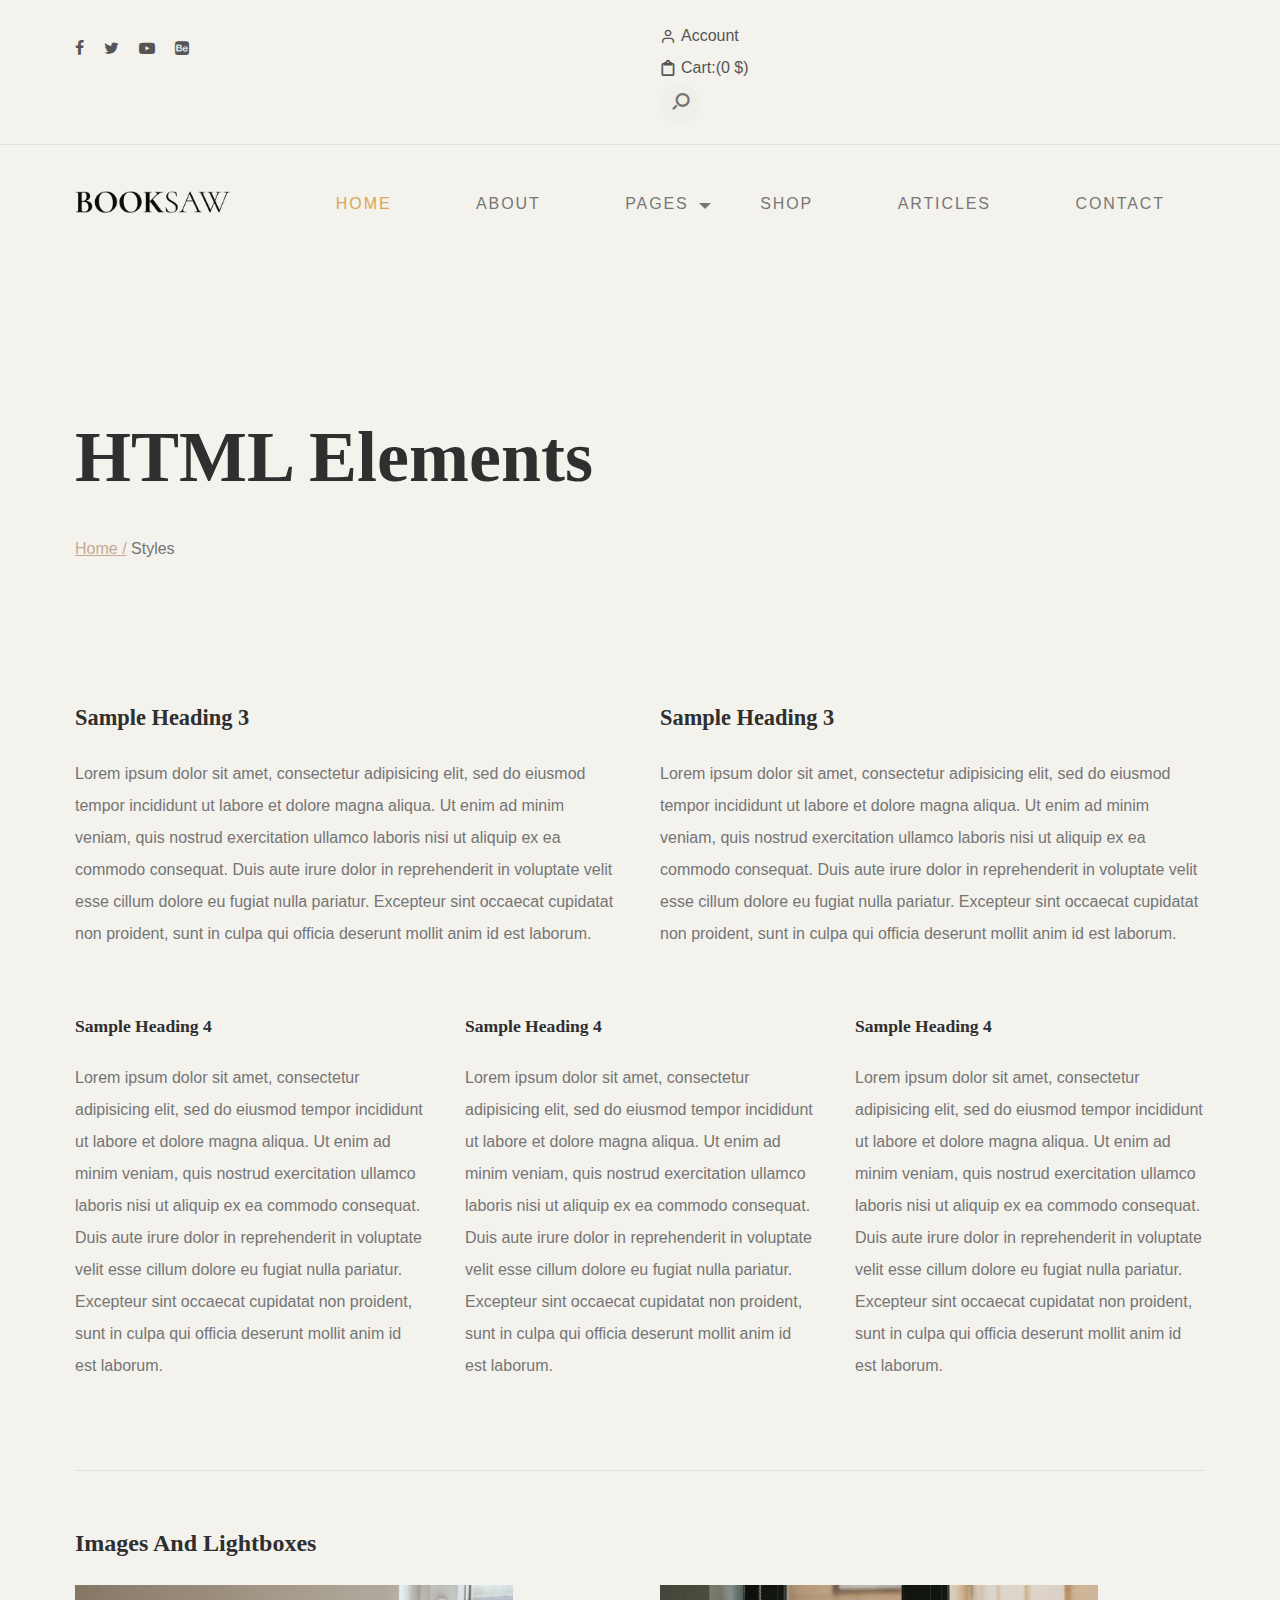
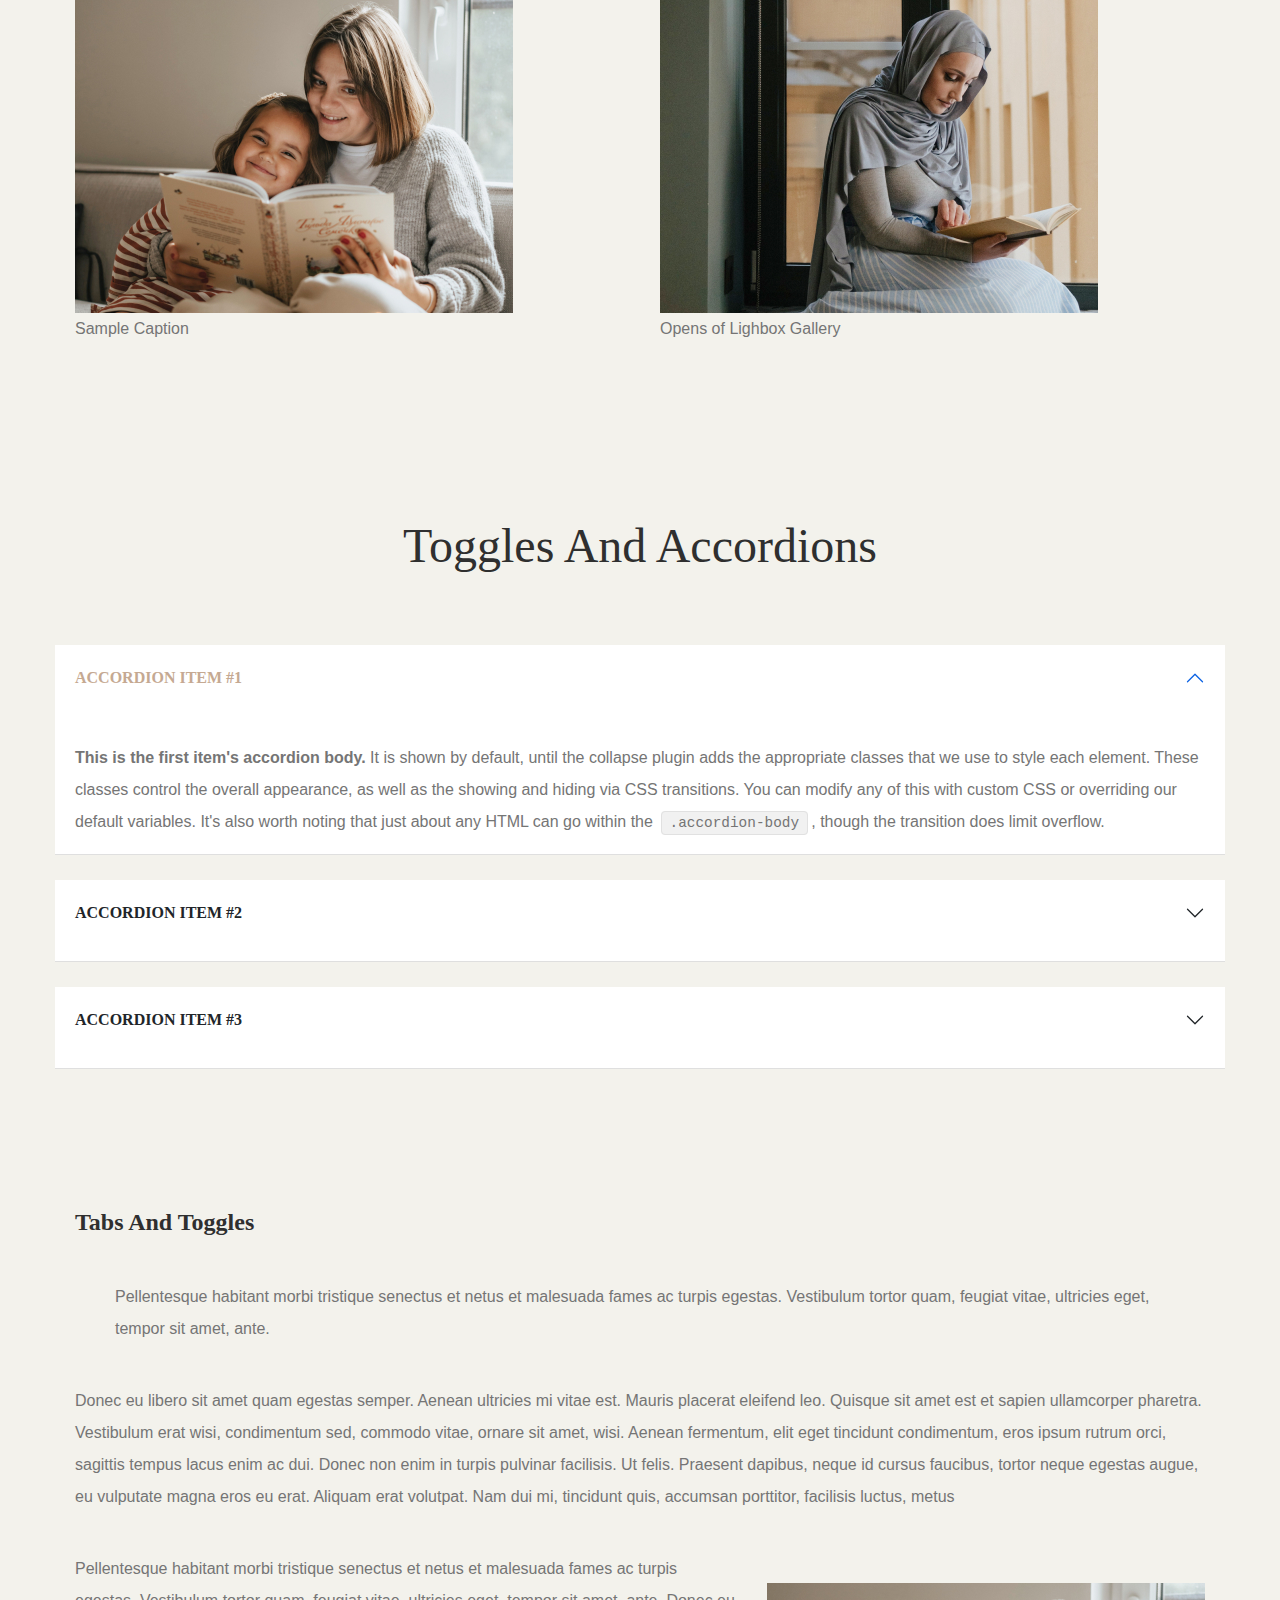
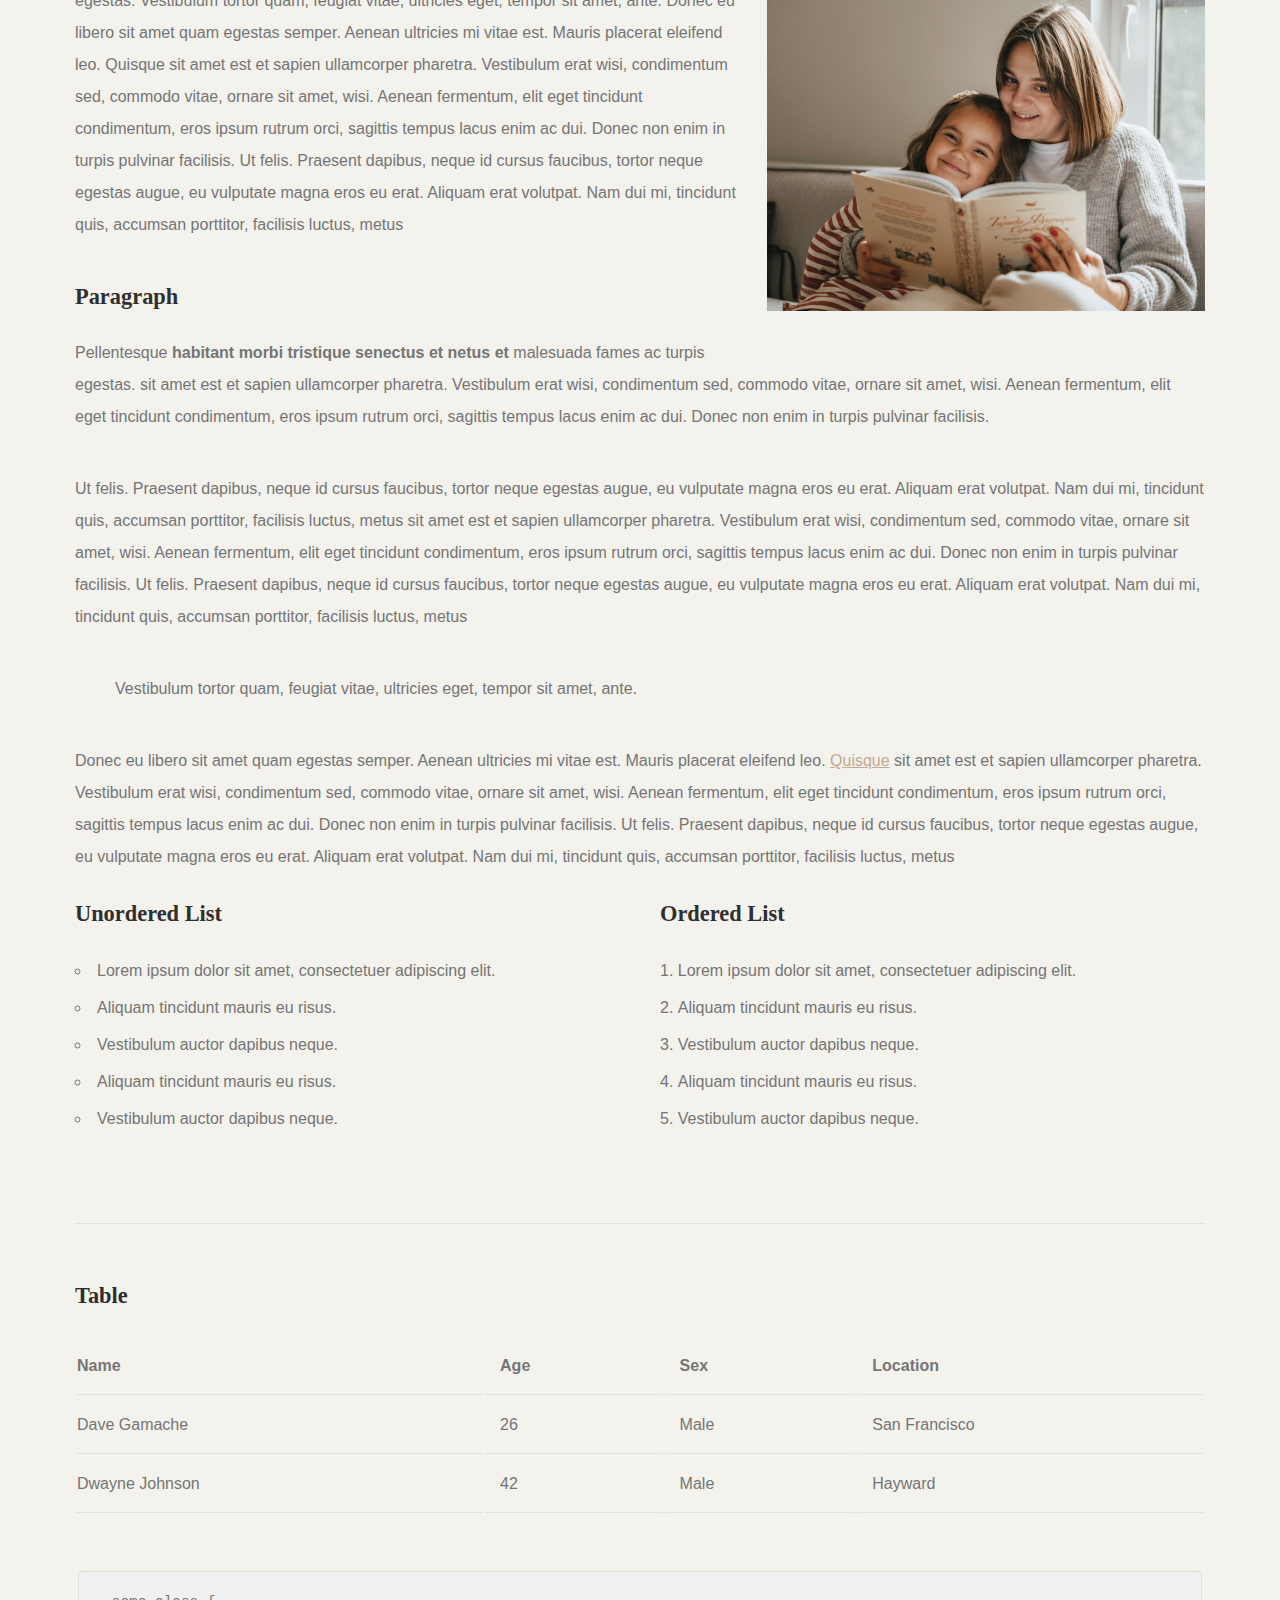
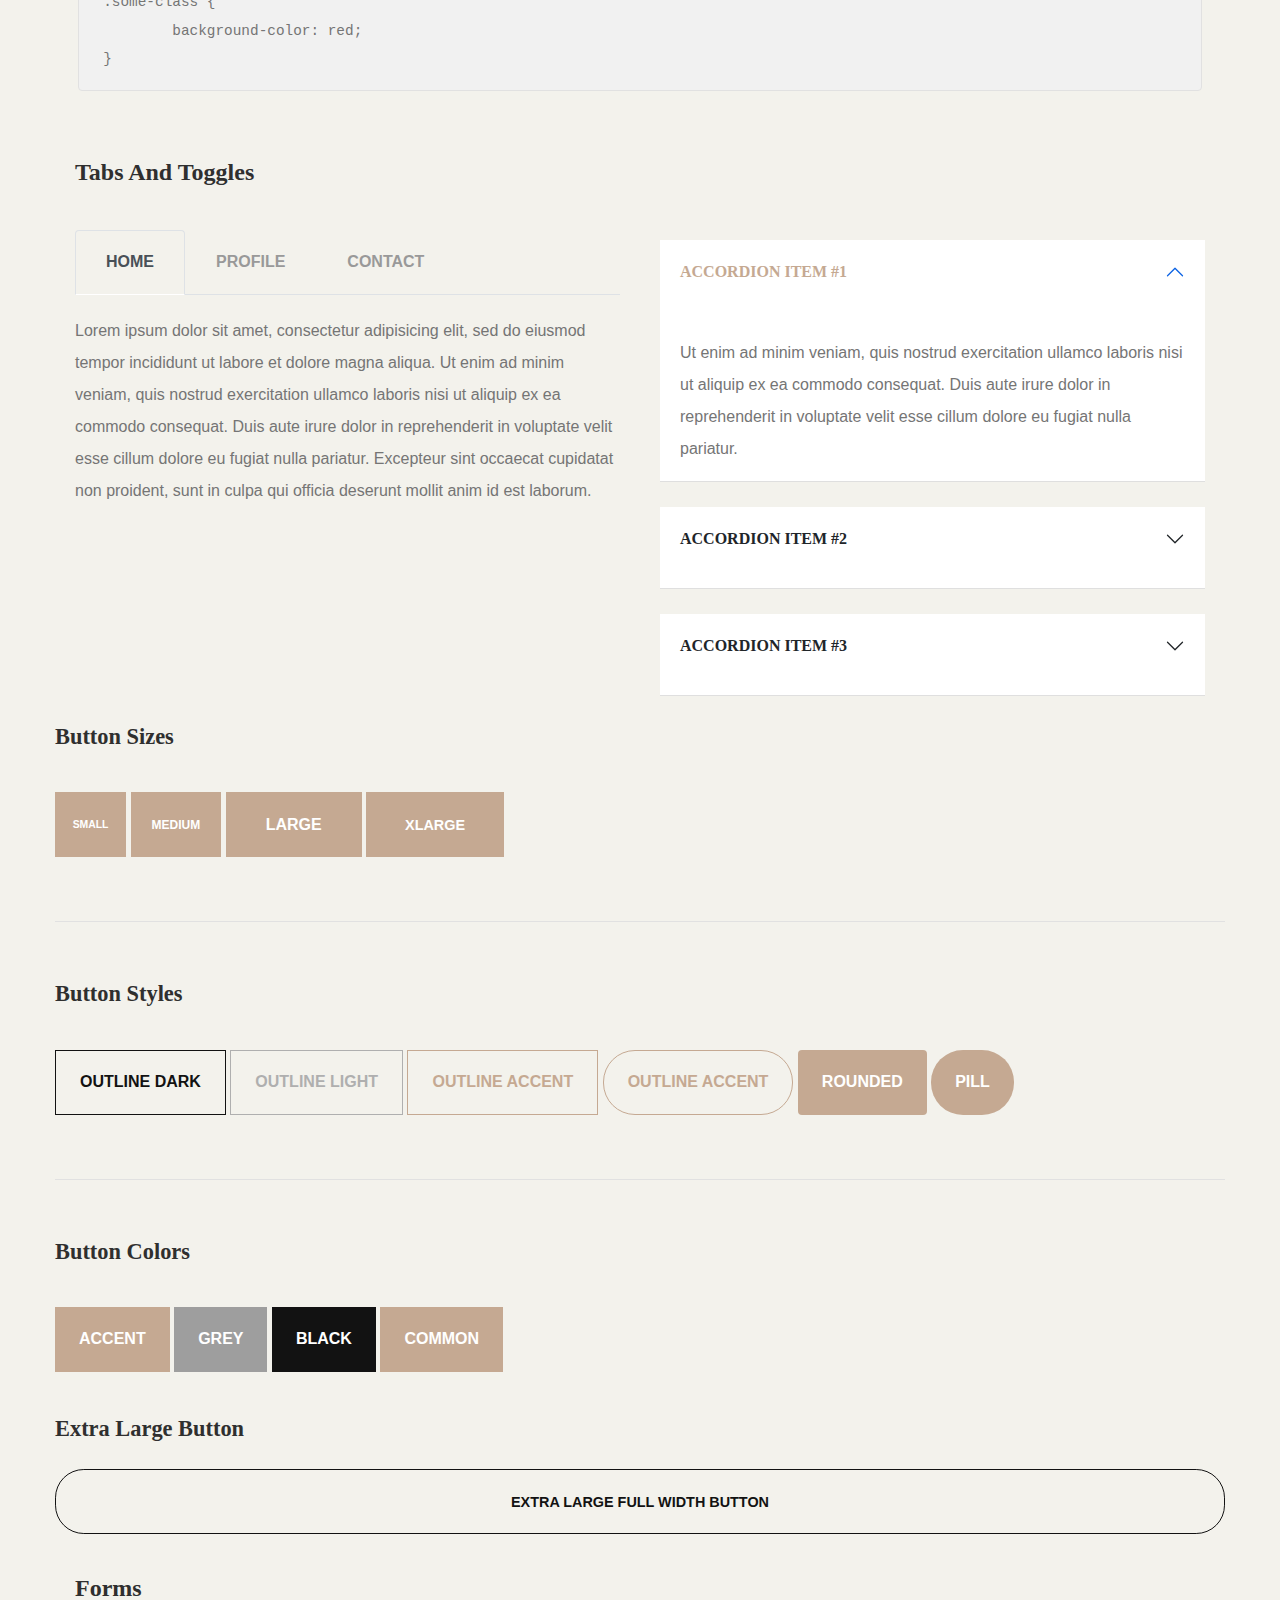
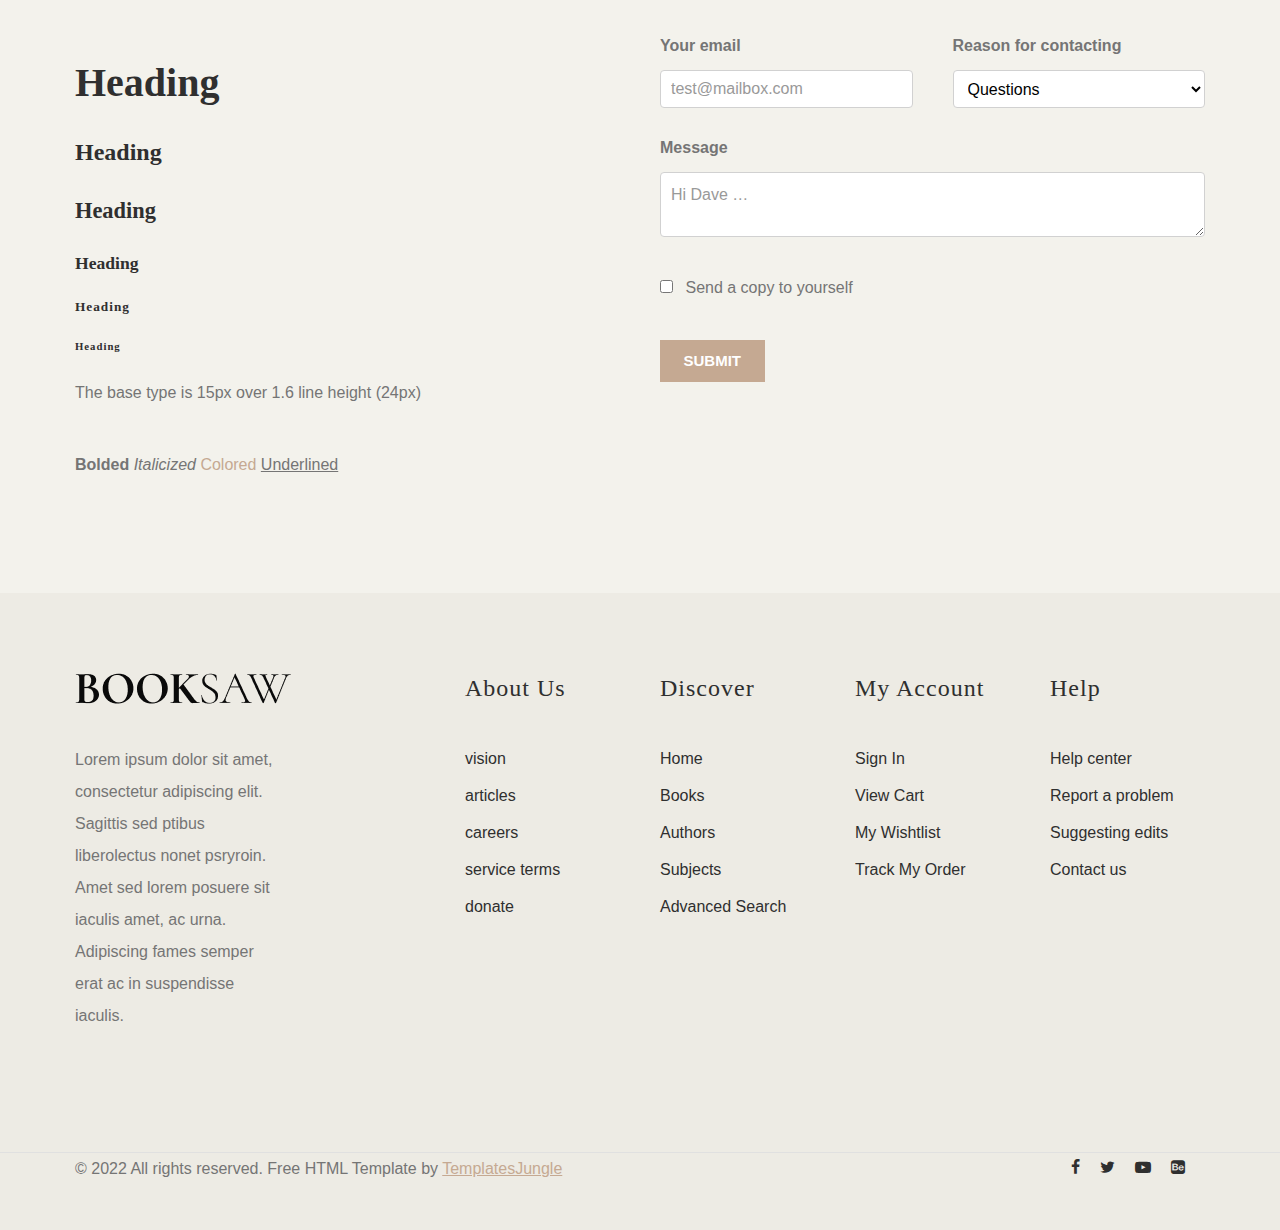
<file: QLThuVien/Book-Store/styles.html>
<!DOCTYPE html>
	<html lang="en">
	<head>
		<title>Book Store</title>
		<meta charset="utf-8">
	    <meta http-equiv="X-UA-Compatible" content="IE=edge">
	    <meta name="viewport" content="width=device-width, initial-scale=1.0">
	    <meta name="format-detection" content="telephone=no">
	    <meta name="apple-mobile-web-app-capable" content="yes">
	    <meta name="author" content="">
	    <meta name="keywords" content="">
	    <meta name="description" content="">

	    <link rel="stylesheet" type="text/css" href="css/normalize.css">
	    <link rel="stylesheet" type="text/css" href="icomoon/icomoon.css">
	    <link rel="stylesheet" type="text/css" href="css/vendor.css">
	    <link rel="stylesheet" type="text/css" href="css/style.css">

		<!-- script
		================================================== -->
		<script src="js/modernizr.js"></script>

	</head>

<body>

<div id="header-wrap">
	
	<div class="top-content">
		<div class="container">
			<div class="row">
				<div class="col-md-6">
					<div class="social-links">
						<ul>
							<li>
								<a href="#"><i class="icon icon-facebook"></i></a>
							</li>
							<li>
								<a href="#"><i class="icon icon-twitter"></i></a>
							</li>
							<li>
								<a href="#"><i class="icon icon-youtube-play"></i></a>
							</li>
							<li>
								<a href="#"><i class="icon icon-behance-square"></i></a>
							</li>
						</ul>
					</div><!--social-links-->
				</div>
				<div class="col-md-6">
					<div class="right-element">
						<a href="#" class="user-account for-buy"><i class="icon icon-user"></i><span>Account</span></a>
						<a href="#" class="cart for-buy"><i class="icon icon-clipboard"></i><span>Cart:(0 $)</span></a>

						<div class="action-menu">

							<div class="search-bar">
								<a href="#" class="search-button search-toggle" data-selector="#header-wrap">
									<i class="icon icon-search"></i>
								</a>
								<form role="search" method="get" class="search-box">
									<input class="search-field text search-input" placeholder="Search" type="search">
								</form>
							</div>
						</div>

					</div><!--top-right-->
				</div>
				
			</div>
		</div>
	</div><!--top-content-->

	<header id="header">
		<div class="container">
			<div class="row">

				<div class="col-md-2">
					<div class="main-logo">
						<a href="index.html"><img src="images/main-logo.png" alt="logo"></a>
					</div>

				</div>

				<div class="col-md-10">
					
					<nav id="navbar">
						<div class="main-menu stellarnav">
							<ul class="menu-list">
								<li class="menu-item active"><a href="#home" data-effect="Home">Home</a></li>
								<li class="menu-item"><a href="#about" class="nav-link" data-effect="About">About</a></li>
								<li class="menu-item has-sub">
									<a href="#pages" class="nav-link" data-effect="Pages">Pages</a>

									<ul>
								        <li class="active"><a href="index.html">Home</a></li>
								        <li><a href="about.html">About</a></li>
								        <li><a href="styles.html">Styles</a></li>
								        <li><a href="blog.html">Blog</a></li>
								        <li><a href="single-post.html">Post Single</a></li>
								        <li><a href="shop.html">Our Store</a></li>
								        <li><a href="single-product.html">Product Single</a></li>
								        <li><a href="contact.html">Contact</a></li>
								        <li><a href="thank-you.html">Thank You</a></li>
								     </ul>

								</li>
								<li class="menu-item"><a href="#popular-books" class="nav-link" data-effect="Shop">Shop</a></li>
								<li class="menu-item"><a href="#latest-blog" class="nav-link" data-effect="Articles">Articles</a></li>
								<li class="menu-item"><a href="#contact" class="nav-link" data-effect="Contact">Contact</a></li>
							</ul>

							<div class="hamburger">
				                <span class="bar"></span>
				                <span class="bar"></span>
				                <span class="bar"></span>
				            </div>

						</div>
					</nav>

				</div>

			</div>
		</div>
	</header>
		
</div><!--header-wrap-->

<section>
	<div class="container">
		<div class="row">
			<div class="col-md-12">
				<h1 class="page-title">HTML Elements</h1>
				<div class="breadcrumbs">
					<span class="item"><a href="index.html">Home /</a></span>
					<span class="item">Styles</span>
				</div>
			</div>
		</div>
	</div>
</section>

<section class="padding-large">
	<div class="container">
		<div class="row">

			<div class="col-md-6">

				<h3>Sample Heading 3</h3>

				<p>Lorem ipsum dolor sit amet, consectetur adipisicing elit, sed do eiusmod
				tempor incididunt ut labore et dolore magna aliqua. Ut enim ad minim veniam,
				quis nostrud exercitation ullamco laboris nisi ut aliquip ex ea commodo
				consequat. Duis aute irure dolor in reprehenderit in voluptate velit esse
				cillum dolore eu fugiat nulla pariatur. Excepteur sint occaecat cupidatat non
				proident, sunt in culpa qui officia deserunt mollit anim id est laborum.</p>

			</div>

			<div class="col-md-6">

				<h3>Sample Heading 3</h3>

				<p>Lorem ipsum dolor sit amet, consectetur adipisicing elit, sed do eiusmod
				tempor incididunt ut labore et dolore magna aliqua. Ut enim ad minim veniam,
				quis nostrud exercitation ullamco laboris nisi ut aliquip ex ea commodo
				consequat. Duis aute irure dolor in reprehenderit in voluptate velit esse
				cillum dolore eu fugiat nulla pariatur. Excepteur sint occaecat cupidatat non
				proident, sunt in culpa qui officia deserunt mollit anim id est laborum.</p>

			</div>
		</div>

		<div class="row">

			<div class="col-md-4">

				<h4>Sample Heading 4</h4>

				<p>Lorem ipsum dolor sit amet, consectetur adipisicing elit, sed do eiusmod
				tempor incididunt ut labore et dolore magna aliqua. Ut enim ad minim veniam,
				quis nostrud exercitation ullamco laboris nisi ut aliquip ex ea commodo
				consequat. Duis aute irure dolor in reprehenderit in voluptate velit esse
				cillum dolore eu fugiat nulla pariatur. Excepteur sint occaecat cupidatat non
				proident, sunt in culpa qui officia deserunt mollit anim id est laborum.</p>

			</div>

			<div class="col-md-4">

				<h4>Sample Heading 4</h4>

				<p>Lorem ipsum dolor sit amet, consectetur adipisicing elit, sed do eiusmod
				tempor incididunt ut labore et dolore magna aliqua. Ut enim ad minim veniam,
				quis nostrud exercitation ullamco laboris nisi ut aliquip ex ea commodo
				consequat. Duis aute irure dolor in reprehenderit in voluptate velit esse
				cillum dolore eu fugiat nulla pariatur. Excepteur sint occaecat cupidatat non
				proident, sunt in culpa qui officia deserunt mollit anim id est laborum.</p>

			</div>

			<div class="col-md-4">

				<h4>Sample Heading 4</h4>

				<p>Lorem ipsum dolor sit amet, consectetur adipisicing elit, sed do eiusmod
				tempor incididunt ut labore et dolore magna aliqua. Ut enim ad minim veniam,
				quis nostrud exercitation ullamco laboris nisi ut aliquip ex ea commodo
				consequat. Duis aute irure dolor in reprehenderit in voluptate velit esse
				cillum dolore eu fugiat nulla pariatur. Excepteur sint occaecat cupidatat non
				proident, sunt in culpa qui officia deserunt mollit anim id est laborum.</p>

			</div>
		</div>

		<div class="row">
			<div class="col-md-12">
				<hr>
				<h2>Images and Lightboxes</h2>
			</div>
		</div>

		<div class="row">
			<div class="col-md-6">
				<figure>
					<img src="images/post-img1.jpg">
					<figcaption>Sample Caption</figcaption>
				</figure>
			</div>
			<div class="col-md-6">
				<figure>
					<a href="images/post-img2.jpg" data-lightbox-gallery="gallery1" title="Calm Before The Storm (One Shoe Photography Ltd.)" class="image-link"><img src="images/post-img2.jpg"></a>
					<figcaption>Opens of Lighbox Gallery</figcaption>
				</figure>
			</div>
		</div>

	</div>
</section>

<section>
	<div class="container">
		
		<div class="row">
			<div class="col">
				<h2 class="section-title text-center mb-5">Toggles and Accordions</h2>
			</div>
		</div>

		<div class="row">
			<div class="col">

				<div class="accordion" id="accordionExample">
				  <div class="accordion-item">
				    <h2 class="accordion-header" id="headingOne">
				      <button class="accordion-button" type="button" data-bs-toggle="collapse" data-bs-target="#collapseOne" aria-expanded="true" aria-controls="collapseOne">
				        Accordion Item #1
				      </button>
				    </h2>
				    <div id="collapseOne" class="accordion-collapse collapse show" aria-labelledby="headingOne">
				      <div class="accordion-body">
				        <strong>This is the first item's accordion body.</strong> It is shown by default, until the collapse plugin adds the appropriate classes that we use to style each element. These classes control the overall appearance, as well as the showing and hiding via CSS transitions. You can modify any of this with custom CSS or overriding our default variables. It's also worth noting that just about any HTML can go within the <code>.accordion-body</code>, though the transition does limit overflow.
				      </div>
				    </div>
				  </div>
				  <div class="accordion-item">
				    <h2 class="accordion-header" id="headingTwo">
				      <button class="accordion-button collapsed" type="button" data-bs-toggle="collapse" data-bs-target="#collapseTwo" aria-expanded="false" aria-controls="collapseTwo">
				        Accordion Item #2
				      </button>
				    </h2>
				    <div id="collapseTwo" class="accordion-collapse collapse" aria-labelledby="headingTwo">
				      <div class="accordion-body">
				        <strong>This is the second item's accordion body.</strong> It is hidden by default, until the collapse plugin adds the appropriate classes that we use to style each element. These classes control the overall appearance, as well as the showing and hiding via CSS transitions. You can modify any of this with custom CSS or overriding our default variables. It's also worth noting that just about any HTML can go within the <code>.accordion-body</code>, though the transition does limit overflow.
				      </div>
				    </div>
				  </div>
				  <div class="accordion-item">
				    <h2 class="accordion-header" id="headingThree">
				      <button class="accordion-button collapsed" type="button" data-bs-toggle="collapse" data-bs-target="#collapseThree" aria-expanded="false" aria-controls="collapseThree">
				        Accordion Item #3
				      </button>
				    </h2>
				    <div id="collapseThree" class="accordion-collapse collapse" aria-labelledby="headingThree">
				      <div class="accordion-body">
				        <strong>This is the third item's accordion body.</strong> It is hidden by default, until the collapse plugin adds the appropriate classes that we use to style each element. These classes control the overall appearance, as well as the showing and hiding via CSS transitions. You can modify any of this with custom CSS or overriding our default variables. It's also worth noting that just about any HTML can go within the <code>.accordion-body</code>, though the transition does limit overflow.
				      </div>
				    </div>
				  </div>
				</div>

			</div>	
		</div>
	</div>
</section>

<section class="padding-large">
	<div class="container">
		
		<div class="row">
			<div class="col-md-12">
				<h2>Tabs and Toggles</h2>
			</div>
		</div>

		<div class="row">
			<div class="col-md-12">
				<blockquote><p>Pellentesque habitant morbi tristique senectus et netus et malesuada fames ac turpis egestas. Vestibulum tortor quam, feugiat vitae, ultricies eget, tempor sit amet, ante.</p></blockquote>
				<p>
					Donec eu libero sit amet quam egestas semper. Aenean ultricies mi vitae est. Mauris placerat eleifend leo. Quisque sit amet est et sapien ullamcorper pharetra. Vestibulum erat wisi, condimentum sed, commodo vitae, ornare sit amet, wisi. Aenean fermentum, elit eget tincidunt condimentum, eros ipsum rutrum orci, sagittis tempus lacus enim ac dui. Donec non enim in turpis pulvinar facilisis. Ut felis. Praesent dapibus, neque id cursus faucibus, tortor neque egestas augue, eu vulputate magna eros eu erat. Aliquam erat volutpat. Nam dui mi, tincidunt quis, accumsan porttitor, facilisis luctus, metus</p><figure class="align-right"><img src="images/post-img1.jpg">
				</figure>

				<p><span class="dropcap">P</span>ellentesque habitant morbi tristique senectus et netus et malesuada fames ac turpis egestas. Vestibulum tortor quam, feugiat vitae, ultricies eget, tempor sit amet, ante. Donec eu libero sit amet quam egestas semper. Aenean ultricies mi vitae est. Mauris placerat eleifend leo. Quisque sit amet est et sapien ullamcorper pharetra. Vestibulum erat wisi, condimentum sed, commodo vitae, ornare sit amet, wisi. Aenean fermentum, elit eget tincidunt condimentum, eros ipsum rutrum orci, sagittis tempus lacus enim ac dui. Donec non enim in turpis pulvinar facilisis. Ut felis. <span class="highlight">Praesent dapibus, neque id cursus</span> faucibus, tortor neque egestas augue, eu vulputate magna eros eu erat. Aliquam erat volutpat. Nam dui mi, tincidunt quis, accumsan porttitor, facilisis luctus, metus</p>

				<h3>Paragraph</h3>
				<p>Pellentesque <strong>habitant morbi tristique senectus et netus et</strong> malesuada fames ac turpis egestas. sit amet est et sapien ullamcorper pharetra. Vestibulum erat wisi, condimentum sed, commodo vitae, ornare sit amet, wisi. Aenean fermentum, elit eget tincidunt condimentum, eros ipsum rutrum orci, sagittis tempus lacus enim ac dui. Donec non enim in turpis pulvinar facilisis.</p>

				<p>Ut felis. Praesent dapibus, neque id cursus faucibus, tortor neque egestas augue, eu vulputate magna eros eu erat. Aliquam erat volutpat. Nam dui mi, tincidunt quis, accumsan porttitor, facilisis luctus, metus sit amet est et sapien ullamcorper pharetra. Vestibulum erat wisi, condimentum sed, commodo vitae, ornare sit amet, wisi. Aenean fermentum, elit eget tincidunt condimentum, eros ipsum rutrum orci, sagittis tempus lacus enim ac dui. Donec non enim in turpis pulvinar facilisis. Ut felis. Praesent dapibus, neque id cursus faucibus, tortor neque egestas augue, eu vulputate magna eros eu erat. Aliquam erat volutpat. Nam dui mi, tincidunt quis, accumsan porttitor, facilisis luctus, metus <blockquote class="pullquote-right">Vestibulum tortor quam, feugiat vitae, ultricies eget, tempor sit amet, ante.</blockquote> Donec eu libero sit amet quam egestas semper. Aenean ultricies mi vitae est. Mauris placerat eleifend leo. <a href="#">Quisque</a> sit amet est et sapien ullamcorper pharetra. Vestibulum erat wisi, condimentum sed, commodo vitae, ornare sit amet, wisi. Aenean fermentum, elit eget tincidunt condimentum, eros ipsum rutrum orci, sagittis tempus lacus enim ac dui. Donec non enim in turpis pulvinar facilisis. Ut felis. Praesent dapibus, neque id cursus faucibus, tortor neque egestas augue, eu vulputate magna eros eu erat. Aliquam erat volutpat. Nam dui mi, tincidunt quis, accumsan porttitor, facilisis luctus, metus</p>
			</div>
		</div>

		<div class="row">
			<div class="col-md-6">
				<h3>Unordered List</h3>
				<ul>
				   <li>Lorem ipsum dolor sit amet, consectetuer adipiscing elit.</li>
				   <li>Aliquam tincidunt mauris eu risus.</li>
				   <li>Vestibulum auctor dapibus neque.</li>
				   <li>Aliquam tincidunt mauris eu risus.</li>
				   <li>Vestibulum auctor dapibus neque.</li>
				</ul>
						 
			</div>
			<div class="col-md-6">
				<h3>Ordered List</h3>
				<ol>
				   <li>Lorem ipsum dolor sit amet, consectetuer adipiscing elit.</li>
				   <li>Aliquam tincidunt mauris eu risus.</li>
				   <li>Vestibulum auctor dapibus neque.</li>
				   <li>Aliquam tincidunt mauris eu risus.</li>
				   <li>Vestibulum auctor dapibus neque.</li>
				</ol>
				
			</div>
		</div>

		<div class="row">
			<div class="col-md-12">
				
				<hr>

				<h3>Table</h3>
				<table class="u-full-width">
				  <thead>
				    <tr>
				      <th>Name</th>
				      <th>Age</th>
				      <th>Sex</th>
				      <th>Location</th>
				    </tr>
				  </thead>
				  <tbody>
				    <tr>
				      <td>Dave Gamache</td>
				      <td>26</td>
				      <td>Male</td>
				      <td>San Francisco</td>
				    </tr>
				    <tr>
				      <td>Dwayne Johnson</td>
				      <td>42</td>
				      <td>Male</td>
				      <td>Hayward</td>
				    </tr>
				  </tbody>
				</table>
			</div>
			
		</div>

		<div class="row">
			<div class="col-md-12">
<pre><code>.some-class {
	background-color: red;
}</code></pre>
						 
			</div>
			
		</div>

		<div class="row">
			<div class="col-md-12">
				<h2>Tabs and Toggles</h2>
			</div>
		</div>

		<div class="row">
			<div class="col-md-6">

				<div class="bootstrap-tabs">
					<nav>
					  <div class="nav nav-tabs" id="nav-tab" role="tablist">
					    <button class="nav-link active" id="nav-home-tab" data-bs-toggle="tab" data-bs-target="#nav-home" type="button" role="tab" aria-controls="nav-home" aria-selected="true">Home</button>
					    <button class="nav-link" id="nav-profile-tab" data-bs-toggle="tab" data-bs-target="#nav-profile" type="button" role="tab" aria-controls="nav-profile" aria-selected="false">Profile</button>
					    <button class="nav-link" id="nav-contact-tab" data-bs-toggle="tab" data-bs-target="#nav-contact" type="button" role="tab" aria-controls="nav-contact" aria-selected="false">Contact</button>
					  </div>
					</nav>
					<div class="tab-content" id="nav-tabContent">
					  <div class="tab-pane fade show active" id="nav-home" role="tabpanel" aria-labelledby="nav-home-tab">Lorem ipsum dolor sit amet, consectetur adipisicing elit, sed do eiusmod tempor incididunt ut labore et dolore magna aliqua. Ut enim ad minim veniam,
					  quis nostrud exercitation ullamco laboris nisi ut aliquip ex ea commodo consequat. Duis aute irure dolor in reprehenderit in voluptate velit esse cillum dolore eu fugiat nulla pariatur. Excepteur sint occaecat cupidatat non proident, sunt in culpa qui officia deserunt mollit anim id est laborum.</div>
					  <div class="tab-pane fade" id="nav-profile" role="tabpanel" aria-labelledby="nav-profile-tab">Duis aute irure dolor in reprehenderit in voluptate velit esse cillum dolore eu fugiat nulla pariatur. Excepteur sint occaecat cupidatat non proident, sunt in culpa qui officia deserunt mollit anim id est laborum. Duis aute irure dolor in reprehenderit in voluptate velit esse cillum dolore eu fugiat nulla pariatur. Excepteur sint occaecat cupidatat non proident, sunt in culpa qui officia deserunt mollit anim id est laborum.</div>
					  <div class="tab-pane fade" id="nav-contact" role="tabpanel" aria-labelledby="nav-contact-tab">Ut enim ad minim veniam,
					  quis nostrud exercitation ullamco laboris nisi ut aliquip ex ea commodo consequat. Duis aute irure dolor in reprehenderit in voluptate velit esse cillum dolore eu fugiat nulla pariatur. Ut enim ad minim veniam,
					  quis nostrud exercitation ullamco laboris nisi ut aliquip ex ea commodo consequat. Duis aute irure dolor in reprehenderit in voluptate velit esse cillum dolore eu fugiat nulla pariatur.</div>
					</div>
				</div>

			</div>

			<div class="col-md-6">

				<div class="accordion" id="accordionExample2">
				  <div class="accordion-item">
				    <h2 class="accordion-header" id="headingOne">
				      <button class="accordion-button" type="button" data-bs-toggle="collapse" data-bs-target="#accordion-collapse1" aria-expanded="true" aria-controls="accordion-collapse1">
				        Accordion Item #1
				      </button>
				    </h2>
				    <div id="accordion-collapse1" class="accordion-collapse collapse show" aria-labelledby="headingOne" data-bs-parent="#accordionExample2">
				      <div class="accordion-body">
				        Ut enim ad minim veniam,
					  quis nostrud exercitation ullamco laboris nisi ut aliquip ex ea commodo consequat. Duis aute irure dolor in reprehenderit in voluptate velit esse cillum dolore eu fugiat nulla pariatur.
				      </div>
				    </div>
				  </div>
				  <div class="accordion-item">
				    <h2 class="accordion-header" id="headingTwo">
				      <button class="accordion-button collapsed" type="button" data-bs-toggle="collapse" data-bs-target="#accordion-collapse2" aria-expanded="false" aria-controls="accordion-collapse2">
				        Accordion Item #2
				      </button>
				    </h2>
				    <div id="accordion-collapse2" class="accordion-collapse collapse" aria-labelledby="headingTwo" data-bs-parent="#accordionExample2">
				      <div class="accordion-body">
				        Ut enim ad minim veniam,
					  quis nostrud exercitation ullamco laboris nisi ut aliquip ex ea commodo consequat. Duis aute irure dolor in reprehenderit in voluptate velit esse cillum dolore eu fugiat nulla pariatur.
				      </div>
				    </div>
				  </div>
				  <div class="accordion-item">
				    <h2 class="accordion-header" id="headingThree">
				      <button class="accordion-button collapsed" type="button" data-bs-toggle="collapse" data-bs-target="#accordion-collapse3" aria-expanded="false" aria-controls="accordion-collapse3">
				        Accordion Item #3
				      </button>
				    </h2>
				    <div id="accordion-collapse3" class="accordion-collapse collapse" aria-labelledby="headingThree" data-bs-parent="#accordionExample2">
				      <div class="accordion-body">
				        Ut enim ad minim veniam,
					  quis nostrud exercitation ullamco laboris nisi ut aliquip ex ea commodo consequat. Duis aute irure dolor in reprehenderit in voluptate velit esse cillum dolore eu fugiat nulla pariatur.
				      </div>
				    </div>
				  </div>
				</div>

			</div>

		</div>

		<div class="row">
			<div class="col-12">
				<h3>Button Sizes</h3>
				<button type="button" class="btn btn-small">small</button>
				<button type="button" class="btn btn-medium">medium</button>
				<button type="button" class="btn btn-large">large</button>
				<button type="button" class="btn btn-xlarge">xlarge</button>

				<hr>

				<h3>Button Styles</h3>

				<button type="button" class="btn btn-outline-dark">Outline Dark</button>
				<button type="button" class="btn btn-outline-light">Outline Light</button>
				<button type="button" class="btn btn-outline-accent">Outline Accent</button>
				<button type="button" class="btn btn-outline-accent btn-pill">Outline Accent</button>
				<button type="button" class="btn btn-rounded">Rounded</button>
				<button type="button" class="btn btn-pill">Pill</button>

				<hr>

				<h3>Button Colors</h3>

				<button type="button" class="btn btn-accent">Accent</button>
				<button type="button" class="btn btn-grey">Grey</button>
				<button type="button" class="btn btn-black">Black</button>
				<button type="button" class="btn btn-common">Common</button>

				<h3>Extra Large Button</h3>

				<button class="btn btn-outline-dark btn-pill btn-xlarge btn-full">Extra Large Full Width Button</button>
			</div>
		</div>

		<div class="row">
			<div class="col-md-12">
				<h2>Forms</h2>
			</div>
		</div>

		<div class="row">
			<div class="col-md-6">
				<!-- Standard Headings -->
				<h1>Heading</h1>
				<h2>Heading</h2>
				<h3>Heading</h3>
				<h4>Heading</h4>
				<h5>Heading</h5>
				<h6>Heading</h6>

				<!-- Base type size -->
				<p>The base type is 15px over 1.6 line height (24px)</p>

				<!-- Other styled text tags -->
				<strong>Bolded</strong>
				<em>Italicized</em>
				<a>Colored</a>
				<u>Underlined</u>
			</div>
			<div class="col-md-6">
				
				<form>
				  <div class="row">
				    <div class="col-md-6">
				      <label for="exampleEmailInput">Your email</label>
				      <input class="u-full-width" type="email" placeholder="test@mailbox.com" id="exampleEmailInput">
				    </div>
				    <div class="col-md-6">
				      <label for="exampleRecipientInput">Reason for contacting</label>
				      <select class="u-full-width" id="exampleRecipientInput">
				        <option value="Option 1">Questions</option>
				        <option value="Option 2">Admiration</option>
				        <option value="Option 3">Can I get your number?</option>
				      </select>
				    </div>
				  </div>
				  <label for="exampleMessage">Message</label>
				  <textarea class="u-full-width" placeholder="Hi Dave …" id="exampleMessage"></textarea>
				  <label class="example-send-yourself-copy">
				    <input type="checkbox">
				    <span class="label-body">Send a copy to yourself</span>
				  </label>
				  <input class="button-primary" type="submit" value="Submit">
				</form>

			</div>
		</div>

	</div>
</section>


<footer id="footer">
	<div class="container">
		<div class="row">

			<div class="col-md-4">
				
				<div class="footer-item">
					<div class="company-brand">
						<img src="images/main-logo.png" alt="logo" class="footer-logo">
						<p>Lorem ipsum dolor sit amet, consectetur adipiscing elit. Sagittis sed ptibus liberolectus nonet psryroin. Amet sed lorem posuere sit iaculis amet, ac urna. Adipiscing fames semper erat ac in suspendisse iaculis.</p>
					</div>
				</div>
				
			</div>

			<div class="col-md-2">

				<div class="footer-menu">
					<h5>About Us</h5>
					<ul class="menu-list">
						<li class="menu-item">
							<a href="#">vision</a>
						</li>
						<li class="menu-item">
							<a href="#">articles </a>
						</li>
						<li class="menu-item">
							<a href="#">careers</a>
						</li>
						<li class="menu-item">
							<a href="#">service terms</a>
						</li>
						<li class="menu-item">
							<a href="#">donate</a>
						</li>
					</ul>
				</div>

			</div>
			<div class="col-md-2">

				<div class="footer-menu">
					<h5>Discover</h5>
					<ul class="menu-list">
						<li class="menu-item">
							<a href="#">Home</a>
						</li>
						<li class="menu-item">
							<a href="#">Books</a>
						</li>
						<li class="menu-item">
							<a href="#">Authors</a>
						</li>
						<li class="menu-item">
							<a href="#">Subjects</a>
						</li>
						<li class="menu-item">
							<a href="#">Advanced Search</a>
						</li>
					</ul>
				</div>

			</div>
			<div class="col-md-2">

				<div class="footer-menu">
					<h5>My account</h5>
					<ul class="menu-list">
						<li class="menu-item">
							<a href="#">Sign In</a>
						</li>
						<li class="menu-item">
							<a href="#">View Cart</a>
						</li>
						<li class="menu-item">
							<a href="#">My Wishtlist</a>
						</li>
						<li class="menu-item">
							<a href="#">Track My Order</a>
						</li>
					</ul>
				</div>

			</div>
			<div class="col-md-2">

				<div class="footer-menu">
					<h5>Help</h5>
					<ul class="menu-list">
						<li class="menu-item">
							<a href="#">Help center</a>
						</li>
						<li class="menu-item">
							<a href="#">Report a problem</a>
						</li>
						<li class="menu-item">
							<a href="#">Suggesting edits</a>
						</li>
						<li class="menu-item">
							<a href="#">Contact us</a>
						</li>
					</ul>
				</div>

			</div>

		</div>
		<!-- / row -->

	</div>
</footer>

<div id="footer-bottom">
	<div class="container">
		<div class="row">
			<div class="col-md-12">

				<div class="copyright">
					<div class="row">

						<div class="col-md-6">
							<p>© 2022 All rights reserved. Free HTML Template by <a href="https://www.templatesjungle.com/" target="_blank">TemplatesJungle</a></p>
						</div>

						<div class="col-md-6">
							<div class="social-links align-right">
								<ul>
									<li>
										<a href="#"><i class="icon icon-facebook"></i></a>
									</li>
									<li>
										<a href="#"><i class="icon icon-twitter"></i></a>
									</li>
									<li>
										<a href="#"><i class="icon icon-youtube-play"></i></a>
									</li>
									<li>
										<a href="#"><i class="icon icon-behance-square"></i></a>
									</li>
								</ul>
							</div>
						</div>

					</div>
				</div><!--grid-->

			</div><!--footer-bottom-content-->
		</div>
	</div>
</div>

<script src="js/jquery-1.11.0.min.js"></script>
<script src="js/plugins.js"></script>
<script src="js/script.js"></script>

</body>
</html>
</file>
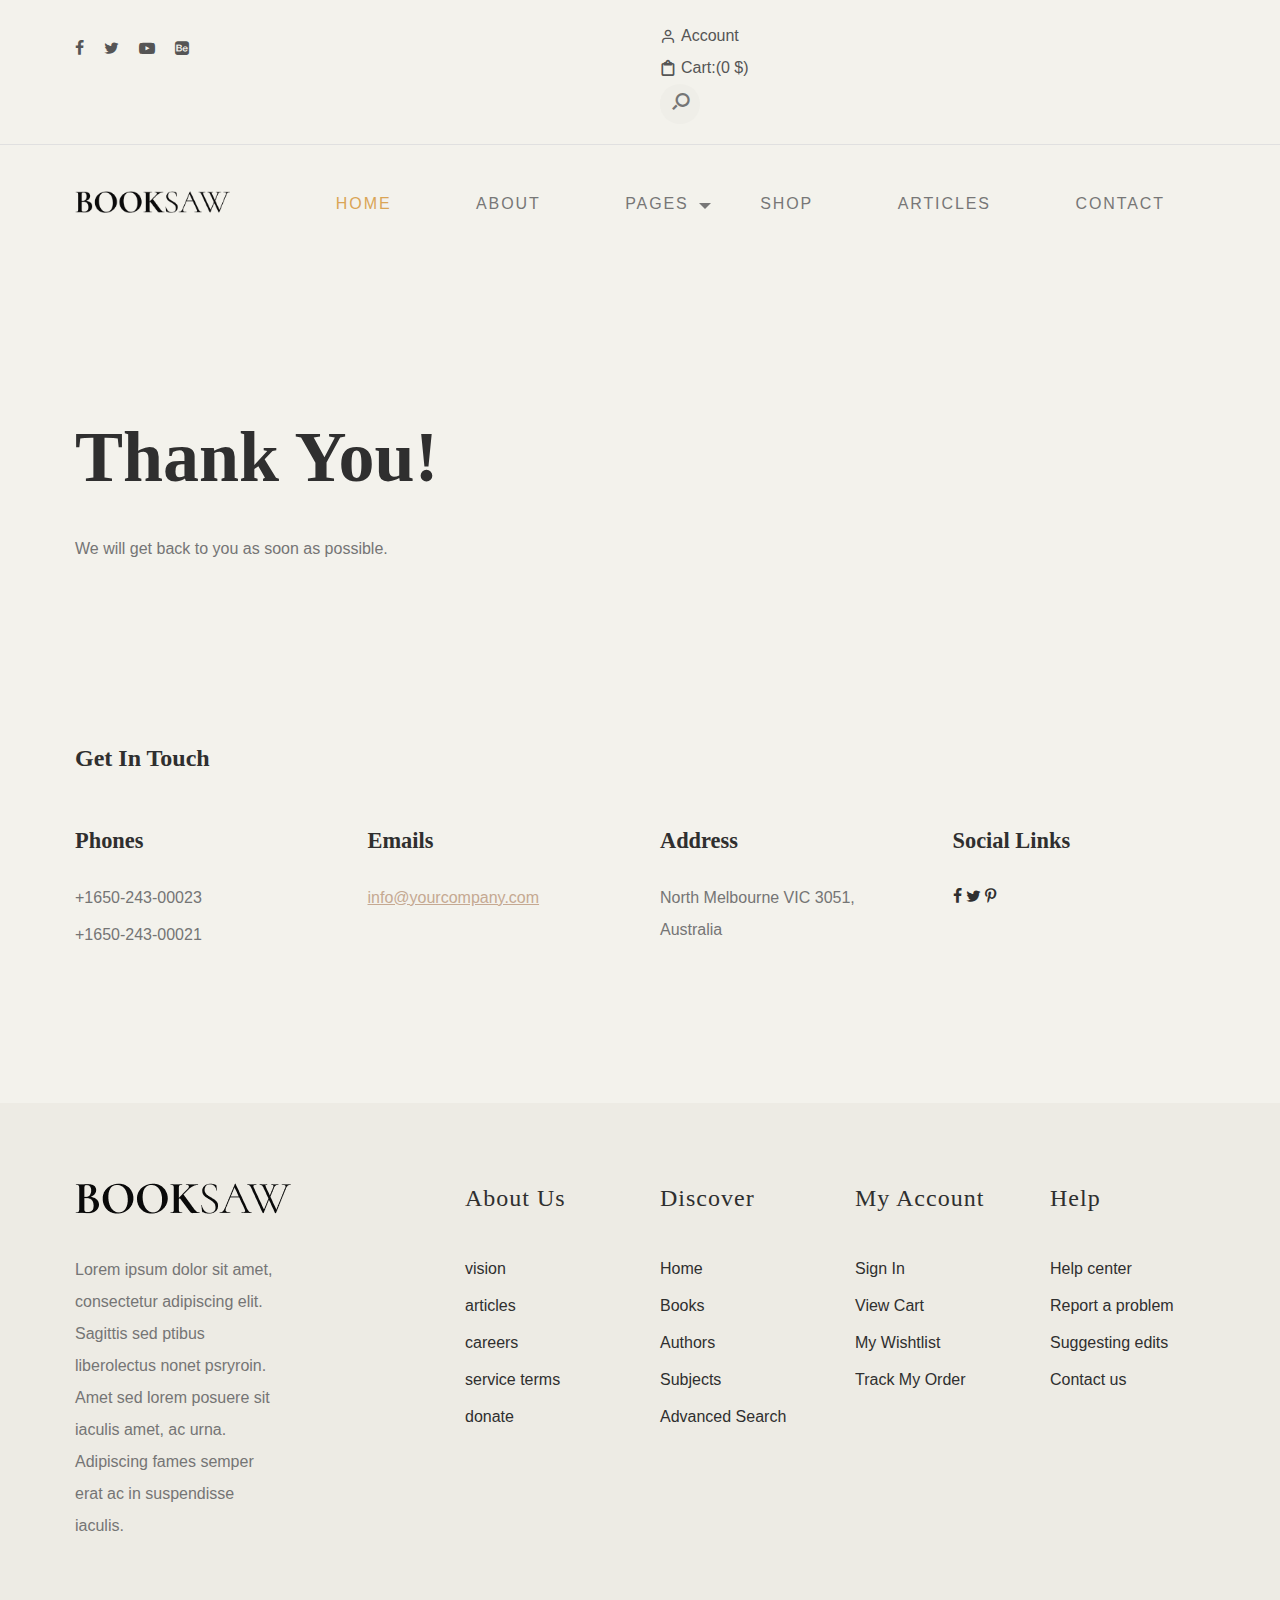
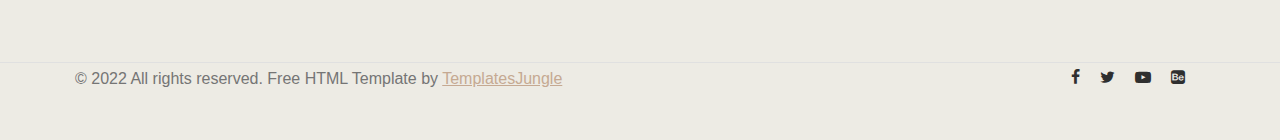
<file: QLThuVien/Book-Store/thank-you.html>
<!DOCTYPE html>
<html class="no-js" lang="en">
	<head>
		<title>Architecture Portfolio</title>
		<meta charset="utf-8">
	    <meta http-equiv="X-UA-Compatible" content="IE=edge">
	    <meta name="viewport" content="width=device-width, initial-scale=1.0">
	    <meta name="format-detection" content="telephone=no">
	    <meta name="apple-mobile-web-app-capable" content="yes">
	    <meta name="author" content="">
	    <meta name="keywords" content="">
	    <meta name="description" content="">

	    <link rel="stylesheet" type="text/css" href="css/normalize.css">
	    <link rel="stylesheet" type="text/css" href="icomoon/icomoon.css">
	    <link rel="stylesheet" type="text/css" href="css/vendor.css">
	    <link rel="stylesheet" type="text/css" href="css/style.css">

		<!-- script
		================================================== -->
		<script src="js/modernizr.js"></script>

	</head>

<body>

<div id="header-wrap">
	
	<div class="top-content">
		<div class="container">
			<div class="row">
				<div class="col-md-6">
					<div class="social-links">
						<ul>
							<li>
								<a href="#"><i class="icon icon-facebook"></i></a>
							</li>
							<li>
								<a href="#"><i class="icon icon-twitter"></i></a>
							</li>
							<li>
								<a href="#"><i class="icon icon-youtube-play"></i></a>
							</li>
							<li>
								<a href="#"><i class="icon icon-behance-square"></i></a>
							</li>
						</ul>
					</div><!--social-links-->
				</div>
				<div class="col-md-6">
					<div class="right-element">
						<a href="#" class="user-account for-buy"><i class="icon icon-user"></i><span>Account</span></a>
						<a href="#" class="cart for-buy"><i class="icon icon-clipboard"></i><span>Cart:(0 $)</span></a>

						<div class="action-menu">

							<div class="search-bar">
								<a href="#" class="search-button search-toggle" data-selector="#header-wrap">
									<i class="icon icon-search"></i>
								</a>
								<form role="search" method="get" class="search-box">
									<input class="search-field text search-input" placeholder="Search" type="search">
								</form>
							</div>
						</div>

					</div><!--top-right-->
				</div>
				
			</div>
		</div>
	</div><!--top-content-->

	<header id="header">
		<div class="container">
			<div class="row">

				<div class="col-md-2">
					<div class="main-logo">
						<a href="index.html"><img src="images/main-logo.png" alt="logo"></a>
					</div>

				</div>

				<div class="col-md-10">
					
					<nav id="navbar">
						<div class="main-menu stellarnav">
							<ul class="menu-list">
								<li class="menu-item active"><a href="#home" data-effect="Home">Home</a></li>
								<li class="menu-item"><a href="#about" class="nav-link" data-effect="About">About</a></li>
								<li class="menu-item has-sub">
									<a href="#pages" class="nav-link" data-effect="Pages">Pages</a>

									<ul>
								        <li class="active"><a href="index.html">Home</a></li>
								        <li><a href="about.html">About</a></li>
								        <li><a href="styles.html">Styles</a></li>
								        <li><a href="blog.html">Blog</a></li>
								        <li><a href="single-post.html">Post Single</a></li>
								        <li><a href="shop.html">Our Store</a></li>
								        <li><a href="single-product.html">Product Single</a></li>
								        <li><a href="contact.html">Contact</a></li>
								        <li><a href="thank-you.html">Thank You</a></li>
								     </ul>

								</li>
								<li class="menu-item"><a href="#popular-books" class="nav-link" data-effect="Shop">Shop</a></li>
								<li class="menu-item"><a href="#latest-blog" class="nav-link" data-effect="Articles">Articles</a></li>
								<li class="menu-item"><a href="#contact" class="nav-link" data-effect="Contact">Contact</a></li>
							</ul>

							<div class="hamburger">
				                <span class="bar"></span>
				                <span class="bar"></span>
				                <span class="bar"></span>
				            </div>

						</div>
					</nav>

				</div>

			</div>
		</div>
	</header>
		
</div><!--header-wrap-->


<section>
	<div class="container">
		<div class="row">
			<div class="col-md-12">			
				<h1 class="page-title">Thank You!</h1>
				<p>We will get back to you as soon as possible.</p>
			</div>
		</div>
	</div>

</section>

<section class="contact-information padding-large mt-3">
	<div class="container">
		<div class="row">
			<div class="col-md-12">

					<h2>Get in Touch</h2>

					<div class="contact-detail d-flex flex-wrap mt-4">
						<div class="row">

							<div class="col-md-3">
								<div class="detail">
									<h3>Phones</h3>
									<ul class="list-unstyled">
										<li><i class="icon icon-phone"></i>+1650-243-00023</li>
										<li><i class="icon icon-phone"></i>+1650-243-00021</li>
									</ul>
								</div><!--detail-->
							</div>

							<div class="col-md-3">
								<div class="detail">
									<h3>Emails</h3>
									<ul class="list-unstyled">
										<li>
											<i class="icon icon-envelope-o"></i>
											<a href="mailto:info@yourcompany.com">info@yourcompany.com</a>
										</li>
									</ul>
								</div><!--detail-->
							</div>

							<div class="col-md-3">
								<div class="address detail">
									<h3>Address</h3>
									<ul class="list-unstyled">
										<li>
											<i class="icon icon-map-marker"></i>
											<span>North Melbourne VIC 3051, Australia</span>
										</li>
									</ul>
								</div><!--detail-->	
							</div>
							<div class="col-md-3">
								<div class="detail">
									<h3>Social Links</h3>
									<div class="social-links flex-container">
										<a href="#" class="icon icon-facebook"></a>
										<a href="#" class="icon icon-twitter"></a>
										<a href="#" class="icon icon-pinterest-p"></a>
										<a href="#" class="icon icon-youtube"></a>
										<a href="#" class="icon icon-linkedin"></a>
									</div><!--social-links-->
								</div><!--detail-->
							</div>
						</div>

					</div><!--contact-detail-->
				</div>
			</div><!--col-md-6-->

		</div>
	</div>
</section>



<footer id="footer">
	<div class="container">
		<div class="row">

			<div class="col-md-4">
				
				<div class="footer-item">
					<div class="company-brand">
						<img src="images/main-logo.png" alt="logo" class="footer-logo">
						<p>Lorem ipsum dolor sit amet, consectetur adipiscing elit. Sagittis sed ptibus liberolectus nonet psryroin. Amet sed lorem posuere sit iaculis amet, ac urna. Adipiscing fames semper erat ac in suspendisse iaculis.</p>
					</div>
				</div>
				
			</div>

			<div class="col-md-2">

				<div class="footer-menu">
					<h5>About Us</h5>
					<ul class="menu-list">
						<li class="menu-item">
							<a href="#">vision</a>
						</li>
						<li class="menu-item">
							<a href="#">articles </a>
						</li>
						<li class="menu-item">
							<a href="#">careers</a>
						</li>
						<li class="menu-item">
							<a href="#">service terms</a>
						</li>
						<li class="menu-item">
							<a href="#">donate</a>
						</li>
					</ul>
				</div>

			</div>
			<div class="col-md-2">

				<div class="footer-menu">
					<h5>Discover</h5>
					<ul class="menu-list">
						<li class="menu-item">
							<a href="#">Home</a>
						</li>
						<li class="menu-item">
							<a href="#">Books</a>
						</li>
						<li class="menu-item">
							<a href="#">Authors</a>
						</li>
						<li class="menu-item">
							<a href="#">Subjects</a>
						</li>
						<li class="menu-item">
							<a href="#">Advanced Search</a>
						</li>
					</ul>
				</div>

			</div>
			<div class="col-md-2">

				<div class="footer-menu">
					<h5>My account</h5>
					<ul class="menu-list">
						<li class="menu-item">
							<a href="#">Sign In</a>
						</li>
						<li class="menu-item">
							<a href="#">View Cart</a>
						</li>
						<li class="menu-item">
							<a href="#">My Wishtlist</a>
						</li>
						<li class="menu-item">
							<a href="#">Track My Order</a>
						</li>
					</ul>
				</div>

			</div>
			<div class="col-md-2">

				<div class="footer-menu">
					<h5>Help</h5>
					<ul class="menu-list">
						<li class="menu-item">
							<a href="#">Help center</a>
						</li>
						<li class="menu-item">
							<a href="#">Report a problem</a>
						</li>
						<li class="menu-item">
							<a href="#">Suggesting edits</a>
						</li>
						<li class="menu-item">
							<a href="#">Contact us</a>
						</li>
					</ul>
				</div>

			</div>

		</div>
		<!-- / row -->

	</div>
</footer>

<div id="footer-bottom">
	<div class="container">
		<div class="row">
			<div class="col-md-12">

				<div class="copyright">
					<div class="row">

						<div class="col-md-6">
							<p>© 2022 All rights reserved. Free HTML Template by <a href="https://www.templatesjungle.com/" target="_blank">TemplatesJungle</a></p>
						</div>

						<div class="col-md-6">
							<div class="social-links align-right">
								<ul>
									<li>
										<a href="#"><i class="icon icon-facebook"></i></a>
									</li>
									<li>
										<a href="#"><i class="icon icon-twitter"></i></a>
									</li>
									<li>
										<a href="#"><i class="icon icon-youtube-play"></i></a>
									</li>
									<li>
										<a href="#"><i class="icon icon-behance-square"></i></a>
									</li>
								</ul>
							</div>
						</div>

					</div>
				</div><!--grid-->

			</div><!--footer-bottom-content-->
		</div>
	</div>
</div>

<script src="js/jquery-1.11.0.min.js"></script>
<script src="js/plugins.js"></script>
<script src="js/script.js"></script>

</body>
</html>
</file>
<file: QLThuVien/Book-Store/icomoon/icomoon.css>
@font-face {
  font-family: 'icomoon';
  src:  url('fonts/icomoon.eot?23qo56');
  src:  url('fonts/icomoon.eot?23qo56#iefix') format('embedded-opentype'),
    url('fonts/icomoon.ttf?23qo56') format('truetype'),
    url('fonts/icomoon.woff?23qo56') format('woff'),
    url('fonts/icomoon.svg?23qo56#icomoon') format('svg');
  font-weight: normal;
  font-style: normal;
  font-display: block;
}

[class^="icon-"], [class*=" icon-"] {
  /* use !important to prevent issues with browser extensions that change fonts */
  font-family: 'icomoon' !important;
  speak: never;
  font-style: normal;
  font-weight: normal;
  font-variant: normal;
  text-transform: none;
  line-height: 1;

  /* Better Font Rendering =========== */
  -webkit-font-smoothing: antialiased;
  -moz-osx-font-smoothing: grayscale;
}

.icon-ns-arrow-right:before {
  content: "\e90b";
}
.icon-cancel:before {
  content: "\e904";
}
.icon-arrow-left-circle:before {
  content: "\e902";
}
.icon-arrow-right-circle:before {
  content: "\e903";
}
.icon-user:before {
  content: "\e907";
}
.icon-search:before {
  content: "\e905";
}
.icon-notes:before {
  content: "\e906";
}
.icon-clipboard:before {
  content: "\e908";
}
.icon-close:before {
  content: "\e909";
}
.icon-currency-dollar:before {
  content: "\e90a";
}
.icon-arrow-left:before {
  content: "\e900";
}
.icon-arrow-right:before {
  content: "\e901";
}
.icon-twitter:before {
  content: "\f099";
}
.icon-facebook:before {
  content: "\f09a";
}
.icon-facebook-f:before {
  content: "\f09a";
}
.icon-bars:before {
  content: "\f0c9";
}
.icon-navicon:before {
  content: "\f0c9";
}
.icon-reorder:before {
  content: "\f0c9";
}
.icon-youtube-play:before {
  content: "\f16a";
}
.icon-behance-square:before {
  content: "\f1b5";
}
.icon-paper-plane:before {
  content: "\f1d8";
}
.icon-send:before {
  content: "\f1d8";
}
.icon-pinterest-p:before {
  content: "\f231";
}
</file>
<file: QLThuVien/Book-Store/css/style.css>
/*
Theme Name: Book Store
Theme URI: https://templatesjungle.com/
Author: TemplatesJungle
Author URI: https://templatesjungle.com/
Description: Book Store is specially designed product packaged for Book Store by TemplateJungle.
Version: 1.1
*/

/*--------------------------------------------------------------
/* GENERAL STYLES
--------------------------------------------------------------*/
/*--------------------------------------------------------------
/** 1. VARIABLES
--------------------------------------------------------------*/
:root {
  /* widths for rows and containers
     */
  --header-height: 160px;
  --header-height-min: 80px;
}
/* on mobile devices below 600px
 */
@media screen and (max-width: 600px) {
  :root {
    --header-height: 100px;
    --header-height-min: 80px;
  }
}
/* Theme Colors */
:root {
  --accent-color: #c5a992;
  --secondary-color: #c5a992;
  --dark-color: #2f2f2f;
  --light-color: #f3f2ec;
  --body-text-color: #757575;
  --light-text-color: #afafaf;
  --dark-text-color: #2f2f2f;
}
/* Fonts */
:root {
  --body-font: "Raleway", sans-serif;
  --heading-font: "Prata", Georgia, serif;
  --secondary-font: "Playfair Display", Georgia, serif;
}

/* 2.1 General Styles
/*----------------------------------------------*/
*,
*::before,
*::after {
  -webkit-box-sizing: border-box;
  -moz-box-sizing: border-box;
  box-sizing: border-box;
}
html {
  box-sizing: border-box;
}
body {
  font-family: var(--body-font);
  font-size: 16px;
  line-height: 2;
  color: var(--body-text-color);
  background-color: var(--light-color);
}
body.no-scroll {
  overflow: hidden;
}
a {
  color: var(--accent-color);
  transition: 0.3s color ease-out;
}
a:hover {
  color: #111;
}
ul,
ol {
  margin-top: 0;
  margin-bottom: 10px;
  margin-left: 0;
}
ul ul,
ol ul,
ul ol,
ol ol {
  margin-top: 5px;
  margin-bottom: 0;
}
ul li,
ol li {
  margin-bottom: 5px;
  outline: 0;
}
ul li.active a {
  color: #daa556;
}
ul li:last-child,
ol li:last-child {
  margin-bottom: 0;
}
dl {
  margin-top: 0;
  margin-bottom: 2rem;
}
dt,
dd {
  line-height: 1.42857143;
}
dt {
  font-weight: bold;
}
dd {
  margin-left: 0;
}
button,
input,
select,
textarea {
  font-family: inherit;
  font-size: inherit;
  line-height: inherit;
  outline: 0;
}
figure {
  margin: 0;
}
img {
  display: inline-block;
  border: 0;
  max-width: 100%;
  height: auto;
  vertical-align: middle;
}
::selection {
  background: rgba(0, 0, 0, 0.8);
  color: #fff;
  text-shadow: none;
}
::-moz-selection {
  background: rgba(0, 0, 0, 0.8);
  color: #fff;
  text-shadow: none;
}

/* image align */
figure.align-right {
  margin: 30px 0 30px 30px;
}

/* Typography */
/*----------------------------------------------*/

h1,
.h1,
h2,
.h2,
h3,
.h3,
h4,
.h4,
h5,
.h5,
h6,
.h6 {
  font-family: var(--heading-font);
  line-height: 1.2;
  color: var(--dark-color);
}
h1.light,
.h1,
h2.light,
.h2,
h3.light,
.h3,
h4.light,
.h4,
h5.light,
.h5,
h6.light,
.h6 {
  color: #fff;
}
h1,
h2,
h3 {
  margin: 25px 0;
  text-transform: capitalize;
}
h5,
h6 {
  letter-spacing: 1px;
}
h1,
.h1 {
  font-size: 2.5em;
  line-height: 1.4;
}
h2,
.h2 {
  font-size: 1.5em;
  line-height: 1.4;
}
h3,
.h3 {
  font-size: 1.4em;
  line-height: 1.4;
}
h4,
.h4 {
  font-size: 1.1em;
  line-height: 1.4;
}
h5,
.h5 {
  font-size: 0.83em;
  line-height: 1.25;
}
h6,
.h6 {
  font-size: 0.67em;
  line-height: 1.1;
}
h1 a,
h2 a,
h3 a,
h4 a,
h5 a,
h6 a {
  font-weight: inherit;
  color: inherit;
  text-decoration: none;
}
p {
  margin: 0 0 20px 0;
}
p:empty {
  display: none;
}
small {
  font-size: 85%;
}
mark {
  background-color: #fcf8e3;
  padding: 0.28rem;
}
dfn,
cite,
em,
i {
  font-style: italic;
}
code,
kbd,
var {
  font-size: 14px;
}
code {
  background-color: #f9f2f4;
}
abbr {
  border-bottom: 0.1px dotted #666;
  cursor: help;
}
::placeholder {
  color: #999;
}

/*----------------------------------------------*/
/* 2.1 Floating & Alignment */
/*----------------------------------------------*/

.align-left {
  float: left;
  text-align: left;
}
.align-right {
  float: right;
  text-align: right;
}
.align-center {
  display: block;
  margin-left: auto;
  margin-right: auto;
  text-align: center;
}
/**::after,*/
.container::after,
.row::after,
.clearfix::after {
  display: block;
  clear: both;
  content: "";
}

/** Text Align
--------------------------------------------------------------*/

.text-left {
  text-align: left;
}
.text-right {
  text-align: right;
}
.text-center {
  text-align: center;
}
.text-justify {
  text-align: justify;
}
.text-nowrap {
  white-space: nowrap;
}
.text-lead {
  font-size: 120%;
  line-height: 1.7em;
}
.text-lead strong {
  font-size: 115%;
  font-weight: 500;
}
.text-muted {
  color: #777;
}
.text-pri {
  color: #ff9697;
}
.text-hide {
  font: 0/0 a;
  color: transparent;
  text-shadow: none;
  background-color: transparent;
  border: 0;
}

/*------------------------------------------------
/* 2.3 Forms
–––––––––––––––––––––––––––––––––––––––––––––––––– */
input[type="email"],
input[type="number"],
input[type="search"],
input[type="text"],
input[type="tel"],
input[type="url"],
input[type="password"],
textarea,
select {
  height: 38px;
  padding: 6px 10px; /* The 6px vertically centers text on FF, ignored by Webkit */
  background-color: #fff;
  border: 1px solid #d1d1d1;
  border-radius: 4px;
  box-shadow: none;
  box-sizing: border-box;
}
/* Removes awkward default styles on some inputs for iOS */
input[type="email"],
input[type="number"],
input[type="search"],
input[type="text"],
input[type="tel"],
input[type="url"],
input[type="password"],
textarea {
  -webkit-appearance: none;
  -moz-appearance: none;
  appearance: none;
}
textarea {
  min-height: 65px;
  padding-top: 6px;
  padding-bottom: 6px;
}
input[type="email"]:focus,
input[type="number"]:focus,
input[type="search"]:focus,
input[type="text"]:focus,
input[type="tel"]:focus,
input[type="url"]:focus,
input[type="password"]:focus,
textarea:focus,
select:focus {
  border: 1px solid #33c3f0;
  outline: 0;
}
label,
legend {
  display: block;
  margin-bottom: 0.5rem;
  font-weight: 600;
}
fieldset {
  padding: 0;
  border-width: 0;
}
input[type="checkbox"],
input[type="radio"] {
  display: inline;
}
label > .label-body {
  display: inline-block;
  margin-left: 0.5rem;
  font-weight: normal;
}

/*------------------------------------------------
/* 2.4 Lists
–––––––––––––––––––––––––––––––––––––––––––––––––– */
ul {
  list-style: circle inside;
}
ol {
  list-style: decimal inside;
}
ol,
ul {
  padding-left: 0;
  margin-top: 0;
}
ul ul,
ul ol,
ol ol,
ol ul {
  margin: 1.5rem 0 1.5rem 3rem;
  font-size: 90%;
}
li {
  margin-bottom: 1rem;
}

/*------------------------------------------------
/* 2.5 Code
–––––––––––––––––––––––––––––––––––––––––––––––––– */
code {
  padding: 0.2rem 0.5rem;
  margin: 0 0.2rem;
  font-size: 90%;
  white-space: nowrap;
  background: #f1f1f1;
  border: 1px solid #e1e1e1;
  border-radius: 4px;
}
pre > code {
  display: block;
  padding: 1rem 1.5rem;
  white-space: pre;
}

/*------------------------------------------------
/* 2.6 Tables
–––––––––––––––––––––––––––––––––––––––––––––––––– */
th,
td {
  padding: 12px 15px;
  text-align: left;
  border-bottom: 1px solid #e1e1e1;
}
th:first-child,
td:first-child {
  padding-left: 0;
}
th:last-child,
td:last-child {
  padding-right: 0;
}

/*------------------------------------------------
/* 2.7 Spacing
–––––––––––––––––––––––––––––––––––––––––––––––––– */
button,
.button {
  margin-bottom: 1rem;
}
input,
textarea,
select,
fieldset {
  margin-bottom: 1.5rem;
}
pre,
blockquote,
dl,
figure,
table,
p,
ul,
ol,
form {
  margin-bottom: 2.5rem;
}

/*------------------------------------------------
/* 2.8 Utilities
–––––––––––––––––––––––––––––––––––––––––––––––––– */
.u-full-width {
  width: 100%;
  box-sizing: border-box;
}
.u-max-full-width {
  max-width: 100%;
  box-sizing: border-box;
}
.u-pull-right {
  float: right;
}
.u-pull-left {
  float: left;
}

.list-icon i {
  margin-right: 10px;
}
.list-unstyled {
  list-style: none;
}
.txt-fx .letter {
  opacity: 0;
}

/*------------------------------------------------
/* 2.9 Misc
–––––––––––––––––––––––––––––––––––––––––––––––––– */
hr {
  margin-top: 3rem;
  margin-bottom: 3.5rem;
  border-width: 0;
  border-top: 1px solid #e1e1e1;
}

/*--------------------------------------------------------------
/** 2.10 Buttons
--------------------------------------------------------------*/
a.btn,
input[type="button"],
input[type="submit"],
input[type="reset"],
input[type="file"],
button {
  background-image: none;
  background: var(--accent-color);
  text-decoration: none !important;
  display: inline-block;
  position: relative;
  border: 1px solid transparent;
  border-radius: 0;
  padding: 0.75em 1.5em;
  margin-top: 15px;
  font-size: 15px;
  font-weight: bold;
  line-height: normal;
  text-align: center;
  text-transform: uppercase;
  color: #fff;
  z-index: 1;
  cursor: pointer;
  white-space: nowrap;
  vertical-align: middle;
  -webkit-transition: all 0.3s ease-in;
  transition: all 0.3s ease-in;
  -ms-touch-action: manipulation;
  touch-action: manipulation;
  -webkit-user-select: none;
  -moz-user-select: none;
  -ms-user-select: none;
  user-select: none;
}
.btn:hover,
.btn:focus,
input[type="button"]:focus,
input[type="button"]:hover,
input[type="submit"]:focus,
input[type="submit"]:hover,
input[type="reset"]:focus,
input[type="reset"]:hover,
input[type="file"]:focus,
input[type="file"]:hover,
button:focus,
button:hover {
  text-decoration: none;
  outline: 0;
}
.light .btn:hover {
  color: #fff;
}
.btn:last-child {
  margin-right: 0;
}
.btn:active,
.btn.btn-outline-light:active,
.btn.btn-outline-dark:active,
.btn.btn-outline-accent:active,
input[type="button"]:active,
input[type="submit"]:active,
input[type="reset"]:active,
input[type="file"]:active,
button:active {
  outline: 0;
  background-image: none;
  -webkit-box-shadow: inset 0 1px 3px rgba(0, 0, 0, 0.3);
  box-shadow: inset 0 1px 3px rgba(0, 0, 0, 0.3);
}
.btn.disabled,
.btn[disabled],
fieldset[disabled] .btn {
  cursor: not-allowed;
  opacity: 0.65;
  box-shadow: none;
}
a.btn.disabled,
fieldset[disabled] a.btn {
  pointer-events: none;
}

/* - Button Sizes
------------------------------------------------------------- */
.btn.btn-small {
  padding: 0.325em 1.7em;
  font-size: 0.65em;
}
.btn.btn-medium {
  padding: 0.5em 1.75em;
  font-size: 0.75em;
}
.btn.btn-large {
  padding: 1em 2.5em;
}
.btn.btn-xlarge {
  padding: 1.5em 2.7em;
  font-size: 0.9em;
}
.btn.btn-image {
  background-color: transparent;
  padding: 0;
  max-height: 50px;
}
.btn.btn-image img {
  max-height: 50px;
}

/* - Button Shapes
------------------------------------------------------------- */
.btn.btn-rounded,
.btn.btn-rounded::after {
  border-radius: 4px;
}
.btn.btn-pill,
.btn.btn-pill::after {
  border-radius: 2em;
}
/* button outline */
.btn.btn-outline-dark,
.btn.btn-outline-light,
.btn.btn-outline-accent {
  border: 1px solid #fff;
  background: transparent;
  text-shadow: none;
  box-shadow: none;
}
.btn.btn-outline-dark:hover::after,
.btn.btn-outline-light:hover::after {
  background-color: transparent;
}
.btn.btn-outline-dark {
  border-color: #121212;
  color: #121212;
}
.btn.btn-outline-dark:hover {
  background: rgba(0, 0, 0, 0.03);
  background: #121212;
  border-color: #121212;
  color: #fff;
}
.btn.btn-outline-accent {
  background: transparent;
  border-color: var(--accent-color);
  color: var(--accent-color);
}
.btn.btn-outline-accent:hover {
  border-color: var(--dark-color);
  color: var(--dark-color) !important;
}
.btn.btn-outline-light {
  background: transparent;
  border-color: var(--light-text-color);
  color: var(--light-text-color);
}
.btn.btn-outline-light:hover {
  border-color: var(--accent-color);
  color: var(--accent-color) !important;
}
.btn.btn-full {
  display: block;
  margin: 0.85em 0;
  width: 100%;
  text-align: center;
}
/* button with line */
.btn-with-line {
  color: #fff;
  position: relative;
}
.btn-with-line:after {
  content: "";
  position: absolute;
  top: 8px;
  right: -66px;
  border-bottom: 2px solid #fff;
  width: 50%;
  z-index: 9;
  transition: 0.3s ease-out;
}
.btn-with-line:hover {
  color: #fff;
}
.btn-with-line:hover:after {
  width: 30%;
  right: -41px;
}
/* - Buttons Color Scheme
------------------------------------------------------------- */
.btn.btn-common {
  background: var(--accent-color);
  color: #fff;
}
.btn.btn-common:hover {
  background: #151515;
  color: #fff;
}
.btn.btn-accent {
  color: #ffffff;
  background-color: var(--accent-color);
}
.btn.btn-accent:hover {
  color: #ffffff !important;
  background-color: #121212;
}
.btn.btn-gray,
.btn.btn-grey {
  background: #9e9e9e;
  color: #fff;
}
.btn.btn-black {
  background: #121212;
  color: #fff;
}
.btn.btn-black:hover {
  background-color: #797979;
}
.btn.btn-white {
  background: #f8f8f8;
  text-shadow: none;
  color: #121212 !important;
}
.btn.btn-white:hover {
  background: var(--accent-color);
  text-shadow: none;
}

/* - Buttons Aligns
------------------------------------------------------------- */
.btn-left {
  text-align: left;
  display: block;
}
.btn-center {
  text-align: center;
  display: block;
}
.btn-right {
  text-align: right;
  display: block;
}

/*====================================================================*/
/* 5. CONTENT ELEMENTS */
/*====================================================================*/

/*--------------------------------------------------------------
/** 5.1 General Tabs
--------------------------------------------------------------*/
.nav {
  display: flex;
  flex-wrap: wrap;
  padding-left: 0;
  margin-bottom: 0;
  list-style: none;
}

.nav-link {
  display: block;
  padding: 0.5rem 1rem;
  text-decoration: none;
  transition: color 0.15s ease-in-out, background-color 0.15s ease-in-out,
    border-color 0.15s ease-in-out;
}
@media (prefers-reduced-motion: reduce) {
  .nav-link {
    transition: none;
  }
}
.nav-link:hover,
.nav-link:focus {
  color: var(--accent-color);
}
.nav-link.disabled {
  color: #6c757d;
  pointer-events: none;
  cursor: default;
}

.nav-tabs {
  border-bottom: 1px solid #dee2e6;
}
.nav-tabs .nav-link {
  color: #999;
  padding: 10px 30px;
  margin-bottom: -1px;
  background: none;
  border: 1px solid transparent;
  border-top-left-radius: 0.25rem;
  border-top-right-radius: 0.25rem;
}
.nav-tabs .nav-link:hover,
.nav-tabs .nav-link:focus {
  border-color: #e9ecef #e9ecef #dee2e6;
  isolation: isolate;
}
.nav-tabs .nav-link.disabled {
  color: #6c757d;
  background-color: transparent;
  border-color: transparent;
}
.nav-tabs .nav-link.active,
.nav-tabs .nav-item.show .nav-link {
  color: #495057;
  border-color: #dee2e6 #dee2e6 #fff;
}
.nav-tabs .dropdown-menu {
  margin-top: -1px;
  border-top-left-radius: 0;
  border-top-right-radius: 0;
}

.nav-pills .nav-link {
  background: none;
  border: 0;
  border-radius: 0.25rem;
}
.nav-pills .nav-link.active,
.nav-pills .show > .nav-link {
  color: #fff;
  background-color: #0d6efd;
}

.nav-fill > .nav-link,
.nav-fill .nav-item {
  flex: 1 1 auto;
  text-align: center;
}

.nav-justified > .nav-link,
.nav-justified .nav-item {
  flex-basis: 0;
  flex-grow: 1;
  text-align: center;
}

.nav-fill .nav-item .nav-link,
.nav-justified .nav-item .nav-link {
  width: 100%;
}

.bootstrap-tabs .tab-content {
  padding: 20px 0;
}
.bootstrap-tabs .tab-content > .tab-pane {
  display: none;
}
.bootstrap-tabs .tab-content > .active {
  display: block;
}

/*--------------------------------------------------------------
/** 5.2 Accordions
--------------------------------------------------------------*/
.fade {
  transition: opacity 0.15s linear;
}
@media (prefers-reduced-motion: reduce) {
  .fade {
    transition: none;
  }
}
.fade:not(.show) {
  opacity: 0;
}
.collapse:not(.show) {
  display: none;
}
.collapsing {
  height: 0;
  overflow: hidden;
  transition: height 0.35s ease;
}
@media (prefers-reduced-motion: reduce) {
  .collapsing {
    transition: none;
  }
}
.accordion-button {
  position: relative;
  display: flex;
  align-items: center;
  width: 100%;
  padding: 1rem 1.25rem;
  font-size: 1rem;
  color: #212529;
  text-align: left;
  background-color: #fff;
  border: 0;
  border-radius: 0;
  box-shadow: none;
  overflow-anchor: none;
  transition: color 0.15s ease-in-out, background-color 0.15s ease-in-out,
    border-color 0.15s ease-in-out, box-shadow 0.15s ease-in-out,
    border-radius 0.15s ease;
}
@media (prefers-reduced-motion: reduce) {
  .accordion-button {
    transition: none;
  }
}
.accordion-button:not(.collapsed) {
  color: var(--accent-color);
  /*box-shadow: inset 0 -1px 0 rgba(0, 0, 0, 0.125);*/
}
.accordion-button:not(.collapsed)::after {
  background-image: url("data:image/svg+xml,%3csvg xmlns='http://www.w3.org/2000/svg' viewBox='0 0 16 16' fill='%230c63e4'%3e%3cpath fill-rule='evenodd' d='M1.646 4.646a.5.5 0 0 1 .708 0L8 10.293l5.646-5.647a.5.5 0 0 1 .708.708l-6 6a.5.5 0 0 1-.708 0l-6-6a.5.5 0 0 1 0-.708z'/%3e%3c/svg%3e");
  transform: rotate(-180deg);
}
.accordion-button::after {
  flex-shrink: 0;
  width: 1.25rem;
  height: 1.25rem;
  margin-left: auto;
  content: "";
  background-image: url("data:image/svg+xml,%3csvg xmlns='http://www.w3.org/2000/svg' viewBox='0 0 16 16' fill='%23212529'%3e%3cpath fill-rule='evenodd' d='M1.646 4.646a.5.5 0 0 1 .708 0L8 10.293l5.646-5.647a.5.5 0 0 1 .708.708l-6 6a.5.5 0 0 1-.708 0l-6-6a.5.5 0 0 1 0-.708z'/%3e%3c/svg%3e");
  background-repeat: no-repeat;
  background-size: 1.25rem;
  transition: transform 0.2s ease-in-out;
}
@media (prefers-reduced-motion: reduce) {
  .accordion-button::after {
    transition: none;
  }
}
.accordion-button:hover {
  z-index: 2;
}
.accordion-button:focus {
  z-index: 3;
  outline: 0;
  box-shadow: none;
}
.accordion-header {
  margin-bottom: 0;
}
.accordion-item {
  background-color: #fff;
  border-bottom: 1px solid rgba(0, 0, 0, 0.125);
}
.accordion-body {
  padding: 1rem 1.25rem;
}

.accordion-flush .accordion-collapse {
  border-width: 0;
}
.accordion-flush .accordion-item {
  border-right: 0;
  border-left: 0;
  border-radius: 0;
}
.accordion-flush .accordion-item:first-child {
  border-top: 0;
}
.accordion-flush .accordion-item:last-child {
  border-bottom: 0;
}
.accordion-flush .accordion-item .accordion-button {
  border-radius: 0;
}

/*--------------------------------------------------------------
This is main CSS file that contains custom style rules used in this template
--------------------------------------------------------------*/

/* - Section Padding
--------------------------------------------------------------*/
.padding-xsmall {
  padding-top: 0.5em;
  padding-bottom: 0.5em;
}
.padding-small {
  padding-top: 2em;
  padding-bottom: 2em;
}
.padding-medium {
  padding-top: 4em;
  padding-bottom: 4em;
}
.padding-large {
  padding-top: 7em;
  padding-bottom: 7em;
}
.padding-xlarge {
  padding-top: 9.5em;
  padding-bottom: 9.5em;
}
.padding-2xlarge {
  padding-top: 15em;
  padding-bottom: 15em;
}

/* no padding */
.no-padding-top {
  padding-top: 0 !important;
}
.no-padding-bottom {
  padding-bottom: 0 !important;
}
.no-gutter {
  padding: 0 !important;
}

/* no padding and margin */
.no-padding {
  padding: 0;
}
.no-margin {
  margin: 0;
}

/* - Section margin
--------------------------------------------------------------*/
.margin-small {
  margin-top: 3em;
  margin-bottom: 3em;
}
.margin-medium {
  margin-top: 4.5em;
  margin-bottom: 4.5em;
}
.margin-large {
  margin-top: 6em;
  margin-bottom: 6em;
}
.margin-xlarge {
  margin-top: 7.5em;
  margin-bottom: 7.5em;
}

@media only screen and (max-width: 768px) {
  .margin-small,
  .margin-medium,
  .margin-large,
  .margin-xlarge {
    margin-top: 1em;
    margin-bottom: 1em;
  }
}

/* - Button
------------------------------------------------------------- */

button {
  font-size: 1em;
  font-weight: 600;
  border: none;
  height: 65px;
  cursor: pointer;
  text-transform: uppercase;
}
.btn-wrap {
  text-transform: capitalize;
}
.btn-wrap a {
  text-decoration: none;
  font-weight: 600;
}
.btn-wrap a:hover {
  color: #74642f;
}
.btn-normal {
  color: #fff;
}
.btn-accent {
  color: #111;
}
.btn-submit {
  background: #fff;
  color: #2f2f2f;
}
.btn-submit:hover {
  background-color: #c5a992;
  color: #fff;
}
.btn-accent-arrow {
  color: #111;
}
.btn-wrap i.icon {
  transition: 0.5s ease-out;
  font-size: 9px;
  padding-left: 10px;
}
.btn-wrap:hover i.icon {
  padding-left: 20px;
}
.btn-subscribe {
  width: 30%;
  color: #111;
  background: transparent;
  margin: 0;
  height: max-content;
}
.btn-subscribe span {
  transition: 0.5s ease-out;
  padding-right: 5px;
  opacity: 1;
}
.btn-subscribe:hover span {
  padding-right: 10px;
  opacity: 0.5;
}

/*--- Image hover Effect
-----------------------------------------------*/
.image-hvr-effect {
  display: flex;
  overflow: hidden;
}
.image-hvr-effect img.post-image {
  transform: scale(1);
  will-change: transform;
  transition: transform 0.8s cubic-bezier(0.25, 0.46, 0.45, 0.94);
  z-index: 0;
}
.image-hvr-effect:hover img.post-image {
  transform: scale(1.1);
}

/*--- Pattern Overlay
-----------------------------------------------*/
.pattern-overlay {
  background-image: url(images/pattern1.png);
  background-repeat: no-repeat;
  background-position: top right;
}

.leaf-pattern-overlay {
  background-image: url(images/leaf.png);
  background-repeat: no-repeat;
  background-position: bottom left;
}
.corner-pattern-overlay {
  background-image: url(images/pattern2.png);
  background-repeat: no-repeat;
  background-position: top right;
}
/*--- Page Title
-----------------------------------------------*/
.page-title {
  font-size: 4.5em;
  margin-top: 2em;
}
@media screen and (max-width: 768px) {
  .page-title {
    font-size: 2.5em;
    margin-top: 1em;
  }
}
/*--- Section Title
-----------------------------------------------*/
.section-header {
  position: relative;
}
.section-title {
  font-size: 3em;
  font-weight: 500;
  line-height: 1;
  position: relative;
  margin-bottom: 75px;
}
.section-title.divider {
  width: 100%;
}
.section-title.divider:after {
  content: "";
  border-bottom: 3px solid #74642f;
  position: absolute;
  right: 0;
  bottom: -16px;
  left: 0;
  width: 50px;
}
.section-header .section-title:before,
.section-header .section-title:after {
  content: "";
  border-bottom: 1px solid #e0e0e0;
  position: absolute;
  top: 30px;
  width: 25%;
  align-items: center;
}
.section-header .section-title:before {
  left: 3px;
}
.section-header .section-title:after {
  right: 3px;
}
.section-header .title span {
  font-size: 14px;
  color: #afafaf;
  text-transform: uppercase;
}

@media screen and (max-width: 1366px) {
  .section-header .section-title:before,
  .section-header .section-title:after {
    width: 30%;
  }
}

@media screen and (max-width: 999px) {
  .section-header .section-title:before,
  .section-header .section-title:after {
    width: 25%;
  }
}

@media screen and (max-width: 768px) {
  .section-title {
    font-size: 2em;
  }
  .section-header .section-title:before,
  .section-header .section-title:after {
    top: 60px;
    width: 100%;
  }
}

/* -- Image Dimension
--------------------------------------------------------------*/
img.post-image {
  width: 100%;
  height: 328px;
  object-fit: cover;
}

/* -- Slick Slide
--------------------------------------------------------------*/
.slick-dots {
  bottom: -100px;
}
.slick-dots li {
  width: 10px;
  height: 10px;
  background: #d7d5cc;
  color: #d7d5cc;
  border-radius: 50%;
}
.slick-dots .slick-active {
  color: #74642f;
  background: #74642f;
  border: 1px solid #d7d5cc;
  outline: 1px solid #d7d5cc;
}

/* -- Top Menu Part
--------------------------------------------------------------*/
.top-content {
  padding: 20px 0;
  border-bottom: 1px solid #e0e0e0;
}
.social-links ul {
  list-style: none;
  display: flex;
  width: 15%;
}
.social-links a {
  color: var(--dark-text-color);
  text-decoration: none;
}
.top-content li {
  padding-right: 30px;
}
.top-content li:last-child {
  padding-right: 0;
}
.top-content a {
  color: #555;
  text-decoration: none;
}
.top-content .row {
  display: flex;
  align-items: center;
  justify-content: space-between;
}
.top-content .menu2 {
  display: flex;
  align-items: center;
  justify-content: end;
  gap: 0 20px;
}
.top-content .for-buy {
  display: flex;
  align-items: center;
  gap: 0 5px;
}

/* - Search Form hover Effects
------------------------------------------------------------- */
#header-wrap .action-menu {
  display: inline-block;
  align-items: baseline;
}
#header-wrap .action-menu span.opennav.openicon {
  cursor: pointer;
}
.action-menu .icon {
  font-size: 18px;
  font-weight: 800;
}
.action-menu .search-bar {
  overflow: hidden;
}
.action-menu .search-bar,
.action-menu .open-icon-wrap {
  width: 40px;
  height: 40px;
  background: #efeee8;
  border-radius: 40px;
  margin-right: 25px;
  display: flex;
  justify-content: right;
  align-items: center;
  cursor: pointer;
  transition: 0.3s width cubic-bezier(0, 0.75, 0.49, 0.99);
}
#header-wrap .search-button {
  order: 1;
  padding-right: 10px;
  padding-left: 10px;
  text-decoration: none;
  color: var(--body-text-color);
}
#header-wrap.show .search-bar {
  width: 300px;
}
#header-wrap .search-bar form {
  margin: 0;
}
#header-wrap .search-box .search-input {
  width: 250px;
  border: 0;
  margin-bottom: 0;
  font-weight: 300;
  padding-left: 20px;
  background: #efeee8;
}

.action-menu .side-nav-bar .menu-btn a,
.action-menu .searchbar a {
  color: #000;
  text-decoration: none;
  line-height: 2.2;
}
.action-menu .icon.icon-menu-btn:hover {
  color: #fff;
  text-decoration: none;
}
.action-menu .menu-btn a {
  color: #07051a;
  text-decoration: none;
}
.action-menu .icon.icon-menu-btn:hover {
  color: var(--accent-color);
  text-decoration: none;
}

@media screen and (max-width: 768px) {
  .action-menu .search-bar {
    margin-top: 20px;
    width: 100%;
  }
}

/* - Main Navigation
------------------------------------------------------------- */
#header {
  padding: 40px 0;
}
#header .menu-list a {
  text-transform: uppercase;
  font-weight: 500;
  letter-spacing: 0.12em;
}

/*----- Billboard
--------------------------------------------------------------*/
#billboard .main-slider {
  padding: 120px 0;
}
.main-slider .slider-item {
  display: flex;
  width: 100%;
  justify-content: center;
}
.main-slider .banner-content {
  width: 35%;
  margin-top: 90px;
  margin-right: 175px;
}
.banner-content h2.banner-title {
  font-size: 4.5em;
  font-weight: 500;
  color: #222;
}
.banner-content p {
  margin: 0 0 60px 0;
}
#billboard .slick-dots {
  left: 200px;
  bottom: 110px;
  width: 10%;
  text-align: inherit;
}
#billboard button.slick-arrow {
  background: transparent;
  border: 1px solid #e5e3da;
  padding: initial;
  width: 50px;
  height: 50px;
  border-radius: 50%;
  position: absolute;
  top: 270px;
  z-index: 5;
  cursor: pointer;
}
#billboard button.slick-arrow:hover {
  border: 1px solid #74642f;
  background-color: #e5e3da;
}
#billboard button.prev.slick-arrow {
  left: 110px;
}
#billboard button.next.slick-arrow {
  right: 110px;
}
#billboard .slick-arrow i.icon {
  color: #8c8c8c;
}

@media screen and (max-width: 1366px) {
  #billboard button.prev.slick-arrow {
    left: 0;
  }
  #billboard button.next.slick-arrow {
    right: 0;
  }
}

@media screen and (max-width: 999px) {
  .banner-content h2.banner-title {
    font-size: 3.5em;
  }
  #billboard .main-slider {
    margin: 70px 0;
    padding: 0;
  }
  .main-slider .slider-item {
    flex-wrap: wrap;
    text-align: center;
    flex-direction: column-reverse;
  }
  .main-slider .banner-content {
    width: 100%;
    margin-top: 60px;
    margin-right: 0;
    margin-bottom: 80px;
  }
  #billboard .slick-dots {
    left: 0;
    bottom: 0;
    width: 100%;
    text-align: center;
  }
}

/*----- Featured Books Section
--------------------------------------------------------------*/
#special-offer,
#popular-books,
#featured-books {
  margin-bottom: 180px;
}
#featured-books .product-list {
  border-bottom: 1px solid #e0e0e0;
  margin-bottom: 30px;
}

/*----- Best Selling Section Section
--------------------------------------------------------------*/
#best-selling {
  background: #edebe4;
  padding: 140px 0;
  margin-bottom: 180px;
}
/*#best-selling .container {
    max-width: 1000px;
}*/
#best-selling .products-thumb {
  /*width: 50%;*/
  margin-right: 60px;
  box-shadow: 2px 6px 34px 4px rgba(63, 63, 63, 0.08);
}
#best-selling .product-entry {
  /*width: 50%;*/
  margin-top: 80px;
}
#best-selling .product-entry h3.item-title {
  font-size: 1.8em;
  font-weight: 100;
  margin-top: 15px;
}
#best-selling .product-entry .item-price {
  font-size: 1.5em;
  color: #74642f;
  margin-bottom: 40px;
}
@media screen and (max-width: 768px) {
  #best-selling .products-thumb {
    margin: 0;
  }
}

/*----- Popular Books Section
--------------------------------------------------------------*/
.tab-content {
  position: relative;
}
[data-tab-content] {
  opacity: 0;
  visibility: hidden;
  height: 0;
  overflow: hidden;
}
.active[data-tab-content] {
  opacity: 1;
  visibility: visible;
  height: auto;
}
.tabs {
  display: flex;
  flex-wrap: wrap;
  margin: 55px 0;
  justify-content: center;
  list-style: none;
}
.tabs .tab {
  font-weight: 600;
  color: #999;
  margin-right: 50px;
  cursor: pointer;
}
.tabs .tab.active,
.tabs .tab:hover {
  color: #111;
  border-bottom: 2px solid #9a884c;
}
img.books-image {
  /*height: 290px;*/
  margin-right: 10px;
  margin-bottom: 20px;
  object-fit: cover;
}

/*----- Quotation Section
--------------------------------------------------------------*/
#quotation .section-title.divider,
#quotation .section-title.divider:after {
  margin: 0 auto;
}
#quotation blockquote {
  width: 40%;
  margin: 0 auto;
  margin-bottom: 180px;
}
#quotation q {
  display: block;
  font-size: 1.6em;
  padding: 40px 0;
}
#quotation .author-name {
  font-family: "Prata", Georgia, serif;
  font-size: 1.4em;
}
@media screen and (max-width: 768px) {
  #quotation blockquote {
    width: 80%;
  }
}
/*
@media screen and (max-width: 1320px) {
  #quotation blockquote {
      width: 60%;
  }
}
*/
/*----- Special Offer Section
--------------------------------------------------------------*/
#special-offer .section-header {
  background: #edebe4;
  padding: 140px 0 220px;
  margin-bottom: -141px;
  z-index: -1;
}
#special-offer .section-title {
  width: 70%;
  margin: 0 auto;
}
span.prev-price {
  color: #999;
  font-size: 0.8em;
  padding-right: 10px;
  text-decoration: line-through;
}

/*
@media screen and (max-width: 780px) {
  #subscribe form#form {
      width: 90%;
  }
  #subscribe .subscribe-content {
      width: 90%;
  }
}*/

/*----- Latest Blog Section
--------------------------------------------------------------*/
#latest-blog {
  margin-bottom: 180px;
}
#latest-blog article.column {
  margin-bottom: 60px;
}
#latest-blog figure {
  margin-bottom: 30px;
}
#latest-blog .meta-date {
  font-family: "Prata", Georgia, serif;
  color: #74642f;
  padding-bottom: 20px;
}
#latest-blog h3 {
  font-size: 1.7em;
  font-weight: 500;
  margin-top: 0;
}
#latest-blog .links-element {
  display: flex;
  justify-content: space-between;
  border-top: 1px solid #c8c8c8;
  padding-top: 20px;
}
#latest-blog .categories {
  text-transform: uppercase;
}
.social-links li {
  padding-right: 20px;
}

@media screen and (max-width: 999px) {
  #latest-blog h3 {
    font-size: 1.4em;
  }
}

@media screen and (max-width: 767px) {
  #latest-blog .grid {
    flex-wrap: wrap;
  }
  #latest-blog article.column {
    width: 100%;
  }
}

/*----- Footer Section
--------------------------------------------------------------*/
footer#footer {
  padding-top: 80px;
  padding-bottom: 80px;
  border-bottom: 1px solid #e0e0e0;
}
#footer,
#footer-bottom {
  background-color: #edebe4;
}
#footer .footer-item {
  margin-right: 100px;
}
#footer .footer-item img.footer-logo {
  margin-bottom: 40px;
}
#footer .footer-item p {
  width: 80%;
}
#footer .footer-menu {
  margin-right: 40px;
  margin-bottom: 40px;
}
#footer .footer-menu ul {
  list-style: none;
}
#footer .footer-menu ul a {
  color: var(--dark-text-color);
  text-decoration: none;
}
#footer .footer-menu:last-child {
  margin-right: 0;
}
.footer-menu h5 {
  font-size: 1.5em;
  font-weight: 500;
  margin-top: 0;
  margin-bottom: 40px;
  text-transform: capitalize;
}

@media screen and (max-width: 768px) {
  #footer .footer-item {
    margin-right: 0;
  }
}

/* Shop page */
.products-grid {
  display: flex;
  justify-content: space-between;
  flex-wrap: wrap;
}
.product-style {
  position: relative;
  margin: 0 15px 25px;
}
.product-style figcaption p {
  margin-bottom: 20px;
}
.products-grid .product-style {
  width: 25%;
}
.products-grid.col-5 .product-style {
  width: 20%;
}
.products-grid.col-4 .product-style {
  width: 25%;
}
.products-grid.col-3 .product-style {
  width: 33.33%;
}
.product-style img.product-item {
  background: #efeee8;
  border: 1px solid #eae8df;
  padding: 15%;
  cursor: pointer;
  width: 100%;
}
.product-style button.add-to-cart {
  background: #000;
  color: #fff;
  width: 70%;
  text-transform: uppercase;
  text-align: center;
  line-height: 3;
  position: absolute;
  bottom: 300px;
  left: 40px;
  z-index: 9;
  opacity: 0;
  transition: 0.5s ease-out;
}
.product-style:hover button.add-to-cart {
  bottom: 380px;
  opacity: 1;
}
.product-style figcaption {
  margin-top: 30px;
  margin-bottom: 30px;
  text-align: center;
}
.product-style figcaption > h3 {
  font-size: 1.4em;
  font-weight: 500;
  color: #74642f;
  margin: 0;
}
.product-style .item-price {
  color: #74642f;
  font-size: 1.3em;
}

@media screen and (max-width: 768px) {
  .products-grid .product-style {
    width: 45%;
  }
  .product-style img.product-item {
    /*height: 550px;*/
    object-fit: contain;
    margin: 0 auto;
  }
  .products-grid.col-3 .product-style,
  .products-grid.col-4 .product-style,
  .products-grid.col-5 .product-style {
    width: 100%;
  }
}
@media screen and (max-width: 575px) {
  .products-grid .product-style {
    width: 100%;
  }
}
</file>
<file: QLThuVien/Book-Store/css/bg.css>
.gradient-custom-3 {
    /* fallback for old browsers */
    background: #84fab0;

    /* Chrome 10-25, Safari 5.1-6 */
    background: -webkit-linear-gradient(to right, rgba(132, 250, 176, 0.5), rgba(143, 211, 244, 0.5));

    /* W3C, IE 10+/ Edge, Firefox 16+, Chrome 26+, Opera 12+, Safari 7+ */
    background: linear-gradient(to right, rgba(132, 250, 176, 0.5), rgba(143, 211, 244, 0.5))
}

.gradient-custom-4 {
    /* fallback for old browsers */
    background: #84fab0;

    /* Chrome 10-25, Safari 5.1-6 */
    background: -webkit-linear-gradient(to right, rgba(132, 250, 176, 1), rgba(143, 211, 244, 1));

    /* W3C, IE 10+/ Edge, Firefox 16+, Chrome 26+, Opera 12+, Safari 7+ */
    background: linear-gradient(to right, rgba(132, 250, 176, 1), rgba(143, 211, 244, 1))
}
.modal-footer {
    border-top: 0px; 
}
.war{
    color: red;
}
</file>
